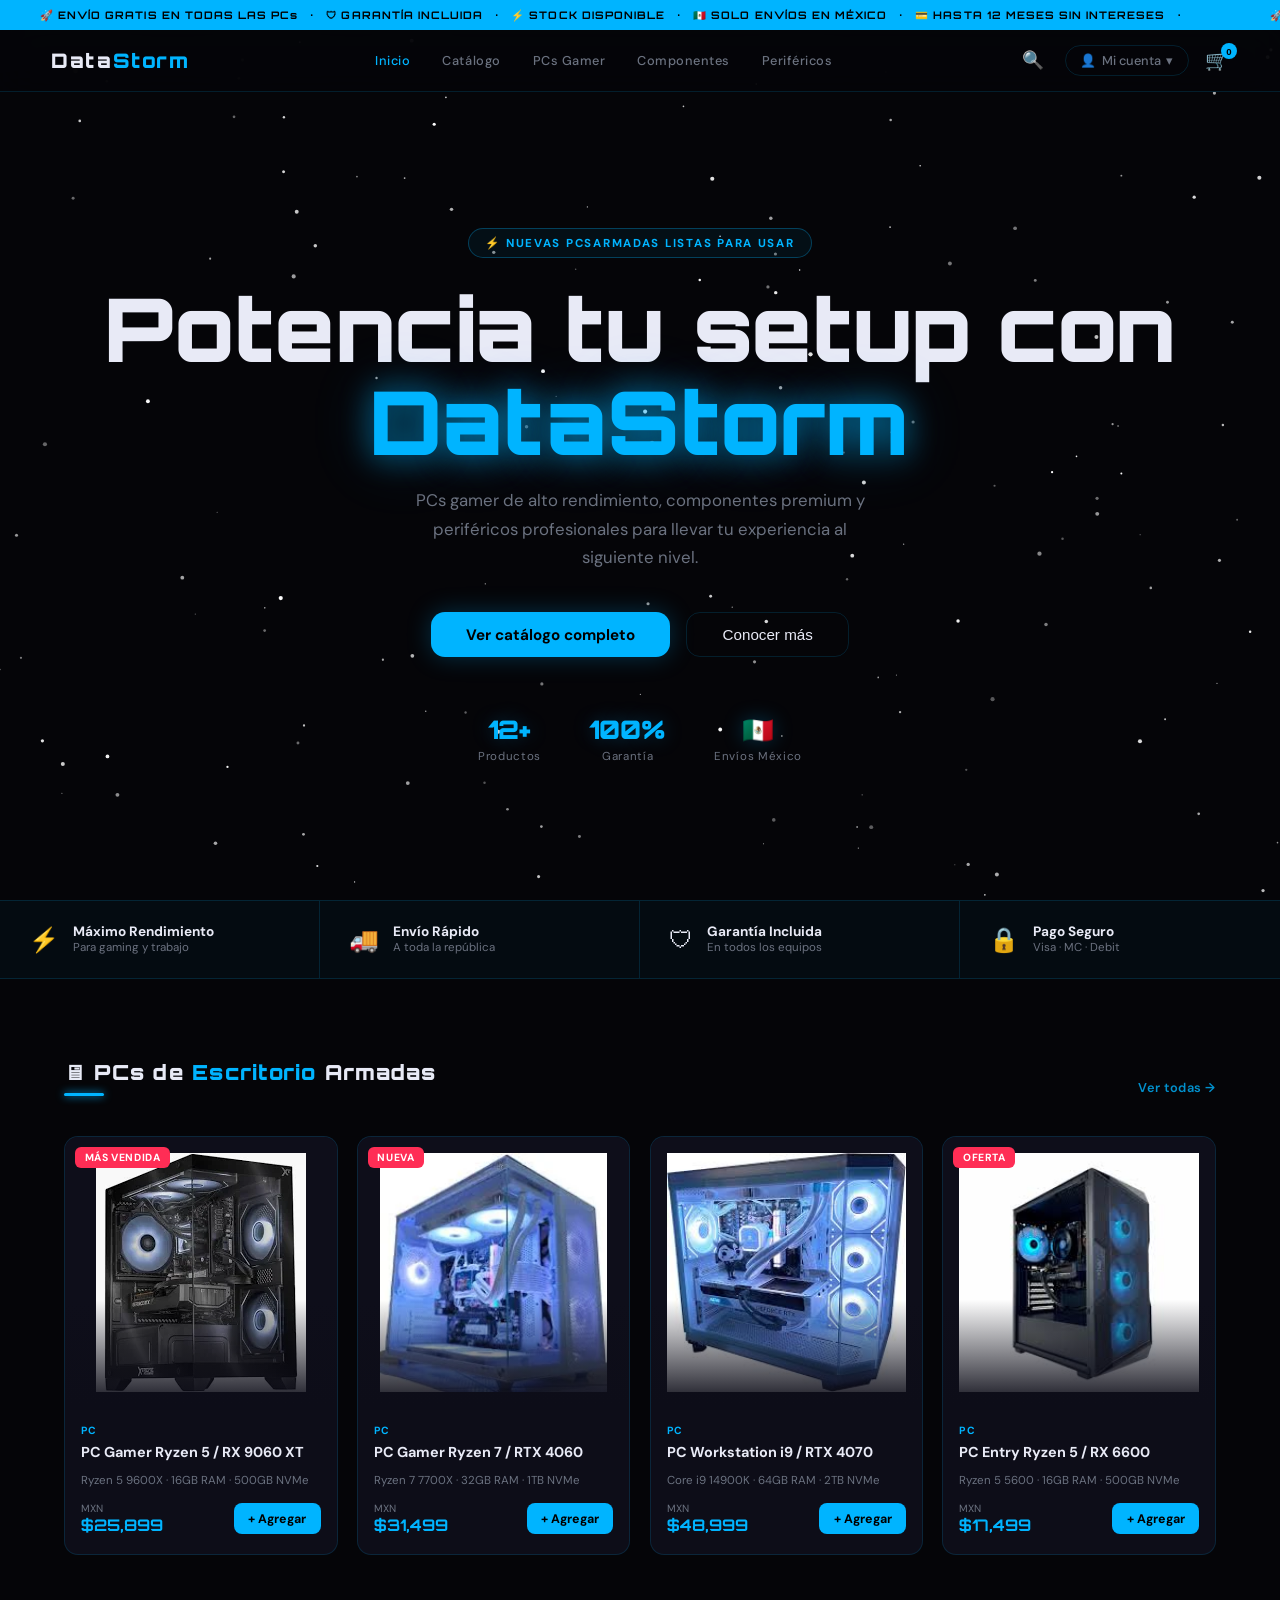
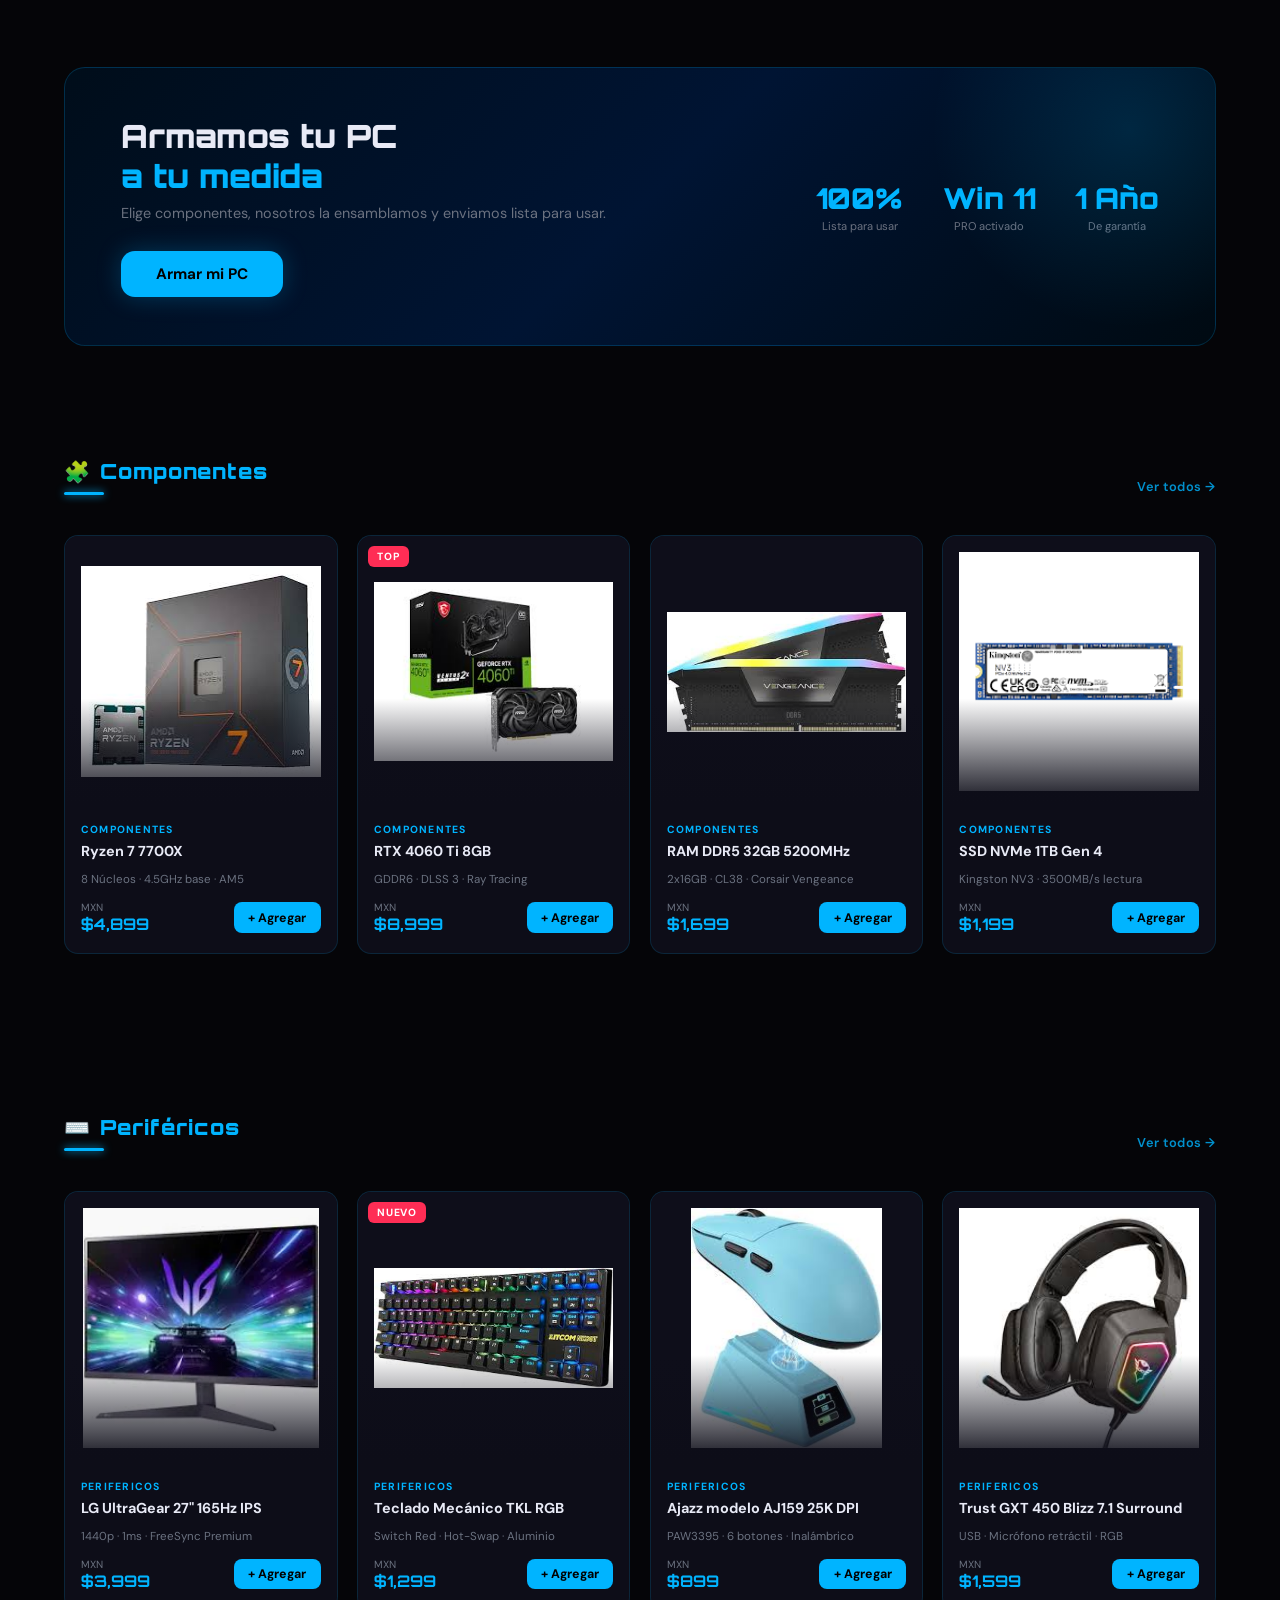
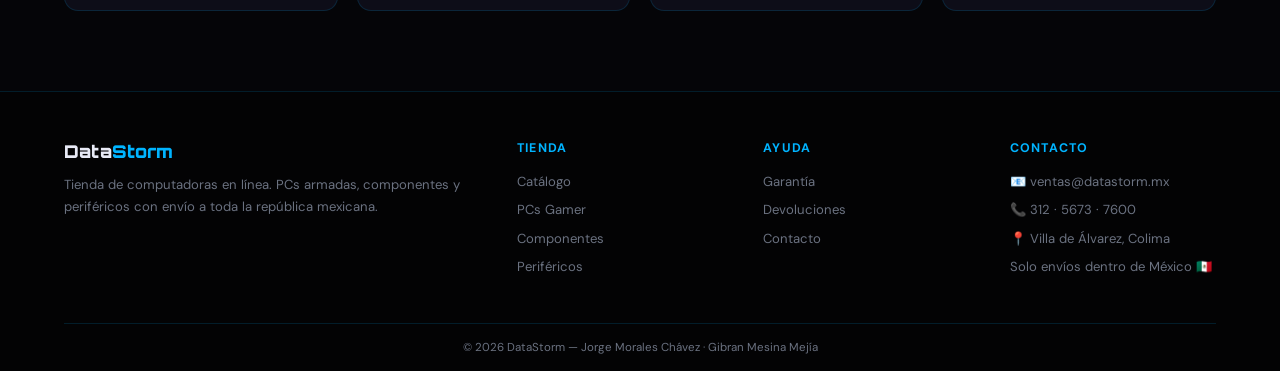
<file: index.html>
<!DOCTYPE html>
<html lang="es">
<head>
<meta charset="UTF-8">
<meta name="viewport" content="width=device-width, initial-scale=1.0">
<title>DataStorm — Tienda de Computadoras</title>
<link rel="preconnect" href="https://fonts.googleapis.com">
<link href="https://fonts.googleapis.com/css2?family=Orbitron:wght@400;700;900&family=DM+Sans:wght@300;400;500;700&display=swap" rel="stylesheet">
<link rel="stylesheet" href="assets/css/estilo.css">
<style>
.hero { position: relative; z-index: 1; min-height: calc(100vh - 92px); display: flex; flex-direction: column; align-items: center; justify-content: center; text-align: center; padding: 4rem 2rem; }
.hero-eyebrow { display: inline-flex; align-items: center; gap: .5rem; font-size: .72rem; font-weight: 700; letter-spacing: .15em; color: var(--neon); border: 1px solid rgba(0,180,255,.3); background: rgba(0,180,255,.06); padding: .4rem 1rem; border-radius: 99px; margin-bottom: 1.5rem; animation: fadeUp .6s ease both; }
.hero-title { font-family: var(--font-head); font-size: clamp(2.4rem, 7vw, 5.5rem); font-weight: 900; line-height: 1.05; margin-bottom: 1.2rem; animation: fadeUp .7s .1s ease both; }
.hero-title .glow { color: var(--neon); text-shadow: 0 0 30px rgba(0,180,255,.6), 0 0 60px rgba(0,180,255,.3); }
.hero-sub { font-size: 1.05rem; color: var(--text-dim); max-width: 480px; line-height: 1.7; margin-bottom: 2.5rem; animation: fadeUp .7s .2s ease both; }
.hero-btns { display: flex; gap: 1rem; flex-wrap: wrap; justify-content: center; animation: fadeUp .7s .3s ease both; }
.btn-primary { padding: .8rem 2.2rem; border-radius: var(--radius); background: var(--neon); color: #000; font-weight: 700; font-size: .95rem; transition: box-shadow .2s, transform .2s; box-shadow: 0 0 24px var(--neon-glow); cursor: pointer; border: none; }
.btn-primary:hover { transform: translateY(-2px); box-shadow: 0 0 40px rgba(0,180,255,.5); }
.btn-ghost { padding: .8rem 2.2rem; border-radius: var(--radius); border: 1.5px solid var(--border); color: var(--text); font-weight: 500; font-size: .95rem; transition: border-color .2s, color .2s; background: none; cursor: pointer; }
.btn-ghost:hover { border-color: var(--neon); color: var(--neon); }
.hero-stats { display: flex; gap: 3rem; margin-top: 3.5rem; animation: fadeUp .7s .45s ease both; }
.stat-item { text-align: center; }
.stat-num { font-family: var(--font-head); font-size: 1.6rem; font-weight: 900; color: var(--neon); text-shadow: 0 0 20px var(--neon-glow); }
.stat-label { font-size: .72rem; color: var(--text-dim); margin-top: .2rem; letter-spacing: .06em; }
.benefits { position: relative; z-index: 1; display: grid; grid-template-columns: repeat(4, 1fr); gap: 0; border-top: 1px solid var(--border); border-bottom: 1px solid var(--border); background: rgba(0,180,255,.04); }
.benefit-item { display: flex; align-items: center; gap: .9rem; padding: 1.4rem 1.8rem; border-right: 1px solid var(--border); }
.benefit-item:last-child { border-right: none; }
.benefit-icon { font-size: 1.5rem; }
.benefit-title { font-size: .85rem; font-weight: 700; }
.benefit-sub { font-size: .72rem; color: var(--text-dim); }
.section { position: relative; z-index: 1; padding: 5rem clamp(1.2rem,5vw,4rem); }
.section-header { display: flex; align-items: flex-end; justify-content: space-between; margin-bottom: 2.5rem; }
.section-title { font-family: var(--font-head); font-size: 1.3rem; font-weight: 900; letter-spacing: .06em; }
.section-title span { color: var(--neon); }
.section-line { display: block; width: 40px; height: 3px; background: var(--neon); border-radius: 2px; margin-top: .5rem; box-shadow: 0 0 8px var(--neon); }
.section-link { font-size: .8rem; color: var(--neon); font-weight: 600; letter-spacing: .04em; opacity: .8; transition: opacity .2s; cursor: pointer; }
.section-link:hover { opacity: 1; }
.products-grid { display: grid; grid-template-columns: repeat(auto-fill, minmax(230px, 1fr)); gap: 1.2rem; }
.product-card { background: var(--card); border: 1px solid var(--border); border-radius: var(--radius); overflow: hidden; cursor: pointer; transition: transform .3s, box-shadow .3s, border-color .3s; opacity: 0; transform: translateY(30px); }
.product-card.visible { opacity: 1; transform: translateY(0); transition: opacity .5s ease, transform .5s ease, box-shadow .3s, border-color .3s; }
.product-card:hover { transform: translateY(-6px); box-shadow: 0 12px 40px rgba(0,180,255,.15), 0 0 0 1px rgba(0,180,255,.3); border-color: rgba(0,180,255,.35); }
.product-img { aspect-ratio: 1; background: var(--bg3); display: flex; align-items: center; justify-content: center; font-size: 4rem; position: relative; overflow: hidden; }
.product-img::after { content: ''; position: absolute; inset: 0; background: linear-gradient(to bottom, transparent 60%, var(--card)); }
.product-badge { position: absolute; top: 10px; left: 10px; background: var(--red); color: #fff; font-size: .65rem; font-weight: 700; letter-spacing: .06em; padding: .25rem .6rem; border-radius: 6px; z-index: 1; }
.product-body { padding: 1rem 1rem 1.2rem; }
.product-cat { font-size: .65rem; font-weight: 700; letter-spacing: .12em; color: var(--neon); text-transform: uppercase; margin-bottom: .35rem; }
.product-name { font-size: .9rem; font-weight: 700; line-height: 1.35; margin-bottom: .6rem; color: var(--text); }
.product-specs { font-size: .72rem; color: var(--text-dim); margin-bottom: .8rem; line-height: 1.5; }
.product-footer { display: flex; align-items: center; justify-content: space-between; margin-top: auto; }
.product-price { font-family: var(--font-head); font-size: 1rem; font-weight: 700; color: var(--neon); }
.product-price small { font-family: var(--font-body); font-size: .65rem; color: var(--text-dim); font-weight: 400; display: block; }
.btn-add-card { background: var(--neon); color: #000; border: none; border-radius: 8px; padding: .45rem .9rem; font-family: var(--font-body); font-size: .78rem; font-weight: 700; cursor: pointer; transition: opacity .2s, transform .1s; }
.btn-add-card:hover { opacity: .85; }
.btn-add-card:active { transform: scale(.95); }
.mid-banner { position: relative; z-index: 1; margin: 2rem clamp(1.2rem,5vw,4rem); border-radius: calc(var(--radius)*1.5); overflow: hidden; background: linear-gradient(135deg, #000d1a 0%, #001433 50%, #000a12 100%); border: 1px solid rgba(0,180,255,.2); padding: 3rem 3.5rem; display: flex; align-items: center; justify-content: space-between; gap: 2rem; }
.mid-banner::before { content: ''; position: absolute; top: -50%; right: -10%; width: 400px; height: 400px; background: radial-gradient(circle, rgba(0,180,255,.15) 0%, transparent 70%); pointer-events: none; }
.banner-text h2 { font-family: var(--font-head); font-size: clamp(1.2rem,3vw,2rem); font-weight: 900; margin-bottom: .5rem; }
.banner-text h2 span { color: var(--neon); }
.banner-text p { color: var(--text-dim); font-size: .9rem; }
.banner-stats { display: flex; gap: 2.5rem; flex-shrink: 0; }
.bstat { text-align: center; }
.bstat-num { font-family: var(--font-head); font-size: 1.8rem; font-weight: 900; color: var(--neon); }
.bstat-label { font-size: .7rem; color: var(--text-dim); margin-top: .2rem; }
.footer { position: relative; z-index: 1; border-top: 1px solid var(--border); padding: 3rem clamp(1.2rem,5vw,4rem) 0; background: rgba(0,0,0,.4); }
.footer-grid { display: grid; grid-template-columns: 2fr repeat(3,1fr); gap: 2.5rem; padding-bottom: 2.5rem; }
.footer-brand .logo { font-family: var(--font-head); font-size: 1.1rem; font-weight: 900; margin-bottom: .75rem; color: var(--text); }
.footer-brand .logo span { color: var(--neon); }
.footer-brand p { font-size: .82rem; color: var(--text-dim); line-height: 1.7; }
.footer-col h4 { font-size: .78rem; font-weight: 700; letter-spacing: .1em; color: var(--neon); margin-bottom: .9rem; }
.footer-col li { margin-bottom: .45rem; }
.footer-col a { font-size: .82rem; color: var(--text-dim); transition: color .2s; cursor: pointer; }
.footer-col a:hover { color: var(--text); }
.footer-bar { border-top: 1px solid var(--border); text-align: center; padding: 1rem; font-size: .72rem; color: var(--text-dim); }
.reveal { opacity: 0; transform: translateY(28px); transition: opacity .6s ease, transform .6s ease; }
.reveal.visible { opacity: 1; transform: translateY(0); }
@keyframes fadeUp { from { opacity:0; transform:translateY(12px); } to { opacity:1; transform:translateY(0); } }
@media (max-width: 900px) { .benefits { grid-template-columns: 1fr 1fr; } .benefit-item:nth-child(2) { border-right: none; } .footer-grid { grid-template-columns: 1fr 1fr; } .mid-banner { flex-direction: column; text-align: center; } .banner-stats { justify-content: center; } }
@media (max-width: 600px) { .nav-center { display: none; } .benefits { grid-template-columns: 1fr; } .benefit-item { border-right: none; border-bottom: 1px solid var(--border); } .hero-stats { gap: 1.5rem; } .footer-grid { grid-template-columns: 1fr; } }
</style>
</head>
<body>
<canvas id="particles-canvas"></canvas>
<div class="top-bar"><div class="marquee-track" id="marquee-track"></div></div>
<nav class="navbar">
  <a class="nav-logo" href="index.html">Data<span>Storm</span></a>
  <div class="nav-center">
    <a href="index.html" class="active">Inicio</a>
    <a href="pages/catalogo.html">Catálogo</a>
    <a href="pages/catalogo.html?cat=pc">PCs Gamer</a>
    <a href="pages/catalogo.html?cat=componentes">Componentes</a>
    <a href="pages/catalogo.html?cat=perifericos">Periféricos</a>
  </div>
  <div class="nav-right">
    <div class="search-wrap">
      <button class="search-btn" id="search-btn" onclick="toggleSearch()" title="Buscar">🔍</button>
      <div class="search-box" id="search-box">
        <div class="search-input-wrap"><span>🔍</span><input type="text" id="search-input" placeholder="Buscar productos…" oninput="buscar(this.value)" autocomplete="off"></div>
        <div class="search-results" id="search-results"><div class="search-empty">Escribe para buscar…</div></div>
      </div>
    </div>
    <div class="auth-nav-item">
      <button class="auth-trigger" id="auth-trigger" onclick="toggleAuthMenu(event)">👤 <span id="auth-label">Mi cuenta</span> ▾</button>
      <div class="auth-dropdown" id="auth-dropdown"></div>
    </div>
    <button class="cart-btn" onclick="location.href='pages/carrito.html'" title="Carrito">🛒<span class="cart-badge" id="cart-count">0</span></button>
  </div>
</nav>
<section class="hero">
  <div class="hero-eyebrow">⚡ NUEVAS PCSARMADAS LISTAS PARA USAR</div>
  <h1 class="hero-title">Potencia tu setup con <span class="glow">DataStorm</span></h1>
  <p class="hero-sub">PCs gamer de alto rendimiento, componentes premium y periféricos profesionales para llevar tu experiencia al siguiente nivel.</p>
  <div class="hero-btns">
    <a href="pages/catalogo.html" class="btn-primary">Ver catálogo completo</a>
    <button class="btn-ghost" onclick="document.querySelector('.benefits').scrollIntoView({behavior:'smooth'})">Conocer más</button>
  </div>
  <div class="hero-stats">
    <div class="stat-item"><div class="stat-num">12+</div><div class="stat-label">Productos</div></div>
    <div class="stat-item"><div class="stat-num">100%</div><div class="stat-label">Garantía</div></div>
    <div class="stat-item"><div class="stat-num">🇲🇽</div><div class="stat-label">Envíos México</div></div>
  </div>
</section>
<div class="benefits">
  <div class="benefit-item"><span class="benefit-icon">⚡</span><div><div class="benefit-title">Máximo Rendimiento</div><div class="benefit-sub">Para gaming y trabajo</div></div></div>
  <div class="benefit-item"><span class="benefit-icon">🚚</span><div><div class="benefit-title">Envío Rápido</div><div class="benefit-sub">A toda la república</div></div></div>
  <div class="benefit-item"><span class="benefit-icon">🛡</span><div><div class="benefit-title">Garantía Incluida</div><div class="benefit-sub">En todos los equipos</div></div></div>
  <div class="benefit-item"><span class="benefit-icon">🔒</span><div><div class="benefit-title">Pago Seguro</div><div class="benefit-sub">Visa · MC · Debit</div></div></div>
</div>
<section class="section">
  <div class="section-header reveal">
    <div><div class="section-title">🖥 PCs de <span>Escritorio</span> Armadas</div><span class="section-line"></span></div>
    <a href="pages/catalogo.html?cat=pc" class="section-link">Ver todas →</a>
  </div>
  <div class="products-grid" id="grid-pcs"></div>
</section>
<div class="mid-banner reveal">
  <div class="banner-text">
    <h2>Armamos tu PC<br><span>a tu medida</span></h2>
    <p>Elige componentes, nosotros la ensamblamos y enviamos lista para usar.</p>
    <br>
    <a href="pages/armar-pc.html" class="btn-primary" style="display:inline-block;margin-top:.5rem">Armar mi PC</a>
  </div>
  <div class="banner-stats">
    <div class="bstat"><div class="bstat-num">100%</div><div class="bstat-label">Lista para usar</div></div>
    <div class="bstat"><div class="bstat-num">Win 11</div><div class="bstat-label">PRO activado</div></div>
    <div class="bstat"><div class="bstat-num">1 Año</div><div class="bstat-label">De garantía</div></div>
  </div>
</div>
<section class="section">
  <div class="section-header reveal">
    <div><div class="section-title">🧩 <span>Componentes</span></div><span class="section-line"></span></div>
    <a href="pages/catalogo.html?cat=componentes" class="section-link">Ver todos →</a>
  </div>
  <div class="products-grid" id="grid-componentes"></div>
</section>
<section class="section">
  <div class="section-header reveal">
    <div><div class="section-title">⌨️ <span>Periféricos</span></div><span class="section-line"></span></div>
    <a href="pages/catalogo.html?cat=perifericos" class="section-link">Ver todos →</a>
  </div>
  <div class="products-grid" id="grid-perifericos"></div>
</section>
<footer class="footer">
  <div class="footer-grid">
    <div class="footer-brand"><div class="logo">Data<span>Storm</span></div><p>Tienda de computadoras en línea. PCs armadas, componentes y periféricos con envío a toda la república mexicana.</p></div>
    <div class="footer-col"><h4>TIENDA</h4><ul><li><a href="pages/catalogo.html">Catálogo</a></li><li><a href="pages/catalogo.html?cat=pc">PCs Gamer</a></li><li><a href="pages/catalogo.html?cat=componentes">Componentes</a></li><li><a href="pages/catalogo.html?cat=perifericos">Periféricos</a></li></ul></div>
    <div class="footer-col"><h4>AYUDA</h4><ul><li><a href="#">Garantía</a></li><li><a href="#">Devoluciones</a></li><li><a href="#">Contacto</a></li></ul></div>
    <div class="footer-col"><h4>CONTACTO</h4><ul><li><a href="mailto:ventas@datastorm.mx">📧 ventas@datastorm.mx</a></li><li><a href="tel:+523301234">📞 312 · 5673 · 7600</a></li><li><a href="#">📍 Villa de Álvarez, Colima</a></li><li><a href="#">Solo envíos dentro de México 🇲🇽</a></li></ul></div>
  </div>
  <div class="footer-bar">© 2026 DataStorm — Jorge Morales Chávez · Gibran Mesina Mejía</div>
</footer>
<div id="toast"></div>
<div class="auth-modal-overlay" id="auth-modal">
  <div class="auth-modal-box">
    <button class="auth-modal-close" onclick="cerrarModal()">✕</button>
    <div class="auth-tabs">
      <button class="auth-tab active" id="tab-login" onclick="switchTab('login')">Iniciar sesión</button>
      <button class="auth-tab" id="tab-registro" onclick="switchTab('registro')">Crear cuenta</button>
      <div class="auth-tab-bar" id="tab-bar"></div>
    </div>
    <div id="panel-login">
      <div class="form-group"><label>CORREO ELECTRÓNICO</label><input type="email" id="l-correo" placeholder="tu@correo.com" onkeypress="if(event.key==='Enter')loginSubmit()"></div>
      <div class="form-group"><label>CONTRASEÑA</label><input type="password" id="l-pass" placeholder="••••••••" onkeypress="if(event.key==='Enter')loginSubmit()"></div>
      <button class="btn-submit" onclick="loginSubmit()">Iniciar sesión</button>
      <p class="auth-switch">¿No tienes cuenta? <a onclick="switchTab('registro')">Regístrate</a></p>
    </div>
    <div id="panel-registro" style="display:none">
      <div class="form-group"><label>NOMBRE COMPLETO</label><input type="text" id="r-nombre" placeholder="Jorge Morales Chávez"></div>
      <div style="display:grid;grid-template-columns:1fr 1fr;gap:.8rem">
        <div class="form-group"><label>TELÉFONO</label><input type="tel" id="r-tel" placeholder="33-1234-5678"></div>
        <div class="form-group"><label>CORREO</label><input type="email" id="r-correo" placeholder="tu@correo.com"></div>
      </div>
      <div class="form-group"><label>DOMICILIO</label><input type="text" id="r-dom" placeholder="Calle, número, ciudad"></div>
      <div class="form-group"><label>CONTRASEÑA</label><input type="password" id="r-pass" placeholder="Mínimo 6 caracteres"></div>
      <button class="btn-submit" onclick="registroSubmit()">Crear mi cuenta</button>
      <p class="auth-switch">¿Ya tienes cuenta? <a onclick="switchTab('login')">Inicia sesión</a></p>
    </div>
  </div>
</div>
<script src="assets/js/productos.js"></script>
<script src="assets/js/carrito.js"></script>
<script src="assets/js/funciones.js"></script>
<script src="assets/js/busqueda.js"></script>
<script src="assets/js/auth.js"></script>
<script>
const grid_pcs = document.getElementById('grid-pcs');
const grid_comp = document.getElementById('grid-componentes');
const grid_perf = document.getElementById('grid-perifericos');
 
if(grid_pcs) grid_pcs.innerHTML = PRODUCTOS.filter(p => p.cat === 'pc').map(p => `
  <div class="product-card" onclick="location.href='pages/producto.html?id=${p.id}'">
    <div class="product-img"><img src="${getImagePath(p.image)}" alt="${p.nombre}" style="width:100%; height:100%; object-fit:contain; padding:1rem;" onerror="this.style.display='none'">${p.badge ? `<span class="product-badge">${p.badge}</span>` : ''}</div>
    <div class="product-body"><div class="product-cat">${p.cat.toUpperCase()}</div><div class="product-name">${p.nombre}</div><div class="product-specs">${p.specs}</div>
    <div class="product-footer"><div class="product-price"><small>MXN</small>$${p.precio.toLocaleString('es-MX')}</div><button class="btn-add-card" onclick="event.stopPropagation(); agregarCarrito(${p.id})">+ Agregar</button></div></div>
  </div>
`).join('');
 
if(grid_comp) grid_comp.innerHTML = PRODUCTOS.filter(p => p.cat === 'componentes').map(p => `
  <div class="product-card" onclick="location.href='pages/producto.html?id=${p.id}'">
    <div class="product-img"><img src="${getImagePath(p.image)}" alt="${p.nombre}" style="width:100%; height:100%; object-fit:contain; padding:1rem;" onerror="this.style.display='none'">${p.badge ? `<span class="product-badge">${p.badge}</span>` : ''}</div>
    <div class="product-body"><div class="product-cat">${p.cat.toUpperCase()}</div><div class="product-name">${p.nombre}</div><div class="product-specs">${p.specs}</div>
    <div class="product-footer"><div class="product-price"><small>MXN</small>$${p.precio.toLocaleString('es-MX')}</div><button class="btn-add-card" onclick="event.stopPropagation(); agregarCarrito(${p.id})">+ Agregar</button></div></div>
  </div>
`).join('');
 
if(grid_perf) grid_perf.innerHTML = PRODUCTOS.filter(p => p.cat === 'perifericos').map(p => `
  <div class="product-card" onclick="location.href='pages/producto.html?id=${p.id}'">
    <div class="product-img"><img src="${getImagePath(p.image)}" alt="${p.nombre}" style="width:100%; height:100%; object-fit:contain; padding:1rem;" onerror="this.style.display='none'">${p.badge ? `<span class="product-badge">${p.badge}</span>` : ''}</div>
    <div class="product-body"><div class="product-cat">${p.cat.toUpperCase()}</div><div class="product-name">${p.nombre}</div><div class="product-specs">${p.specs}</div>
    <div class="product-footer"><div class="product-price"><small>MXN</small>$${p.precio.toLocaleString('es-MX')}</div><button class="btn-add-card" onclick="event.stopPropagation(); agregarCarrito(${p.id})">+ Agregar</button></div></div>
  </div>
`).join('');
 
setupScrollReveal();
</script>
</body>
</html>
</file>
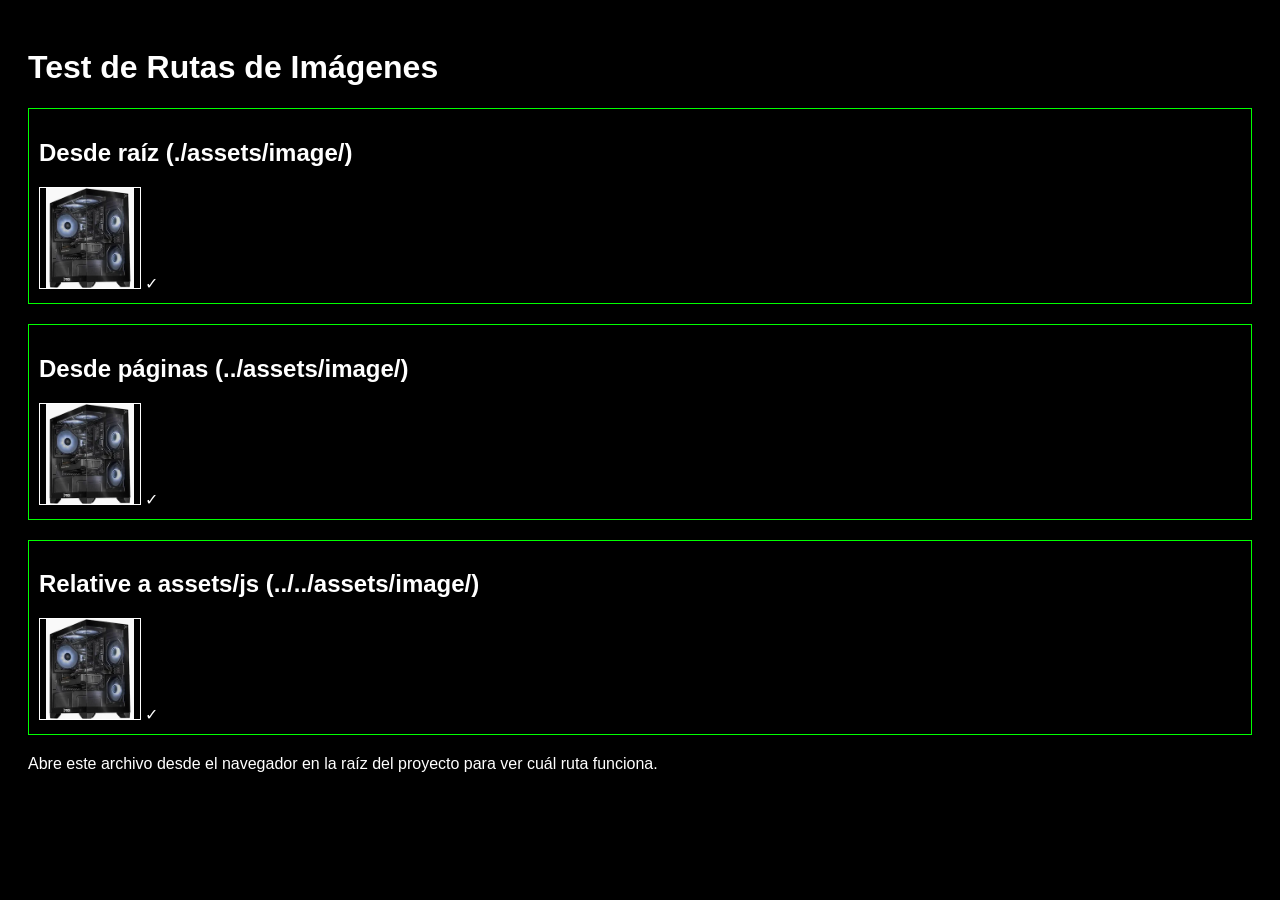
<file: test-rutas.html>
<!DOCTYPE html>
<html lang="es">
<head>
<meta charset="UTF-8">
<title>Test de Rutas</title>
<style>
  body { background: #000; color: #fff; font-family: Arial; padding: 20px; }
  .test { margin: 20px 0; padding: 10px; border: 1px solid #0f0; }
  img { width: 100px; height: 100px; object-fit: contain; border: 1px solid #fff; }
  .error { color: red; }
</style>
</head>
<body>

<h1>Test de Rutas de Imágenes</h1>

<div class="test">
  <h2>Desde raíz (./assets/image/)</h2>
  <img src="./assets/image/id1.png" alt="id1" onerror="this.nextElementSibling.innerHTML='❌ FALLA'">
  <span>✓</span>
</div>

<div class="test">
  <h2>Desde páginas (../assets/image/)</h2>
  <img src="../assets/image/id1.png" alt="id1" onerror="this.nextElementSibling.innerHTML='❌ FALLA'">
  <span>✓</span>
</div>

<div class="test">
  <h2>Relative a assets/js (../../assets/image/)</h2>
  <img src="../../assets/image/id1.png" alt="id1" onerror="this.nextElementSibling.innerHTML='❌ FALLA'">
  <span>✓</span>
</div>

<p>Abre este archivo desde el navegador en la raíz del proyecto para ver cuál ruta funciona.</p>

</body>
</html>
</file>
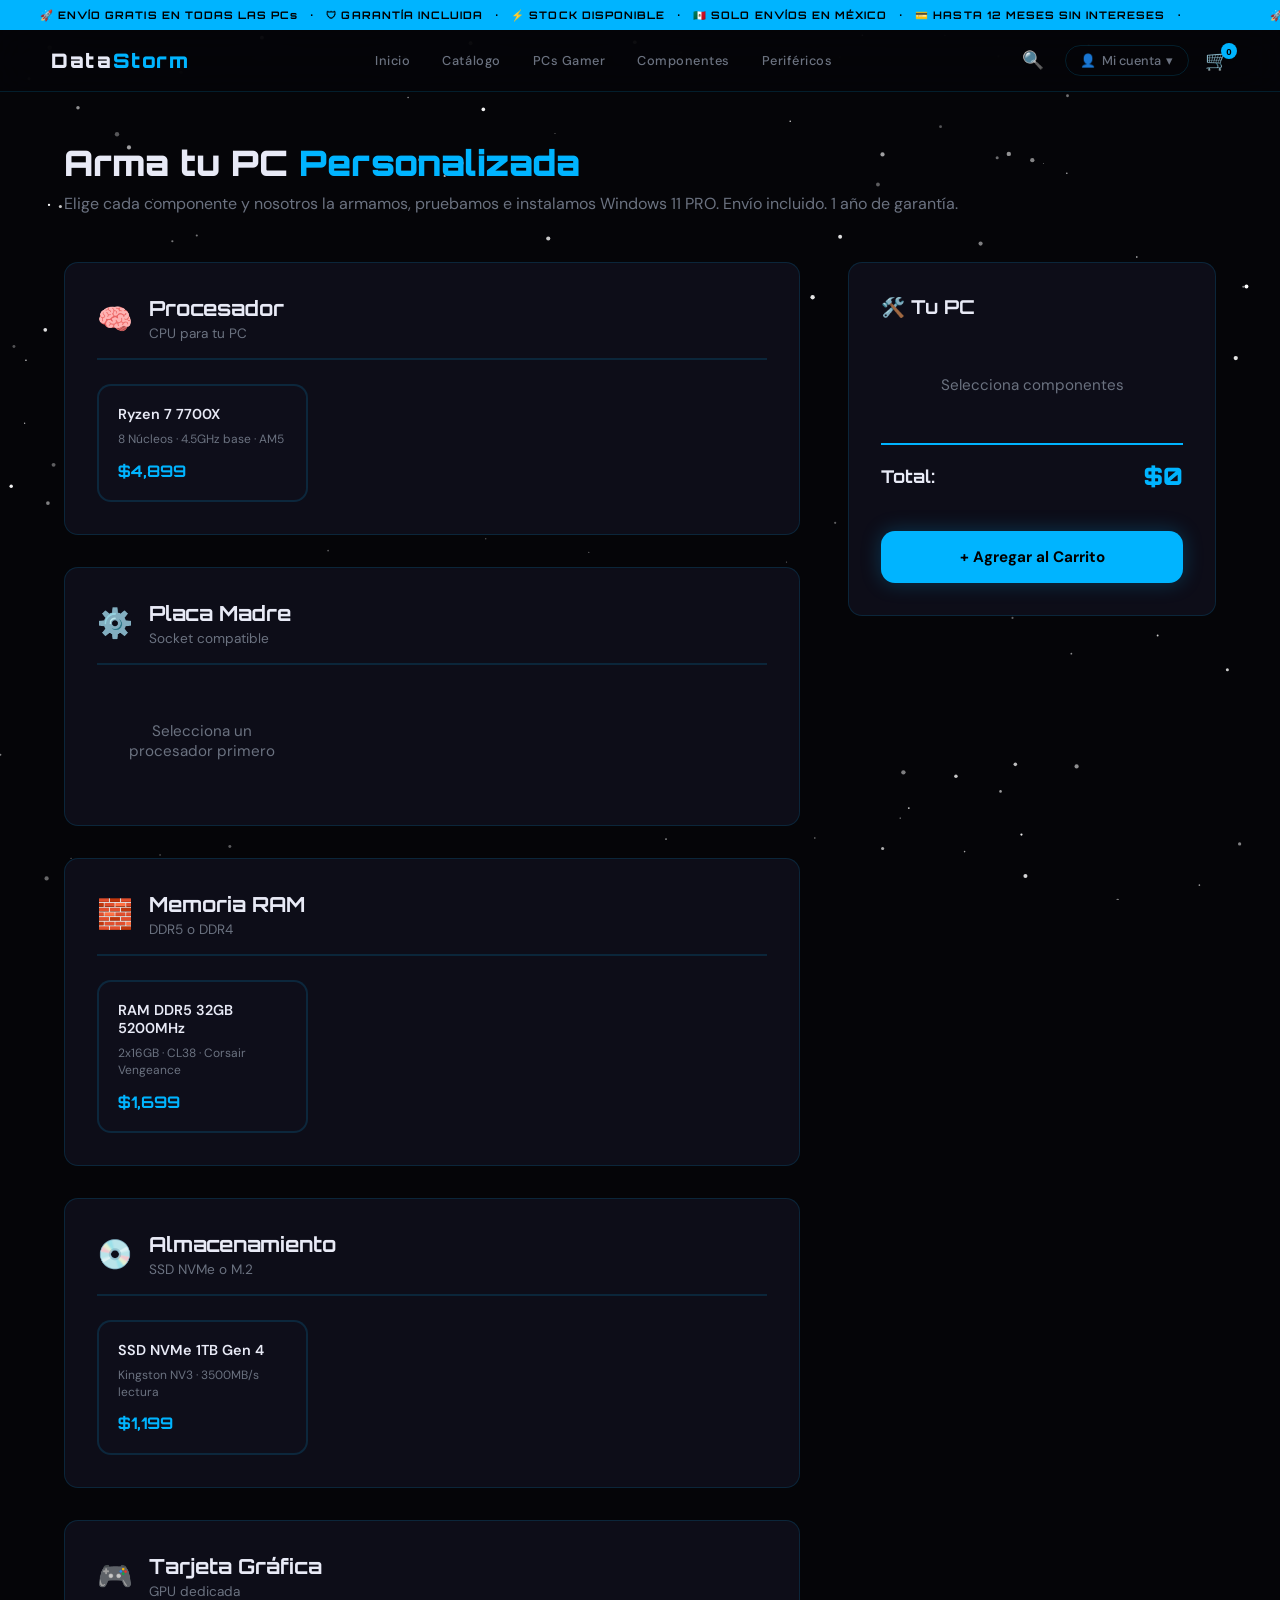
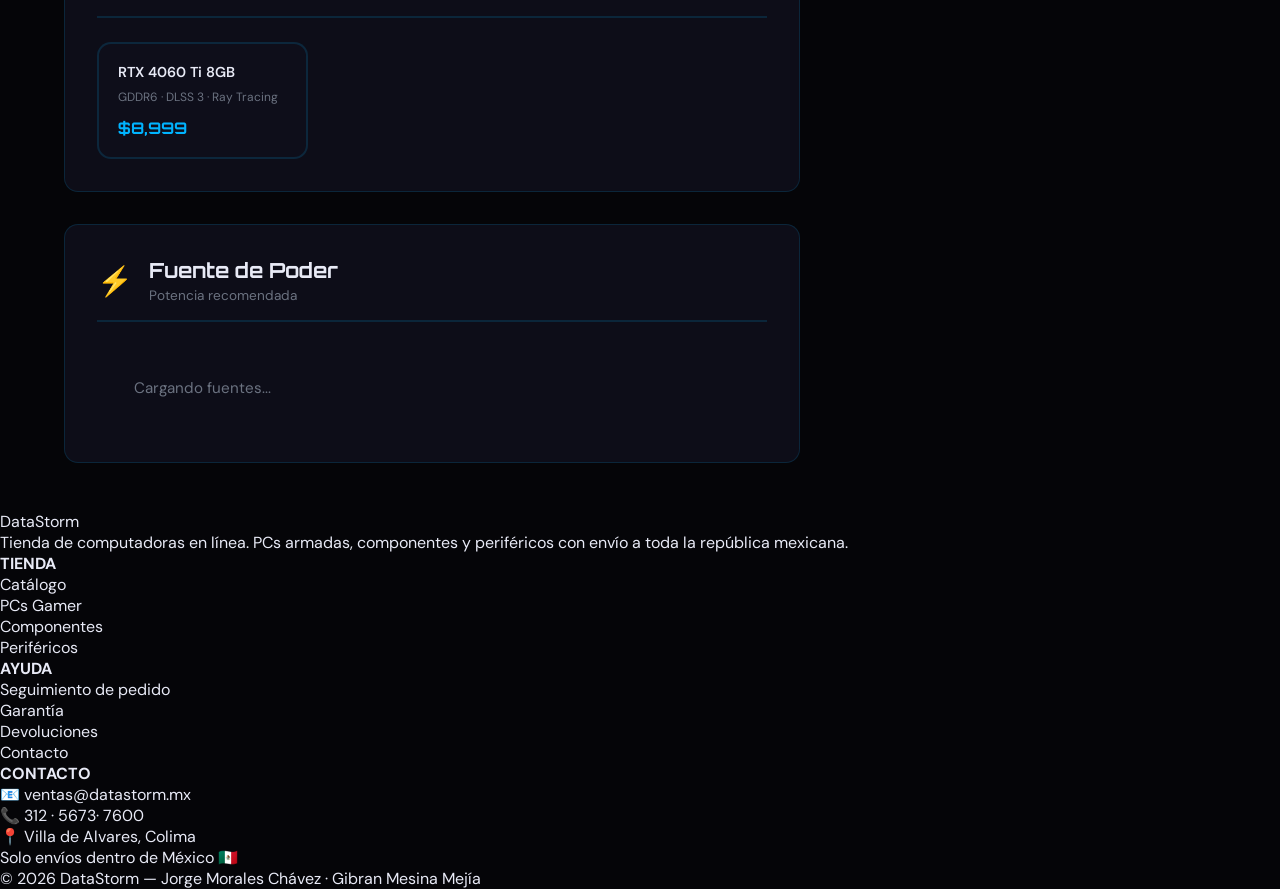
<file: pages/armar-pc.html>
<!DOCTYPE html>
<html lang="es">
<head>
<meta charset="UTF-8">
<meta name="viewport" content="width=device-width, initial-scale=1.0">
<title>Armar PC — DataStorm</title>
<link rel="preconnect" href="https://fonts.googleapis.com">
<link href="https://fonts.googleapis.com/css2?family=Orbitron:wght@400;700;900&family=DM+Sans:wght@300;400;500;700&display=swap" rel="stylesheet">
<link rel="stylesheet" href="../assets/css/estilo.css">
<style>
.builder-page {
  position: relative; z-index: 1;
  padding: 3rem clamp(1.2rem,5vw,4rem);
  min-height: calc(100vh - 92px);
}

.builder-title {
  font-family: var(--font-head);
  font-size: 2.2rem;
  font-weight: 900;
  margin-bottom: 0.5rem;
  color: var(--text);
}

.builder-title span { color: var(--neon); }

.builder-subtitle {
  color: var(--text-dim);
  margin-bottom: 3rem;
  font-size: 1rem;
}

.builder-container {
  display: grid;
  grid-template-columns: 2fr 1fr;
  gap: 3rem;
}

.builder-sections {
  display: flex;
  flex-direction: column;
  gap: 2rem;
}

.builder-section {
  background: var(--card);
  border: 1px solid var(--border);
  border-radius: var(--radius);
  padding: 2rem;
}

.section-header {
  display: flex;
  align-items: center;
  gap: 1rem;
  margin-bottom: 1.5rem;
  padding-bottom: 1rem;
  border-bottom: 2px solid var(--border);
}

.section-icon {
  font-size: 1.8rem;
}

.section-title {
  font-family: var(--font-head);
  font-size: 1.3rem;
  font-weight: 700;
  color: var(--text);
}

.section-subtitle {
  color: var(--text-dim);
  font-size: 0.85rem;
  margin-top: 0.25rem;
}

.component-grid {
  display: grid;
  grid-template-columns: repeat(auto-fill, minmax(200px, 1fr));
  gap: 1.2rem;
}

.component-card {
  background: var(--bg3);
  border: 2px solid var(--border);
  border-radius: var(--radius);
  padding: 1.2rem;
  cursor: pointer;
  transition: all .2s;
  position: relative;
}

.component-card:hover {
  border-color: var(--neon);
  box-shadow: 0 0 16px var(--neon-glow);
}

.component-card.selected {
  border-color: var(--neon);
  background: rgba(0,180,255,.08);
}

.component-name {
  font-size: 0.9rem;
  font-weight: 600;
  color: var(--text);
  margin-bottom: 0.5rem;
}

.component-specs {
  font-size: 0.75rem;
  color: var(--text-dim);
  margin-bottom: 0.8rem;
  line-height: 1.4;
}

.component-price {
  font-family: var(--font-head);
  font-size: 1rem;
  font-weight: 700;
  color: var(--neon);
}

.builder-summary {
  background: var(--card);
  border: 1px solid var(--border);
  border-radius: var(--radius);
  padding: 2rem;
  height: fit-content;
  position: sticky;
  top: 100px;
}

.summary-title {
  font-family: var(--font-head);
  font-size: 1.2rem;
  font-weight: 700;
  margin-bottom: 1.5rem;
  color: var(--text);
}

.summary-item {
  display: flex;
  justify-content: space-between;
  align-items: center;
  padding: 0.8rem 0;
  border-bottom: 1px solid var(--border);
  font-size: 0.9rem;
}

.summary-item-name {
  color: var(--text-dim);
}

.summary-item-value {
  color: var(--neon);
  font-weight: 700;
}

.summary-total {
  display: flex;
  justify-content: space-between;
  align-items: center;
  padding: 1rem 0;
  margin-top: 1rem;
  padding-top: 1rem;
  border-top: 2px solid var(--neon);
}

.summary-total-label {
  font-family: var(--font-head);
  font-size: 1.1rem;
  font-weight: 700;
  color: var(--text);
}

.summary-total-value {
  font-family: var(--font-head);
  font-size: 1.5rem;
  font-weight: 900;
  color: var(--neon);
}

.summary-btn {
  width: 100%;
  padding: 1rem;
  background: var(--neon);
  color: #000;
  border: none;
  border-radius: var(--radius);
  font-family: var(--font-body);
  font-weight: 700;
  font-size: 0.95rem;
  cursor: pointer;
  margin-top: 1.5rem;
  transition: opacity .2s;
  box-shadow: 0 0 20px var(--neon-glow);
}

.summary-btn:hover {
  opacity: 0.85;
}

.empty-message {
  text-align: center;
  padding: 2rem;
  color: var(--text-dim);
  font-size: 0.95rem;
}

@media (max-width: 1024px) {
  .builder-container {
    grid-template-columns: 1fr;
  }

  .summary {
    position: static;
  }
}

@media (max-width: 600px) {
  .component-grid {
    grid-template-columns: 1fr;
  }

  .builder-subtitle {
    margin-bottom: 2rem;
  }
}
</style>
</head>
<body>
<canvas id="particles-canvas"></canvas>
<div class="top-bar"><div class="marquee-track" id="marquee-track"></div></div>
<nav class="navbar">
  <a class="nav-logo" href="../index.html">Data<span>Storm</span></a>
  <div class="nav-center">
    <a href="../index.html">Inicio</a>
    <a href="catalogo.html">Catálogo</a>
    <a href="catalogo.html?cat=pc">PCs Gamer</a>
    <a href="catalogo.html?cat=componentes">Componentes</a>
    <a href="catalogo.html?cat=perifericos">Periféricos</a>
  </div>
  <div class="nav-right">
    <div class="search-wrap">
      <button class="search-btn" id="search-btn" onclick="toggleSearch()" title="Buscar">🔍</button>
      <div class="search-box" id="search-box">
        <div class="search-input-wrap"><span>🔍</span><input type="text" id="search-input" placeholder="Buscar productos…" oninput="buscar(this.value)" autocomplete="off"></div>
        <div class="search-results" id="search-results"><div class="search-empty">Escribe para buscar…</div></div>
      </div>
    </div>
    <div class="auth-nav-item">
      <button class="auth-trigger" id="auth-trigger" onclick="toggleAuthMenu(event)">👤 <span id="auth-label">Mi cuenta</span> ▾</button>
      <div class="auth-dropdown" id="auth-dropdown"></div>
    </div>
    <button class="cart-btn" onclick="location.href='carrito.html'" title="Carrito">🛒<span class="cart-badge" id="cart-count">0</span></button>
  </div>
</nav>
<div class="auth-modal-overlay" id="auth-modal">
  <div class="auth-modal-box">
    <button class="auth-modal-close" onclick="cerrarModal()">✕</button>
    <div class="auth-tabs">
      <button class="auth-tab active" id="tab-login" onclick="switchTab('login')">Iniciar sesión</button>
      <button class="auth-tab" id="tab-registro" onclick="switchTab('registro')">Crear cuenta</button>
      <div class="auth-tab-bar" id="tab-bar"></div>
    </div>
    <div id="panel-login">
      <div class="form-group"><label>CORREO ELECTRÓNICO</label><input type="email" id="l-correo" placeholder="tu@correo.com" onkeypress="if(event.key==='Enter')loginSubmit()"></div>
      <div class="form-group"><label>CONTRASEÑA</label><input type="password" id="l-pass" placeholder="••••••••" onkeypress="if(event.key==='Enter')loginSubmit()"></div>
      <button class="btn-submit" onclick="loginSubmit()">Iniciar sesión</button>
      <p class="auth-switch">¿No tienes cuenta? <a onclick="switchTab('registro')">Regístrate</a></p>
    </div>
    <div id="panel-registro" style="display:none">
      <div class="form-group"><label>NOMBRE COMPLETO</label><input type="text" id="r-nombre" placeholder="Jorge Morales Chávez"></div>
      <div style="display:grid;grid-template-columns:1fr 1fr;gap:.8rem">
        <div class="form-group"><label>TELÉFONO</label><input type="tel" id="r-tel" placeholder="33-1234-5678"></div>
        <div class="form-group"><label>CORREO</label><input type="email" id="r-correo" placeholder="tu@correo.com"></div>
      </div>
      <div class="form-group"><label>DOMICILIO</label><input type="text" id="r-dom" placeholder="Calle, número, ciudad"></div>
      <div class="form-group"><label>CONTRASEÑA</label><input type="password" id="r-pass" placeholder="Mínimo 6 caracteres"></div>
      <button class="btn-submit" onclick="registroSubmit()">Crear mi cuenta</button>
      <p class="auth-switch">¿Ya tienes cuenta? <a onclick="switchTab('login')">Inicia sesión</a></p>
    </div>
  </div>
</div>

<section class="builder-page">
  <h1 class="builder-title">Arma tu PC <span>Personalizada</span></h1>
  <p class="builder-subtitle">Elige cada componente y nosotros la armamos, pruebamos e instalamos Windows 11 PRO. Envío incluido. 1 año de garantía.</p>
  
  <div class="builder-container">
    <div class="builder-sections">
      <!-- Procesador -->
      <div class="builder-section">
        <div class="section-header">
          <div class="section-icon">🧠</div>
          <div>
            <div class="section-title">Procesador</div>
            <div class="section-subtitle">CPU para tu PC</div>
          </div>
        </div>
        <div class="component-grid" id="grid-cpu">
          <div class="empty-message">Cargando procesadores...</div>
        </div>
      </div>

      <!-- Placa Madre -->
      <div class="builder-section">
        <div class="section-header">
          <div class="section-icon">⚙️</div>
          <div>
            <div class="section-title">Placa Madre</div>
            <div class="section-subtitle">Socket compatible</div>
          </div>
        </div>
        <div class="component-grid" id="grid-motherboard">
          <div class="empty-message">Selecciona un procesador primero</div>
        </div>
      </div>

      <!-- RAM -->
      <div class="builder-section">
        <div class="section-header">
          <div class="section-icon">🧱</div>
          <div>
            <div class="section-title">Memoria RAM</div>
            <div class="section-subtitle">DDR5 o DDR4</div>
          </div>
        </div>
        <div class="component-grid" id="grid-ram">
          <div class="empty-message">Cargando memoria...</div>
        </div>
      </div>

      <!-- Almacenamiento -->
      <div class="builder-section">
        <div class="section-header">
          <div class="section-icon">💿</div>
          <div>
            <div class="section-title">Almacenamiento</div>
            <div class="section-subtitle">SSD NVMe o M.2</div>
          </div>
        </div>
        <div class="component-grid" id="grid-storage">
          <div class="empty-message">Cargando almacenamiento...</div>
        </div>
      </div>

      <!-- GPU -->
      <div class="builder-section">
        <div class="section-header">
          <div class="section-icon">🎮</div>
          <div>
            <div class="section-title">Tarjeta Gráfica</div>
            <div class="section-subtitle">GPU dedicada</div>
          </div>
        </div>
        <div class="component-grid" id="grid-gpu">
          <div class="empty-message">Cargando tarjetas gráficas...</div>
        </div>
      </div>

      <!-- Fuente -->
      <div class="builder-section">
        <div class="section-header">
          <div class="section-icon">⚡</div>
          <div>
            <div class="section-title">Fuente de Poder</div>
            <div class="section-subtitle">Potencia recomendada</div>
          </div>
        </div>
        <div class="component-grid" id="grid-psu">
          <div class="empty-message">Cargando fuentes...</div>
        </div>
      </div>
    </div>

    <div class="builder-summary" id="summary">
      <div class="summary-title">🛠️ Tu PC</div>
      <div id="summary-items">
        <div class="empty-message">Selecciona componentes para armar tu PC</div>
      </div>
      <div class="summary-total">
        <span class="summary-total-label">Total:</span>
        <span class="summary-total-value" id="total-price">$0</span>
      </div>
      <button class="summary-btn" onclick="agregarPCArmaAlCarrito()">+ Agregar al Carrito</button>
    </div>
  </div>
</section>

<footer class="footer">
  <div class="footer-grid">
    <div class="footer-brand"><div class="logo">Data<span>Storm</span></div><p>Tienda de computadoras en línea. PCs armadas, componentes y periféricos con envío a toda la república mexicana.</p></div>
    <div class="footer-col"><h4>TIENDA</h4><ul><li><a href="catalogo.html">Catálogo</a></li><li><a href="catalogo.html?cat=pc">PCs Gamer</a></li><li><a href="catalogo.html?cat=componentes">Componentes</a></li><li><a href="catalogo.html?cat=perifericos">Periféricos</a></li></ul></div>
    <div class="footer-col"><h4>AYUDA</h4><ul><li><a href="#">Seguimiento de pedido</a></li><li><a href="#">Garantía</a></li><li><a href="#">Devoluciones</a></li><li><a href="#">Contacto</a></li></ul></div>
    <div class="footer-col"><h4>CONTACTO</h4><ul><li><a href="mailto:ventas@datastorm.mx">📧 ventas@datastorm.mx</a></li><li><a href="tel:+523301234">📞 312 · 5673· 7600</a></li><li><a href="#">📍 Villa de Alvares, Colima</a></li><li><a href="#">Solo envíos dentro de México 🇲🇽</a></li></ul></div>
  </div>
  <div class="footer-bar">© 2026 DataStorm — Jorge Morales Chávez · Gibran Mesina Mejía</div>
</footer>

<div id="toast"></div>

<script src="../assets/js/particulas.js"></script>
<script src="../assets/js/productos.js"></script>
<script src="../assets/js/carrito.js"></script>
<script src="../assets/js/auth.js"></script>
<script src="../assets/js/funciones.js"></script>
<script src="../assets/js/busqueda.js"></script>

<script>
let pcPersonalizada = {
  nombre: 'PC Personalizada',
  precio: 0,
  componentes: {
    cpu: null,
    motherboard: null,
    ram: null,
    storage: null,
    gpu: null,
    psu: null
  }
};

function renderComponentes() {
  // CPU
  const cpuProducts = PRODUCTOS.filter(p => p.id === 5);
  document.getElementById('grid-cpu').innerHTML = cpuProducts.length ? 
    cpuProducts.map(p => `
      <div class="component-card" onclick="seleccionarComponente('cpu', ${p.id})">
        <div class="component-name">${p.nombre}</div>
        <div class="component-specs">${p.specs}</div>
        <div class="component-price">$${p.precio.toLocaleString('es-MX')}</div>
      </div>
    `).join('') : '<div class="empty-message">No disponible</div>';

  // RAM
  const ramProducts = PRODUCTOS.filter(p => p.id === 7);
  document.getElementById('grid-ram').innerHTML = ramProducts.length ?
    ramProducts.map(p => `
      <div class="component-card" onclick="seleccionarComponente('ram', ${p.id})">
        <div class="component-name">${p.nombre}</div>
        <div class="component-specs">${p.specs}</div>
        <div class="component-price">$${p.precio.toLocaleString('es-MX')}</div>
      </div>
    `).join('') : '<div class="empty-message">No disponible</div>';

  // Storage
  const storageProducts = PRODUCTOS.filter(p => p.id === 8);
  document.getElementById('grid-storage').innerHTML = storageProducts.length ?
    storageProducts.map(p => `
      <div class="component-card" onclick="seleccionarComponente('storage', ${p.id})">
        <div class="component-name">${p.nombre}</div>
        <div class="component-specs">${p.specs}</div>
        <div class="component-price">$${p.precio.toLocaleString('es-MX')}</div>
      </div>
    `).join('') : '<div class="empty-message">No disponible</div>';

  // GPU
  const gpuProducts = PRODUCTOS.filter(p => p.id === 6);
  document.getElementById('grid-gpu').innerHTML = gpuProducts.length ?
    gpuProducts.map(p => `
      <div class="component-card" onclick="seleccionarComponente('gpu', ${p.id})">
        <div class="component-name">${p.nombre}</div>
        <div class="component-specs">${p.specs}</div>
        <div class="component-price">$${p.precio.toLocaleString('es-MX')}</div>
      </div>
    `).join('') : '<div class="empty-message">No disponible</div>';

  updateBadge();
  actualizarResumen();
}

function seleccionarComponente(tipo, id) {
  const producto = PRODUCTOS.find(p => p.id === id);
  if (producto) {
    pcPersonalizada.componentes[tipo] = producto;
    document.querySelectorAll(`#grid-${tipo === 'cpu' ? 'cpu' : tipo === 'ram' ? 'ram' : tipo === 'storage' ? 'storage' : tipo === 'gpu' ? 'gpu' : 'psu'} .component-card`).forEach(card => {
      card.classList.toggle('selected', card.querySelector('.component-price').textContent.includes(producto.precio.toLocaleString('es-MX')));
    });
    actualizarResumen();
  }
}

function actualizarResumen() {
  let total = 0;
  let items = [];

  Object.keys(pcPersonalizada.componentes).forEach(tipo => {
    if (pcPersonalizada.componentes[tipo]) {
      const comp = pcPersonalizada.componentes[tipo];
      total += comp.precio;
      items.push(`
        <div class="summary-item">
          <span class="summary-item-name">${comp.nombre.substring(0, 20)}</span>
          <span class="summary-item-value">$${comp.precio.toLocaleString('es-MX')}</span>
        </div>
      `);
    }
  });

  document.getElementById('summary-items').innerHTML = items.length ? items.join('') : '<div class="empty-message">Selecciona componentes</div>';
  document.getElementById('total-price').textContent = `$${total.toLocaleString('es-MX')}`;
  pcPersonalizada.precio = total;
}

function agregarPCArmaAlCarrito() {
  if (Object.values(pcPersonalizada.componentes).some(c => !c)) {
    toast('⚠️ Completa todos los componentes');
    return;
  }
  
  agregarCarrito(999);
  toast('✅ PC personalizada agregada al carrito');
}

renderComponentes();
</script>
</body>
</html>
</file>
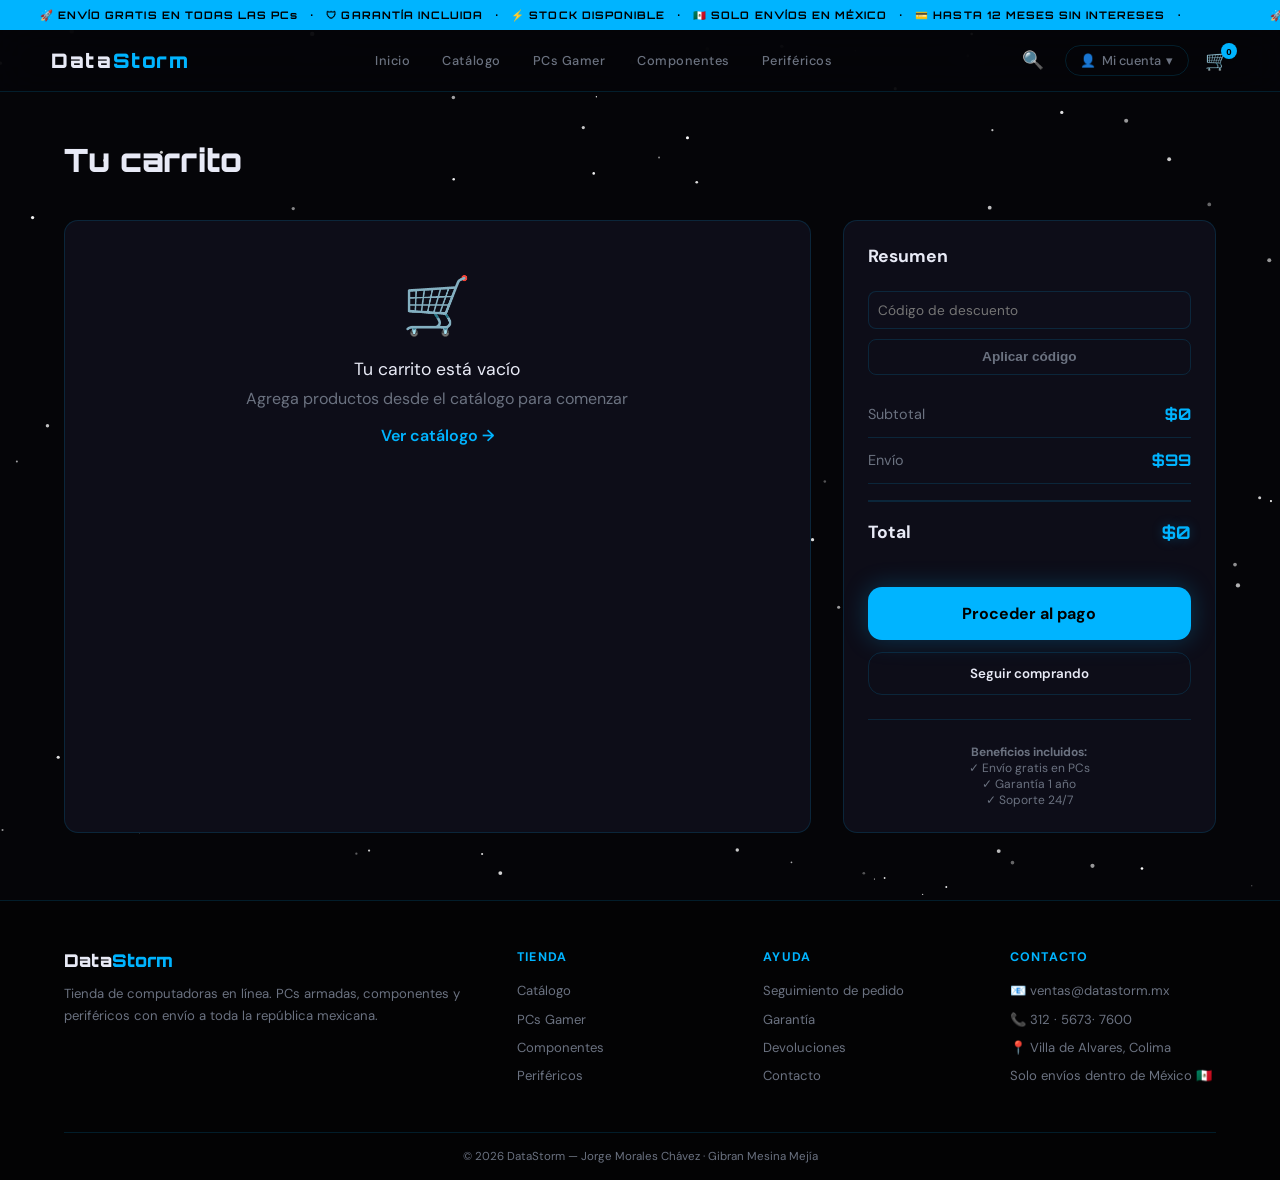
<file: pages/carrito.html>
<!DOCTYPE html>
<html lang="es">
<head>
<meta charset="UTF-8">
<meta name="viewport" content="width=device-width, initial-scale=1.0">
<title>Carrito — DataStorm</title>
<link rel="preconnect" href="https://fonts.googleapis.com">
<link href="https://fonts.googleapis.com/css2?family=Orbitron:wght@400;700;900&family=DM+Sans:wght@300;400;500;700&display=swap" rel="stylesheet">
<link rel="stylesheet" href="../assets/css/estilo.css">
<style>
.cart-page {
  position: relative; z-index: 1;
  padding: 3rem clamp(1.2rem,5vw,4rem);
  min-height: calc(100vh - 92px);
}

.cart-title {
  font-family: var(--font-head);
  font-size: 2rem;
  font-weight: 900;
  margin-bottom: 2.5rem;
}

.cart-container {
  display: grid;
  grid-template-columns: 2fr 1fr;
  gap: 2rem;
}

.cart-items {
  background: var(--card);
  border: 1px solid var(--border);
  border-radius: var(--radius);
  overflow: hidden;
}

.cart-table {
  width: 100%;
  border-collapse: collapse;
}

.cart-table thead {
  background: var(--bg3);
  border-bottom: 1px solid var(--border);
}

.cart-table th {
  padding: 1rem;
  text-align: left;
  font-size: .82rem;
  font-weight: 700;
  color: var(--text-dim);
  letter-spacing: .08em;
  text-transform: uppercase;
}

.cart-table td {
  padding: 1.2rem 1rem;
  border-bottom: 1px solid var(--border);
}

.cart-table tr:hover td {
  background: rgba(0,180,255,.03);
}

.cart-item-info {
  display: flex;
  gap: .8rem;
  align-items: center;
}

.cart-item-icon {
  font-size: 2rem;
}

.cart-item-details {
  flex: 1;
}

.item-name {
  font-size: .95rem;
  font-weight: 600;
  color: var(--text);
  margin-bottom: .2rem;
}

.item-cat {
  font-size: .72rem;
  color: var(--text-dim);
}

.qty-control {
  display: flex;
  align-items: center;
  border: 1px solid var(--border);
  border-radius: 6px;
  width: fit-content;
}

.qty-control button {
  width: 28px; height: 28px;
  border: none; background: none;
  cursor: pointer; color: var(--text-dim);
  font-size: .9rem;
}

.qty-control button:hover {
  color: var(--neon);
}

.qty-value {
  width: 40px;
  text-align: center;
  border-left: 1px solid var(--border);
  border-right: 1px solid var(--border);
  font-weight: 700;
  font-size: .85rem;
}

.item-price {
  font-family: var(--font-head);
  font-size: .95rem;
  font-weight: 700;
  color: var(--neon);
  text-align: right;
}

.item-remove {
  font-size: 1.1rem;
  cursor: pointer;
  color: var(--red);
  transition: opacity .2s;
}

.item-remove:hover {
  opacity: .7;
}

.empty-cart {
  text-align: center;
  padding: 3rem 2rem;
  color: var(--text-dim);
}

.empty-cart-icon {
  font-size: 3.5rem;
  margin-bottom: 1rem;
}

.empty-cart-text {
  font-size: 1.1rem;
  margin-bottom: .5rem;
  color: var(--text);
}

/* Resumen */
.cart-summary {
  background: var(--card);
  border: 1px solid var(--border);
  border-radius: var(--radius);
  padding: 1.5rem;
  height: fit-content;
  position: sticky;
  top: 100px;
}

.summary-title {
  font-size: 1.1rem;
  font-weight: 700;
  margin-bottom: 1.5rem;
  color: var(--text);
}

.summary-row {
  display: flex;
  justify-content: space-between;
  align-items: center;
  padding: .8rem 0;
  border-bottom: 1px solid var(--border);
  font-size: .9rem;
}

.summary-row:last-of-type {
  border-bottom: none;
}

.summary-label {
  color: var(--text-dim);
}

.summary-value {
  font-weight: 700;
  color: var(--text);
}

.summary-value.price {
  font-family: var(--font-head);
  color: var(--neon);
  font-size: 1rem;
}

.summary-total {
  display: flex;
  justify-content: space-between;
  padding: 1.2rem 0;
  margin-top: 1rem;
  border-top: 2px solid var(--border);
  font-size: 1.1rem;
  font-weight: 700;
}

.summary-total .total-label {
  color: var(--text);
}

.summary-total .total-value {
  font-family: var(--font-head);
  color: var(--neon);
  text-shadow: 0 0 12px var(--neon-glow);
}

.checkout-btn {
  width: 100%;
  padding: 1rem;
  background: var(--neon);
  color: #000;
  border: none;
  border-radius: var(--radius);
  font-family: var(--font-body);
  font-size: 1rem;
  font-weight: 700;
  cursor: pointer;
  margin-top: 1.5rem;
  transition: all .2s;
  box-shadow: 0 0 24px var(--neon-glow);
}

.checkout-btn:hover {
  opacity: .88;
  box-shadow: 0 0 40px var(--neon-glow);
}

.continue-shopping {
  width: 100%;
  padding: .75rem;
  background: none;
  border: 1.5px solid var(--border);
  color: var(--text);
  border-radius: var(--radius);
  font-family: var(--font-body);
  font-weight: 600;
  cursor: pointer;
  margin-top: .8rem;
  transition: all .2s;
}

.continue-shopping:hover {
  border-color: var(--neon);
  color: var(--neon);
}

.promo-input {
  width: 100%;
  padding: .6rem;
  background: var(--bg3);
  border: 1px solid var(--border);
  border-radius: 8px;
  color: var(--text);
  font-family: var(--font-body);
  font-size: .85rem;
  margin-bottom: .6rem;
}

.apply-promo {
  width: 100%;
  padding: .6rem;
  background: transparent;
  border: 1.5px solid var(--border);
  color: var(--text-dim);
  border-radius: 8px;
  cursor: pointer;
  font-weight: 600;
  font-size: .85rem;
  transition: all .2s;
  margin-bottom: 1rem;
}

.apply-promo:hover {
  border-color: var(--neon);
  color: var(--neon);
}

.footer { position: relative; z-index: 1; border-top: 1px solid var(--border); padding: 3rem clamp(1.2rem,5vw,4rem) 0; background: rgba(0,0,0,.4); }
.footer-grid { display: grid; grid-template-columns: 2fr repeat(3,1fr); gap: 2.5rem; padding-bottom: 2.5rem; }
.footer-brand .logo { font-family: var(--font-head); font-size: 1.1rem; font-weight: 900; margin-bottom: .75rem; color: var(--text); }
.footer-brand .logo span { color: var(--neon); }
.footer-brand p { font-size: .82rem; color: var(--text-dim); line-height: 1.7; }
.footer-col h4 { font-size: .78rem; font-weight: 700; letter-spacing: .1em; color: var(--neon); margin-bottom: .9rem; }
.footer-col li { margin-bottom: .45rem; }
.footer-col a { font-size: .82rem; color: var(--text-dim); transition: color .2s; cursor: pointer; }
.footer-col a:hover { color: var(--text); }
.footer-bar { border-top: 1px solid var(--border); text-align: center; padding: 1rem; font-size: .72rem; color: var(--text-dim); }


@media (max-width: 900px) {
  .cart-container {
    grid-template-columns: 1fr;
  }

  .cart-summary {
    position: static;
  }
}
</style>
</head>
<body>

<canvas id="particles-canvas"></canvas>

<div class="top-bar">
  <div class="marquee-track" id="marquee-track"></div>
</div>

<nav class="navbar">
  <a class="nav-logo" href="../index.html">Data<span>Storm</span></a>

  <div class="nav-center">
    <a href="../index.html">Inicio</a>
    <a href="catalogo.html">Catálogo</a>
    <a href="catalogo.html?cat=pc">PCs Gamer</a>
    <a href="catalogo.html?cat=componentes">Componentes</a>
    <a href="catalogo.html?cat=perifericos">Periféricos</a>
  </div>

  <div class="nav-right">
    <div class="search-wrap">
      <button class="search-btn" id="search-btn" onclick="toggleSearch()" title="Buscar">🔍</button>
      <div class="search-box" id="search-box">
        <div class="search-input-wrap">
          <span>🔍</span>
          <input type="text" id="search-input" placeholder="Buscar productos…" oninput="buscar(this.value)" autocomplete="off">
        </div>
        <div class="search-results" id="search-results">
          <div class="search-empty">Escribe para buscar…</div>
        </div>
      </div>
    </div>

    <div class="auth-nav-item">
      <button class="auth-trigger" id="auth-trigger" onclick="toggleAuthMenu(event)">
        👤 <span id="auth-label">Mi cuenta</span> ▾
      </button>
      <div class="auth-dropdown" id="auth-dropdown"></div>
    </div>

    <button class="cart-btn" onclick="location.href='carrito.html'" title="Carrito">
      🛒<span class="cart-badge" id="cart-count">0</span>
    </button>
  </div>
</nav>

<div class="auth-modal-overlay" id="auth-modal">
  <div class="auth-modal-box">
    <button class="auth-modal-close" onclick="cerrarModal()">✕</button>
    <div class="auth-tabs">
      <button class="auth-tab active" id="tab-login" onclick="switchTab('login')">Iniciar sesión</button>
      <button class="auth-tab" id="tab-registro" onclick="switchTab('registro')">Crear cuenta</button>
      <div class="auth-tab-bar" id="tab-bar"></div>
    </div>
    <div id="panel-login">
      <div class="form-group">
        <label>CORREO ELECTRÓNICO</label>
        <input type="email" id="l-correo" placeholder="tu@correo.com" onkeypress="if(event.key==='Enter')loginSubmit()">
      </div>
      <div class="form-group">
        <label>CONTRASEÑA</label>
        <input type="password" id="l-pass" placeholder="••••••••" onkeypress="if(event.key==='Enter')loginSubmit()">
      </div>
      <button class="btn-submit" onclick="loginSubmit()">Iniciar sesión</button>
      <p class="auth-switch">¿No tienes cuenta? <a onclick="switchTab('registro')">Regístrate</a></p>
    </div>
    <div id="panel-registro" style="display:none">
      <div class="form-group">
        <label>NOMBRE COMPLETO</label>
        <input type="text" id="r-nombre" placeholder="Jorge Morales Chávez">
      </div>
      <div style="display:grid;grid-template-columns:1fr 1fr;gap:.8rem">
        <div class="form-group">
          <label>TELÉFONO</label>
          <input type="tel" id="r-tel" placeholder="33-1234-5678">
        </div>
        <div class="form-group">
          <label>CORREO</label>
          <input type="email" id="r-correo" placeholder="tu@correo.com">
        </div>
      </div>
      <div class="form-group">
        <label>DOMICILIO</label>
        <input type="text" id="r-dom" placeholder="Calle, número, ciudad">
      </div>
      <div class="form-group">
        <label>CONTRASEÑA</label>
        <input type="password" id="r-pass" placeholder="Mínimo 6 caracteres">
      </div>
      <button class="btn-submit" onclick="registroSubmit()">Crear mi cuenta</button>
      <p class="auth-switch">¿Ya tienes cuenta? <a onclick="switchTab('login')">Inicia sesión</a></p>
    </div>
  </div>
</div>

<main class="cart-page">
  <h1 class="cart-title">Tu carrito</h1>

  <div class="cart-container">
    <div class="cart-items" id="cart-items"></div>
    <div class="cart-summary">
      <div class="summary-title">Resumen</div>
      
      <input type="text" class="promo-input" id="promo-code" placeholder="Código de descuento">
      <button class="apply-promo" onclick="aplicarCodigo()">Aplicar código</button>

      <div class="summary-row">
        <span class="summary-label">Subtotal</span>
        <span class="summary-value price" id="subtotal">$0</span>
      </div>

      <div class="summary-row">
        <span class="summary-label">Envío</span>
        <span class="summary-value price" id="shipping">$99</span>
      </div>

      <div class="summary-row" id="discount-row" style="display:none">
        <span class="summary-label">Descuento</span>
        <span class="summary-value price" id="discount">-$0</span>
      </div>

      <div class="summary-total">
        <span class="total-label">Total</span>
        <span class="total-value" id="total">$0</span>
      </div>

      <button class="checkout-btn" onclick="irAPago()">Proceder al pago</button>
      <button class="continue-shopping" onclick="location.href='catalogo.html'">Seguir comprando</button>

      <div style="font-size:.75rem; color:var(--text-dim); margin-top:1.5rem; text-align:center; padding-top:1.5rem; border-top: 1px solid var(--border)">
        <strong>Beneficios incluidos:</strong><br>
        ✓ Envío gratis en PCs<br>
        ✓ Garantía 1 año<br>
        ✓ Soporte 24/7
      </div>
    </div>
  </div>
</main>

<footer class="footer">
  <div class="footer-grid">
    <div class="footer-brand">
      <div class="logo">Data<span>Storm</span></div>
      <p>Tienda de computadoras en línea. PCs armadas, componentes y periféricos con envío a toda la república mexicana.</p>
    </div>
    <div class="footer-col">
      <h4>TIENDA</h4>
      <ul>
        <li><a href="catalogo.html">Catálogo</a></li>
        <li><a href="catalogo.html?cat=pc">PCs Gamer</a></li>
        <li><a href="catalogo.html?cat=componentes">Componentes</a></li>
        <li><a href="catalogo.html?cat=perifericos">Periféricos</a></li>
      </ul>
    </div>
    <div class="footer-col">
      <h4>AYUDA</h4>
      <ul>
        <li><a href="#">Seguimiento de pedido</a></li>
        <li><a href="#">Garantía</a></li>
        <li><a href="#">Devoluciones</a></li>
        <li><a href="#">Contacto</a></li>
      </ul>
    </div>
    <div class="footer-col">
      <h4>CONTACTO</h4>
      <ul>
        <li><a href="mailto:ventas@datastorm.mx">📧 ventas@datastorm.mx</a></li>
        <li><a href="tel:+523301234">📞 312 · 5673· 7600</a></li>
        <li><a href="#">📍 Villa de Alvares, Colima</a></li>
        <li><a href="#">Solo envíos dentro de México 🇲🇽</a></li>
      </ul>
    </div>
  </div>
  <div class="footer-bar">
    © 2026 DataStorm — Jorge Morales Chávez · Gibran Mesina Mejía
  </div>
</footer>

<div id="toast"></div>

<script src="../assets/js/particulas.js"></script>
<script src="../assets/js/productos.js"></script>
<script src="../assets/js/carrito.js"></script>
<script src="../assets/js/busqueda.js"></script>
<script src="../assets/js/auth.js"></script>
<script src="../assets/js/funciones.js"></script>

<script>
let descuentoAplicado = 0;
const ENVIO = 99;

function renderCarrito(){
  const container = document.getElementById('cart-items');
  
  if(!carrito.length){
    container.innerHTML = `
      <div class="empty-cart">
        <div class="empty-cart-icon">🛒</div>
        <div class="empty-cart-text">Tu carrito está vacío</div>
        <p>Agrega productos desde el catálogo para comenzar</p>
        <a href="catalogo.html" style="color:var(--neon);font-weight:600;margin-top:1rem;display:block">Ver catálogo →</a>
      </div>
    `;
    return;
  }

  let html = `<table class="cart-table"><thead><tr>
    <th>PRODUCTO</th><th>PRECIO</th><th>CANTIDAD</th><th>SUBTOTAL</th><th></th>
  </tr></thead><tbody>`;

  carrito.forEach(item => {
    const subtotal = item.precio * item.qty;
    html += `
      <tr>
        <td>
          <div class="cart-item-info">
            <img src="${getImagePath(item.image)}" alt="${item.nombre}" style="width:120px; height:120px; object-fit:contain; background:var(--bg3); border-radius:4px; padding:4px;" onerror="this.style.display='none';" class="cart-item-icon">
            <div class="cart-item-details">
              <div class="item-name">${item.nombre}</div>
              <div class="item-cat">${item.cat}</div>
            </div>
          </div>
        </td>
        <td>$${item.precio.toLocaleString('es-MX')}</td>
        <td>
          <div class="qty-control">
            <button onclick="cambiarCantidad(${item.id}, ${item.qty - 1})">−</button>
            <span class="qty-value">${item.qty}</span>
            <button onclick="cambiarCantidad(${item.id}, ${item.qty + 1})">+</button>
          </div>
        </td>
        <td class="item-price">$${subtotal.toLocaleString('es-MX')}</td>
        <td><span class="item-remove" onclick="quitarDelCarrito(${item.id})">✕</span></td>
      </tr>
    `;
  });

  html += `</tbody></table>`;
  container.innerHTML = html;
  actualizarResumen();
}

function actualizarResumen(){
  const subtotal = carrito.reduce((s, i) => s + i.precio * i.qty, 0);
  const descuento = descuentoAplicado;
  const total = subtotal + ENVIO - descuento;

  document.getElementById('subtotal').textContent = `$${subtotal.toLocaleString('es-MX')}`;
  document.getElementById('total').textContent = `$${total.toLocaleString('es-MX')}`;

  if(descuento > 0){
    document.getElementById('discount-row').style.display = 'flex';
    document.getElementById('discount').textContent = `-$${descuento.toLocaleString('es-MX')}`;
  } else {
    document.getElementById('discount-row').style.display = 'none';
  }
}

function aplicarCodigo(){
  const codigo = document.getElementById('promo-code').value.trim().toUpperCase();
  if(!codigo){
    toast('⚠️ Ingresa un código de descuento');
    return;
  }
  if(codigo === 'DATASTORM10'){
    descuentoAplicado = 500;
    toast('✅ Código aplicado: descuento de $500');
    sessionStorage.setItem('ds_descuento', descuentoAplicado);
    actualizarResumen();
  } else if(codigo === 'WELCOME20'){
    descuentoAplicado = 1000;
    toast('✅ Código aplicado: descuento de $1,000');
    sessionStorage.setItem('ds_descuento', descuentoAplicado);
    actualizarResumen();
  } else {
    toast('❌ Código no válido');
  }
}

function irAPago(){
  if(!carrito.length){
    toast('⚠️ Tu carrito está vacío');
    return;
  }
  location.href = 'checkout.html';
}

renderCarrito();
</script>
</body>
</html>
</file>
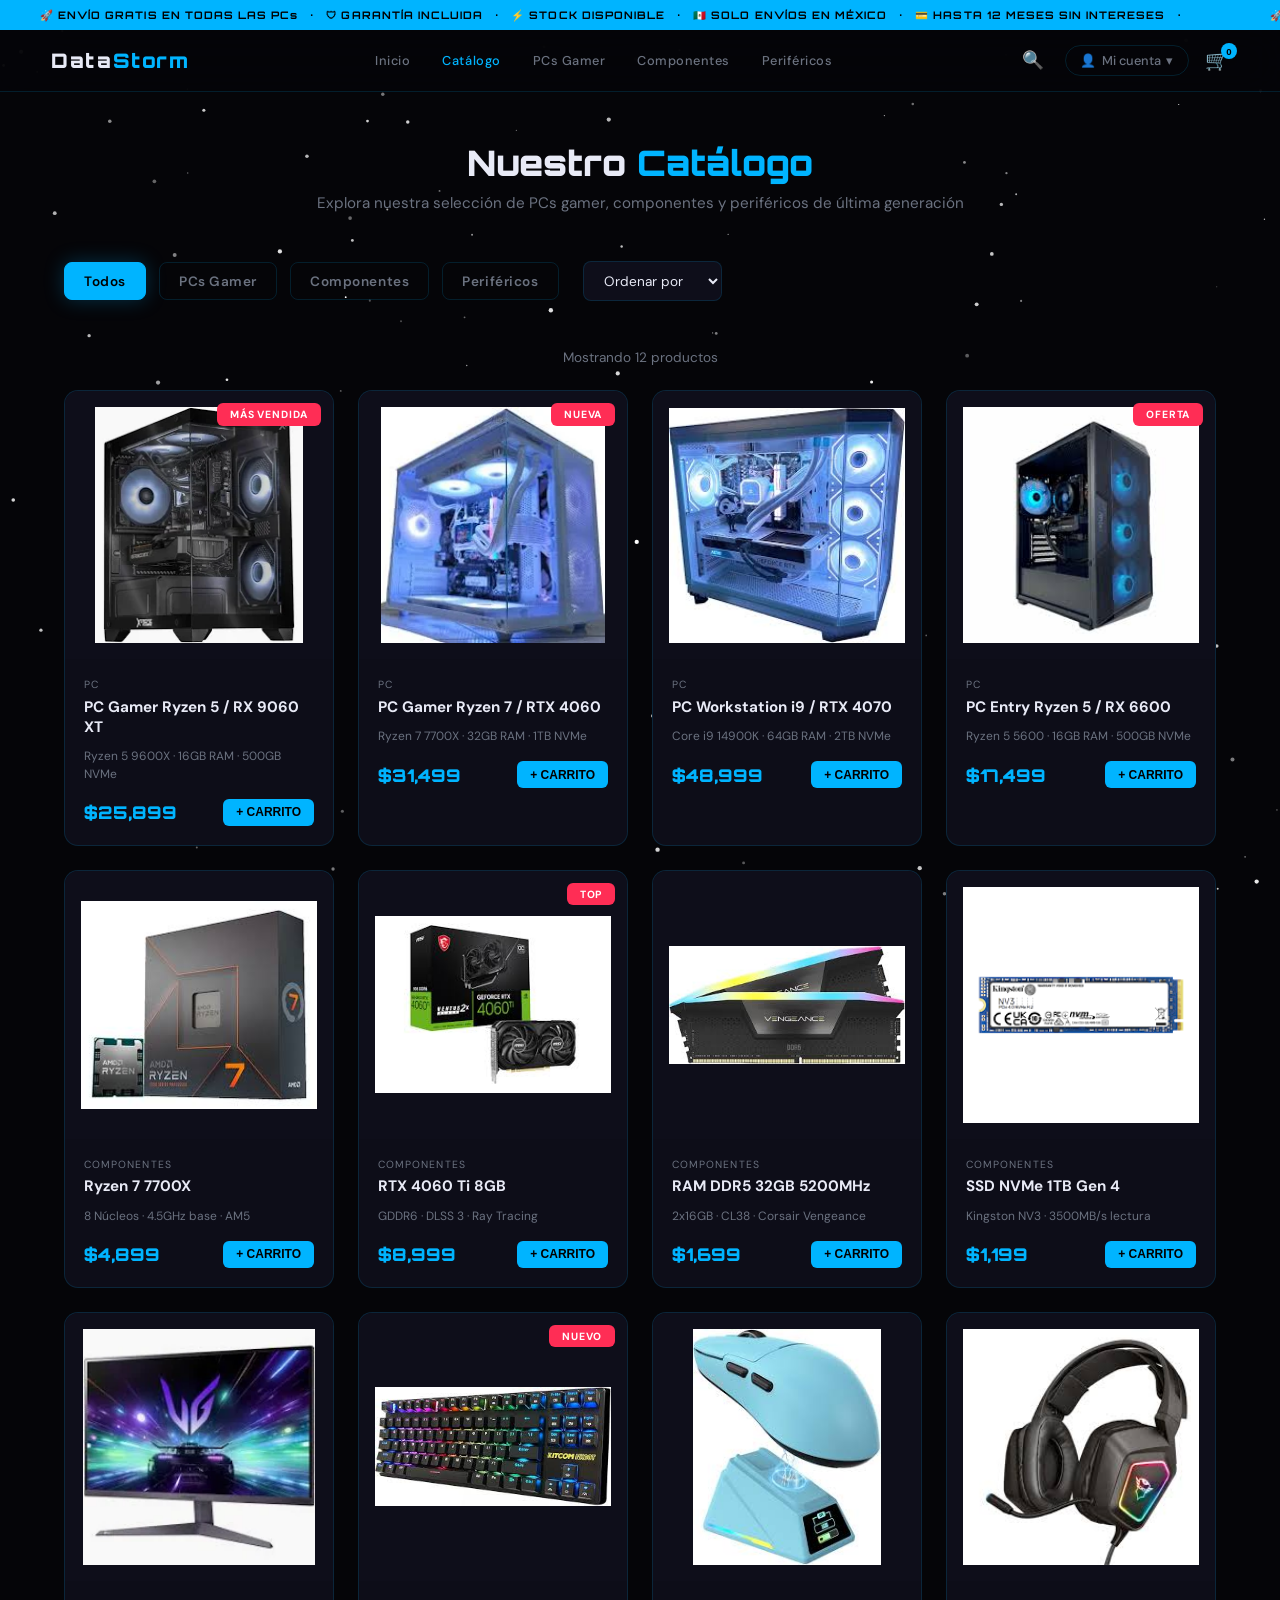
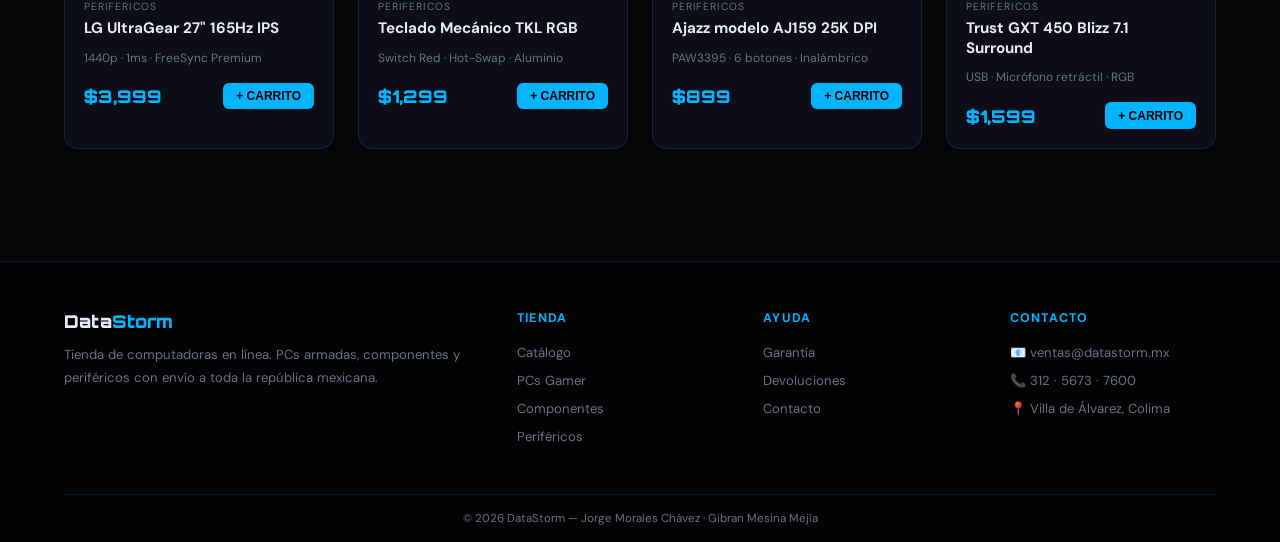
<file: pages/catalogo.html>
<!DOCTYPE html>
<html lang="es">
<head>
<meta charset="UTF-8">
<meta name="viewport" content="width=device-width, initial-scale=1.0">
<title>Catálogo — DataStorm</title>
<link rel="preconnect" href="https://fonts.googleapis.com">
<link href="https://fonts.googleapis.com/css2?family=Orbitron:wght@400;700;900&family=DM+Sans:wght@300;400;500;700&display=swap" rel="stylesheet">
<link rel="stylesheet" href="../assets/css/estilo.css">
<style>
.catalog-page { position: relative; z-index: 1; padding: 3rem clamp(1.2rem,5vw,4rem); min-height: calc(100vh - 92px); }
.catalog-header { margin-bottom: 3rem; text-align: center; }
.catalog-header h1 { font-family: var(--font-head); font-size: 2.2rem; font-weight: 900; margin-bottom: 0.5rem; }
.catalog-header h1 span { color: var(--neon); }
.catalog-header p { color: var(--text-dim); font-size: 0.95rem; }
.filters-section { display: flex; gap: 1.5rem; margin-bottom: 3rem; flex-wrap: wrap; align-items: center; }
.filter-group { display: flex; gap: 0.8rem; flex-wrap: wrap; }
.filter-btn { padding: 0.6rem 1.2rem; border-radius: 8px; border: 1.5px solid var(--border); background: none; color: var(--text-dim); font-family: var(--font-body); font-weight: 600; font-size: 0.85rem; cursor: pointer; transition: all 0.2s; text-transform: capitalize; letter-spacing: 0.04em; }
.filter-btn:hover { border-color: var(--neon); color: var(--neon); }
.filter-btn.active { background: var(--neon); color: #000; border-color: var(--neon); box-shadow: 0 0 20px var(--neon-glow); }
.sort-select { padding: 0.6rem 1rem; border-radius: 8px; border: 1.5px solid var(--border); background: var(--bg3); color: var(--text); font-family: var(--font-body); font-size: 0.85rem; cursor: pointer; transition: border-color 0.2s; }
.sort-select:hover, .sort-select:focus { border-color: var(--neon); outline: none; }
.results-info { color: var(--text-dim); font-size: 0.85rem; margin-bottom: 1.5rem; text-align: center; }
.products-grid { display: grid; grid-template-columns: repeat(auto-fill, minmax(240px, 1fr)); gap: 1.5rem; margin-bottom: 4rem; }
.product-card { position: relative; background: var(--card); border: 1px solid var(--border); border-radius: var(--radius); overflow: hidden; transition: all 0.3s; cursor: pointer; }
.product-card:hover { border-color: var(--neon); box-shadow: 0 0 24px var(--neon-glow); transform: translateY(-4px); }
.product-img { width: 100%; aspect-ratio: 1; background: var(--bg3); display: flex; align-items: center; justify-content: center; overflow: hidden; }
.product-img img { width: 100%; height: 100%; object-fit: contain; padding: 1rem; transition: transform 0.3s; }
.product-card:hover .product-img img { transform: scale(1.05); }
.product-badge { position: absolute; top: 12px; right: 12px; background: var(--red); color: #fff; padding: 0.3rem 0.8rem; border-radius: 6px; font-size: 0.65rem; font-weight: 700; letter-spacing: 0.08em; z-index: 5; }
.product-body { padding: 1.2rem; }
.product-cat { font-size: 0.65rem; color: var(--text-dim); letter-spacing: 0.1em; text-transform: uppercase; margin-bottom: 0.4rem; }
.product-name { font-size: 0.95rem; font-weight: 700; margin-bottom: 0.6rem; line-height: 1.3; color: var(--text); display: -webkit-box; -webkit-line-clamp: 2; -webkit-box-orient: vertical; overflow: hidden; }
.product-specs { font-size: 0.75rem; color: var(--text-dim); margin-bottom: 1rem; line-height: 1.5; display: -webkit-box; -webkit-line-clamp: 2; -webkit-box-orient: vertical; overflow: hidden; }
.product-footer { display: flex; justify-content: space-between; align-items: center; }
.product-price { font-family: var(--font-head); font-size: 1.1rem; font-weight: 900; color: var(--neon); }
.product-add-btn { background: var(--neon); color: #000; border: none; padding: 0.4rem 0.8rem; border-radius: 6px; font-size: 0.75rem; font-weight: 700; cursor: pointer; transition: opacity 0.2s; }
.product-add-btn:hover { opacity: 0.85; }
.empty-state { text-align: center; padding: 4rem 2rem; color: var(--text-dim); }
.empty-state-icon { font-size: 4rem; margin-bottom: 1rem; }
.footer { position: relative; z-index: 1; border-top: 1px solid var(--border); padding: 3rem clamp(1.2rem,5vw,4rem) 0; background: rgba(0,0,0,.4); }
.footer-grid { display: grid; grid-template-columns: 2fr repeat(3,1fr); gap: 2.5rem; padding-bottom: 2.5rem; }
.footer-brand .logo { font-family: var(--font-head); font-size: 1.1rem; font-weight: 900; margin-bottom: 0.75rem; color: var(--text); }
.footer-brand .logo span { color: var(--neon); }
.footer-brand p { font-size: 0.82rem; color: var(--text-dim); line-height: 1.7; }
.footer-col h4 { font-size: 0.78rem; font-weight: 700; letter-spacing: 0.1em; color: var(--neon); margin-bottom: 0.9rem; }
.footer-col li { margin-bottom: 0.45rem; }
.footer-col a { font-size: 0.82rem; color: var(--text-dim); transition: color 0.2s; cursor: pointer; }
.footer-col a:hover { color: var(--text); }
.footer-bar { border-top: 1px solid var(--border); text-align: center; padding: 1rem; font-size: 0.72rem; color: var(--text-dim); }
@media (max-width: 900px) { .products-grid { grid-template-columns: repeat(auto-fill, minmax(200px, 1fr)); } }
@media (max-width: 600px) { .nav-center { display: none; } .filters-section { flex-direction: column; align-items: stretch; } .filter-btn { flex: 1; } .products-grid { grid-template-columns: repeat(auto-fill, minmax(160px, 1fr)); gap: 1rem; } .footer-grid { grid-template-columns: 1fr; gap: 2rem; } }
</style>
</head>
<body>
<canvas id="particles-canvas"></canvas>
<div class="top-bar"><div class="marquee-track" id="marquee-track"></div></div>
<nav class="navbar">
  <a class="nav-logo" href="../index.html">Data<span>Storm</span></a>
  <div class="nav-center">
    <a href="../index.html">Inicio</a>
    <a href="catalogo.html" class="active">Catálogo</a>
    <a href="catalogo.html?cat=pc">PCs Gamer</a>
    <a href="catalogo.html?cat=componentes">Componentes</a>
    <a href="catalogo.html?cat=perifericos">Periféricos</a>
  </div>
  <div class="nav-right">
    <div class="search-wrap">
      <button class="search-btn" id="search-btn" onclick="toggleSearch()">🔍</button>
      <div class="search-box" id="search-box">
        <div class="search-input-wrap"><span>🔍</span><input type="text" id="search-input" placeholder="Buscar productos…" oninput="buscar(this.value)" autocomplete="off"></div>
        <div class="search-results" id="search-results"><div class="search-empty">Escribe para buscar…</div></div>
      </div>
    </div>
    <div class="auth-nav-item">
      <button class="auth-trigger" id="auth-trigger" onclick="toggleAuthMenu(event)">👤 <span id="auth-label">Mi cuenta</span> ▾</button>
      <div class="auth-dropdown" id="auth-dropdown"></div>
    </div>
    <button class="cart-btn" onclick="location.href='carrito.html'">🛒<span class="cart-badge" id="cart-count">0</span></button>
  </div>
</nav>
<main class="catalog-page">
  <div class="catalog-header">
    <h1>Nuestro <span>Catálogo</span></h1>
    <p>Explora nuestra selección de PCs gamer, componentes y periféricos de última generación</p>
  </div>
  <div class="filters-section">
    <div class="filter-group">
      <button class="filter-btn active" onclick="filtrarCategoria(this, 'todos')">Todos</button>
      <button class="filter-btn" onclick="filtrarCategoria(this, 'pc')">PCs Gamer</button>
      <button class="filter-btn" onclick="filtrarCategoria(this, 'componentes')">Componentes</button>
      <button class="filter-btn" onclick="filtrarCategoria(this, 'perifericos')">Periféricos</button>
    </div>
    <select class="sort-select" onchange="cambiarOrden(this.value)">
      <option value="default">Ordenar por</option>
      <option value="precio-asc">Menor precio</option>
      <option value="precio-desc">Mayor precio</option>
      <option value="nombre">Nombre A-Z</option>
    </select>
  </div>
  <div class="results-info" id="results-info"></div>
  <div class="products-grid" id="products-grid"></div>
  <div id="empty-state" style="display:none;">
    <div class="empty-state">
      <div class="empty-state-icon">📭</div>
      <h3>No hay productos</h3>
      <p>No encontramos productos que coincidan con tu búsqueda</p>
    </div>
  </div>
</main>
<footer class="footer">
  <div class="footer-grid">
    <div class="footer-brand"><div class="logo">Data<span>Storm</span></div><p>Tienda de computadoras en línea. PCs armadas, componentes y periféricos con envío a toda la república mexicana.</p></div>
    <div class="footer-col"><h4>TIENDA</h4><ul><li><a href="catalogo.html">Catálogo</a></li><li><a href="catalogo.html?cat=pc">PCs Gamer</a></li><li><a href="catalogo.html?cat=componentes">Componentes</a></li><li><a href="catalogo.html?cat=perifericos">Periféricos</a></li></ul></div>
    <div class="footer-col"><h4>AYUDA</h4><ul><li><a href="#">Garantía</a></li><li><a href="#">Devoluciones</a></li><li><a href="#">Contacto</a></li></ul></div>
    <div class="footer-col"><h4>CONTACTO</h4><ul><li><a href="mailto:ventas@datastorm.mx">📧 ventas@datastorm.mx</a></li><li><a href="tel:+523301234">📞 312 · 5673 · 7600</a></li><li><a href="#">📍 Villa de Álvarez, Colima</a></li></ul></div>
  </div>
  <div class="footer-bar">© 2026 DataStorm — Jorge Morales Chávez · Gibran Mesina Mejía</div>
</footer>
<div id="toast"></div>
<div class="auth-modal-overlay" id="auth-modal">
  <div class="auth-modal-box">
    <button class="auth-modal-close" onclick="cerrarModal()">✕</button>
    <div class="auth-tabs">
      <button class="auth-tab active" id="tab-login" onclick="switchTab('login')">Iniciar sesión</button>
      <button class="auth-tab" id="tab-registro" onclick="switchTab('registro')">Crear cuenta</button>
      <div class="auth-tab-bar" id="tab-bar"></div>
    </div>
    <div id="panel-login">
      <div class="form-group"><label>CORREO ELECTRÓNICO</label><input type="email" id="l-correo" placeholder="tu@correo.com" onkeypress="if(event.key==='Enter')loginSubmit()"></div>
      <div class="form-group"><label>CONTRASEÑA</label><input type="password" id="l-pass" placeholder="••••••••" onkeypress="if(event.key==='Enter')loginSubmit()"></div>
      <button class="btn-submit" onclick="loginSubmit()">Iniciar sesión</button>
      <p class="auth-switch">¿No tienes cuenta? <a onclick="switchTab('registro')">Regístrate</a></p>
    </div>
    <div id="panel-registro" style="display:none">
      <div class="form-group"><label>NOMBRE COMPLETO</label><input type="text" id="r-nombre" placeholder="Jorge Morales Chávez"></div>
      <div style="display:grid;grid-template-columns:1fr 1fr;gap:.8rem">
        <div class="form-group"><label>TELÉFONO</label><input type="tel" id="r-tel" placeholder="33-1234-5678"></div>
        <div class="form-group"><label>CORREO</label><input type="email" id="r-correo" placeholder="tu@correo.com"></div>
      </div>
      <div class="form-group"><label>DOMICILIO</label><input type="text" id="r-dom" placeholder="Calle, número, ciudad"></div>
      <div class="form-group"><label>CONTRASEÑA</label><input type="password" id="r-pass" placeholder="Mínimo 6 caracteres"></div>
      <button class="btn-submit" onclick="registroSubmit()">Crear mi cuenta</button>
      <p class="auth-switch">¿Ya tienes cuenta? <a onclick="switchTab('login')">Inicia sesión</a></p>
    </div>
  </div>
</div>
<script src="../assets/js/productos.js"></script>
<script src="../assets/js/carrito.js"></script>
<script src="../assets/js/funciones.js"></script>
<script src="../assets/js/busqueda.js"></script>
<script src="../assets/js/auth.js"></script>
<script>
let categoriaActual = 'todos';
let ordenActual = 'default';
 
function filtrarCategoria(btn, cat){
  categoriaActual = cat;
  document.querySelectorAll('.filter-btn').forEach(b => b.classList.remove('active'));
  btn.classList.add('active');
  renderProductos();
}
 
function cambiarOrden(orden){
  ordenActual = orden;
  renderProductos();
}
 
function renderProductos(){
  let productos = PRODUCTOS;
  if(categoriaActual !== 'todos'){
    productos = productos.filter(p => p.cat === categoriaActual);
  }
  if(ordenActual === 'precio-asc'){
    productos = [...productos].sort((a, b) => a.precio - b.precio);
  } else if(ordenActual === 'precio-desc'){
    productos = [...productos].sort((a, b) => b.precio - a.precio);
  } else if(ordenActual === 'nombre'){
    productos = [...productos].sort((a, b) => a.nombre.localeCompare(b.nombre));
  }
  const grid = document.getElementById('products-grid');
  const empty = document.getElementById('empty-state');
  const info = document.getElementById('results-info');
  if(!productos.length){
    grid.innerHTML = '';
    empty.style.display = 'block';
    info.textContent = '';
    return;
  }
  empty.style.display = 'none';
  info.textContent = `Mostrando ${productos.length} producto${productos.length !== 1 ? 's' : ''}`;
  grid.innerHTML = productos.map(p => `
    <div class="product-card" onclick="location.href='producto.html?id=${p.id}'">
      ${p.badge ? `<div class="product-badge">${p.badge}</div>` : ''}
      <div class="product-img">
        <img src="${getImagePath(p.image)}" alt="${p.nombre}" onerror="this.style.display='none'; this.parentElement.innerHTML += '<div style=\\'font-size:2rem;\\'>📦</div>'">
      </div>
      <div class="product-body">
        <div class="product-cat">${p.cat}</div>
        <div class="product-name">${p.nombre}</div>
        <div class="product-specs">${p.specs}</div>
        <div class="product-footer">
          <div class="product-price">$${p.precio.toLocaleString('es-MX')}</div>
          <button class="product-add-btn" onclick="event.stopPropagation(); agregarCarrito(${p.id})">+ CARRITO</button>
        </div>
      </div>
    </div>
  `).join('');
}
 
const params = new URLSearchParams(location.search);
const catParam = params.get('cat');
if(catParam){
  categoriaActual = catParam;
  document.querySelectorAll('.filter-btn').forEach(btn => {
    btn.classList.toggle('active', btn.textContent.toLowerCase().includes(catParam) || (catParam === 'todos' && btn.textContent === 'Todos'));
  });
}
renderProductos();
</script>
</body>
</html>
</file>
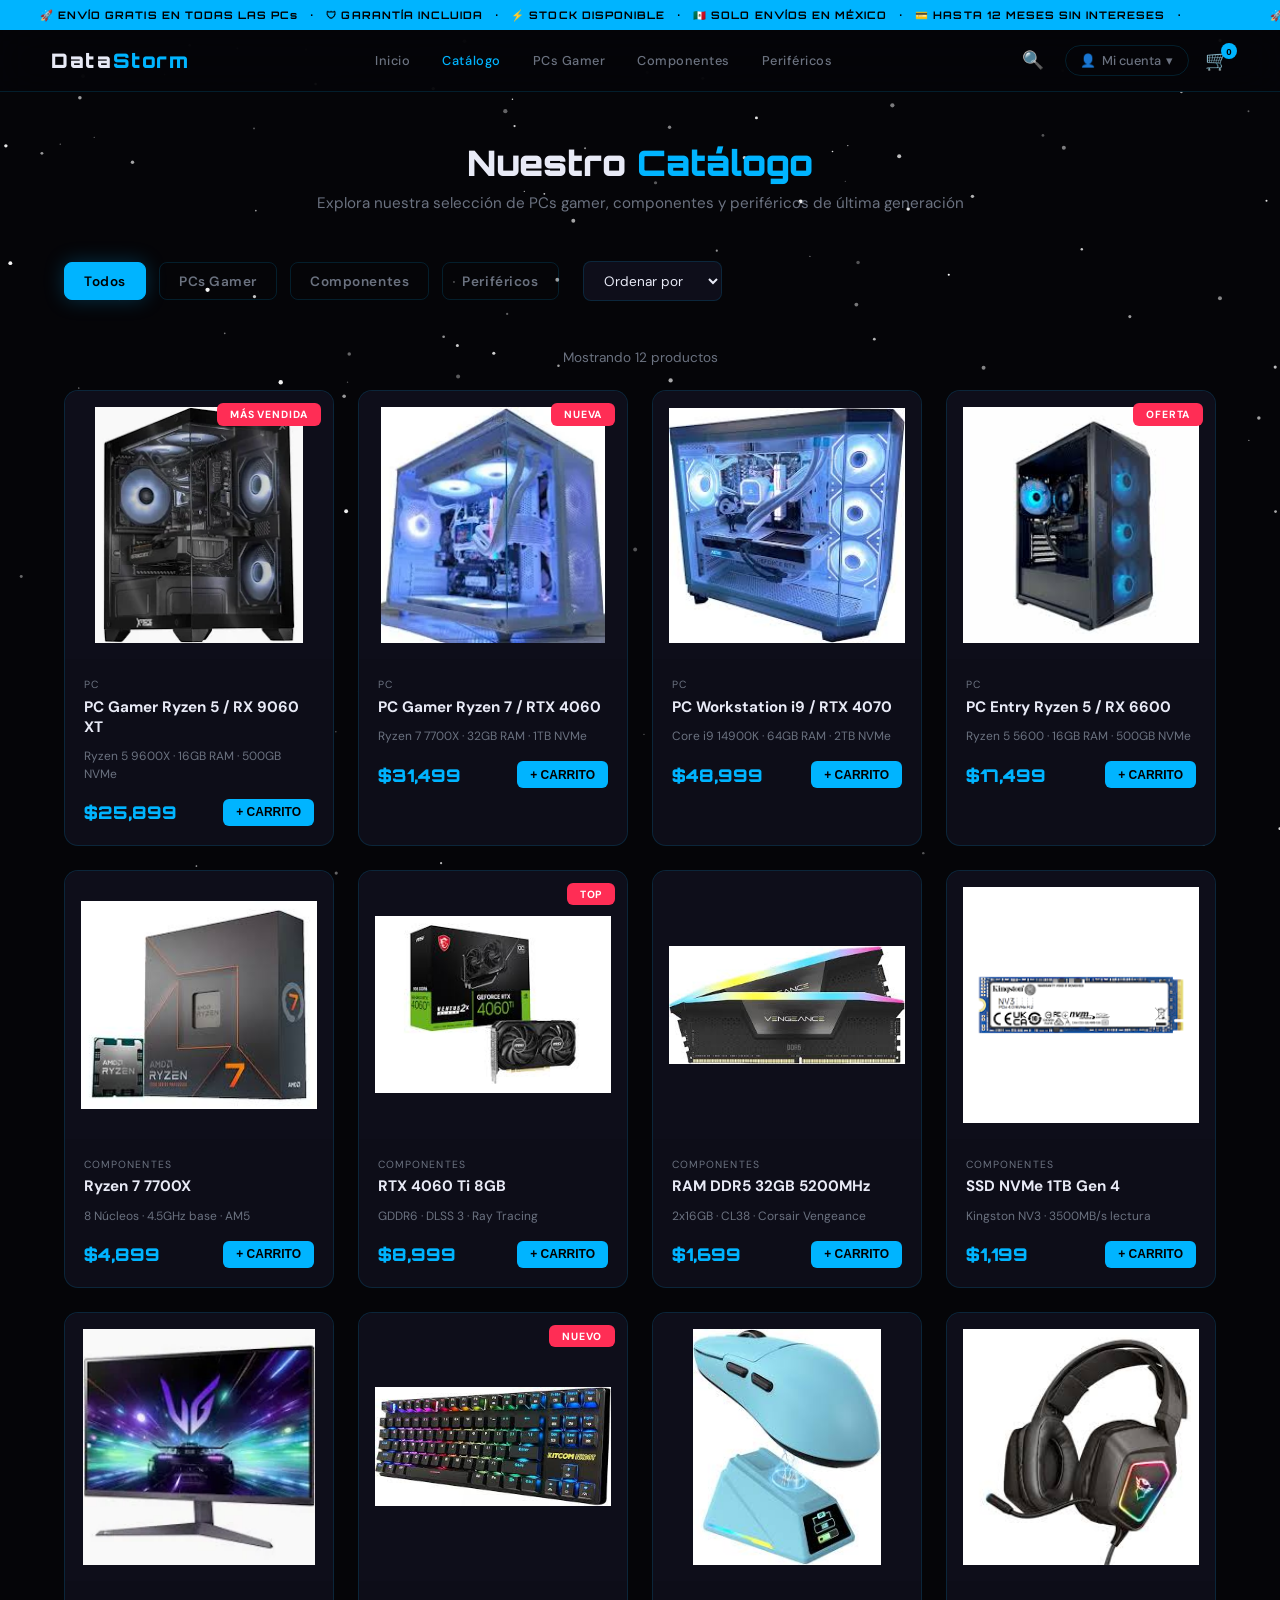
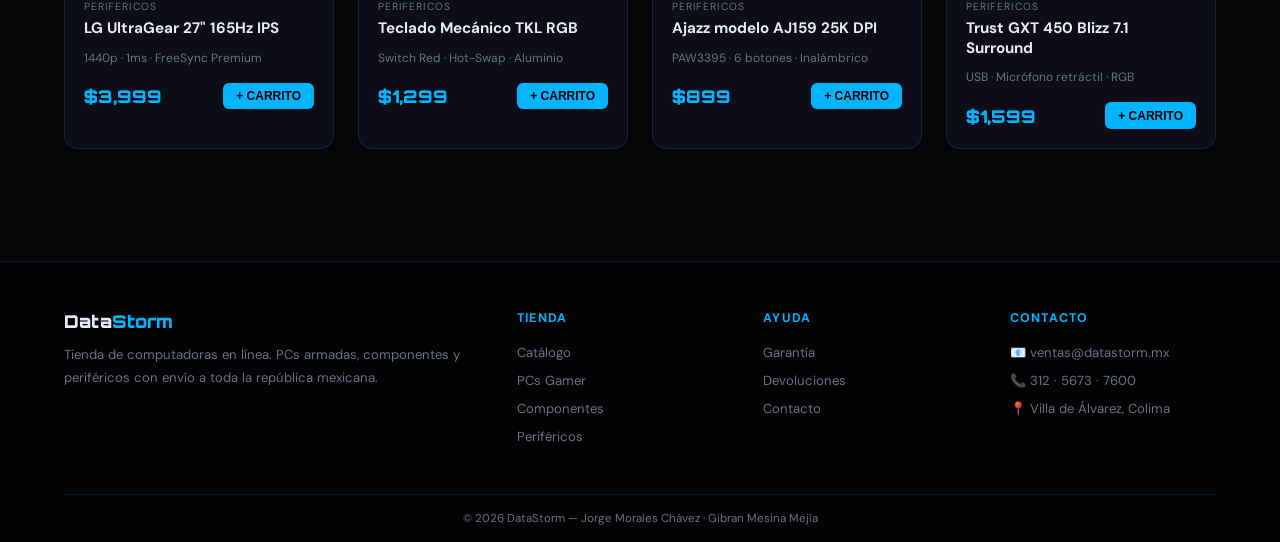
<file: pages/checkout.html>
<!DOCTYPE html>
<html lang="es">
<head>
<meta charset="UTF-8">
<meta name="viewport" content="width=device-width, initial-scale=1.0">
<title>Checkout — DataStorm</title>
<link rel="preconnect" href="https://fonts.googleapis.com">
<link href="https://fonts.googleapis.com/css2?family=Orbitron:wght@400;700;900&family=DM+Sans:wght@300;400;500;700&display=swap" rel="stylesheet">
<link rel="stylesheet" href="../assets/css/estilo.css">
<style>
.checkout-page {
  position: relative; z-index: 1;
  padding: 3rem clamp(1.2rem,5vw,4rem);
  min-height: calc(100vh - 92px);
}

.checkout-title {
  font-family: var(--font-head);
  font-size: 2rem;
  font-weight: 900;
  margin-bottom: 3rem;
}

.checkout-container {
  display: grid;
  grid-template-columns: 2fr 1fr;
  gap: 2rem;
  max-width: 1200px;
}

.checkout-form {
  background: var(--card);
  border: 1px solid var(--border);
  border-radius: var(--radius);
  padding: 2rem;
}

.form-section {
  margin-bottom: 2.5rem;
}

.form-section:last-child {
  margin-bottom: 0;
}

.form-section-title {
  font-family: var(--font-head);
  font-size: 1.1rem;
  font-weight: 700;
  margin-bottom: 1.5rem;
  color: var(--neon);
}

.form-row {
  display: grid;
  grid-template-columns: 1fr 1fr;
  gap: 1rem;
  margin-bottom: 1rem;
}

.form-row.full {
  grid-template-columns: 1fr;
}

.form-group {
  display: flex;
  flex-direction: column;
}

.form-group label {
  font-size: .85rem;
  font-weight: 600;
  color: var(--text-dim);
  margin-bottom: .5rem;
  letter-spacing: .05em;
}

.form-group input,
.form-group select {
  padding: .8rem;
  background: var(--bg3);
  border: 1.5px solid var(--border);
  border-radius: 8px;
  color: var(--text);
  font-family: var(--font-body);
  font-size: .9rem;
  transition: border-color .2s, box-shadow .2s;
}

.form-group input:focus,
.form-group select:focus {
  outline: none;
  border-color: var(--neon);
  box-shadow: 0 0 12px rgba(0,180,255,.2);
}

.payment-methods {
  display: grid;
  grid-template-columns: repeat(2, 1fr);
  gap: 1rem;
  margin-bottom: 1.5rem;
}

.payment-method {
  position: relative;
}

.payment-method input[type="radio"] {
  display: none;
}

.payment-method label {
  display: flex;
  align-items: center;
  justify-content: center;
  gap: .8rem;
  padding: 1rem;
  background: var(--bg3);
  border: 1.5px solid var(--border);
  border-radius: 8px;
  cursor: pointer;
  transition: all .2s;
  font-size: .85rem;
  font-weight: 600;
  margin: 0;
}

.payment-method input[type="radio"]:checked + label {
  background: rgba(0,180,255,.15);
  border-color: var(--neon);
  color: var(--neon);
}

.checkout-summary {
  background: var(--card);
  border: 1px solid var(--border);
  border-radius: var(--radius);
  padding: 2rem;
  position: sticky;
  top: 120px;
  height: fit-content;
}

.summary-title {
  font-family: var(--font-head);
  font-size: 1.1rem;
  font-weight: 700;
  margin-bottom: 1.5rem;
  color: var(--neon);
}

.summary-item {
  display: flex;
  align-items: center;
  gap: 1rem;
  padding-bottom: 1rem;
  margin-bottom: 1rem;
  border-bottom: 1px solid var(--border);
}

.summary-item-img {
  width: 60px;
  height: 60px;
  background: var(--bg3);
  border-radius: 6px;
  display: flex;
  align-items: center;
  justify-content: center;
  flex-shrink: 0;
}

.summary-item-img img {
  width: 100%;
  height: 100%;
  object-fit: contain;
  padding: 4px;
}

.summary-item-info {
  flex: 1;
}

.summary-item-name {
  font-size: .85rem;
  font-weight: 600;
  margin-bottom: .3rem;
}

.summary-item-qty {
  font-size: .75rem;
  color: var(--text-dim);
}

.summary-item-price {
  font-family: var(--font-head);
  font-size: .95rem;
  font-weight: 700;
  color: var(--neon);
  text-align: right;
  min-width: 80px;
}

.summary-line {
  display: flex;
  justify-content: space-between;
  align-items: center;
  padding: .8rem 0;
  font-size: .9rem;
}

.summary-line.total {
  border-top: 2px solid var(--neon);
  font-family: var(--font-head);
  font-size: 1.1rem;
  font-weight: 700;
  color: var(--neon);
  padding-top: 1rem;
  margin-top: 1rem;
}

.btn-checkout {
  width: 100%;
  padding: 1rem;
  background: var(--neon);
  color: #000;
  border: none;
  border-radius: 8px;
  font-family: var(--font-body);
  font-size: .95rem;
  font-weight: 700;
  cursor: pointer;
  transition: all .2s;
  margin-top: 1.5rem;
}

.btn-checkout:hover {
  transform: translateY(-2px);
  box-shadow: 0 8px 24px rgba(0,180,255,.3);
}

.btn-checkout:active {
  transform: translateY(0);
}

.error-message {
  background: rgba(255,0,0,.1);
  border-left: 3px solid #ff4444;
  color: #ff8888;
  padding: 1rem;
  border-radius: 6px;
  margin-bottom: 1rem;
  font-size: .9rem;
}

.success-message {
  background: rgba(0,255,0,.1);
  border-left: 3px solid #00aa00;
  color: #88ff88;
  padding: 1rem;
  border-radius: 6px;
  margin-bottom: 1rem;
  font-size: .9rem;
}

.bank-indicator {
  display: flex;
  align-items: center;
  gap: .8rem;
  margin-top: .8rem;
  padding: .8rem;
  background: rgba(0,180,255,.08);
  border: 1px solid rgba(0,180,255,.2);
  border-radius: 6px;
  font-size: .85rem;
  min-height: 40px;
  color: var(--text-dim);
}

.bank-indicator.detected {
  background: rgba(0,180,255,.15);
  border-color: var(--neon);
  color: var(--neon);
}

.bank-logo {
  font-size: 1.5rem;
  min-width: 24px;
  text-align: center;
}

.bank-name {
  font-weight: 600;
}

@media (max-width: 1024px) {
  .checkout-container {
    grid-template-columns: 1fr;
  }
  
  .checkout-summary {
    position: static;
  }

  .payment-methods {
    grid-template-columns: 1fr;
  }
}

@media (max-width: 768px) {
  .form-row {
    grid-template-columns: 1fr;
  }
  
  .checkout-title {
    font-size: 1.5rem;
  }
}

.footer { position: relative; z-index: 1; border-top: 1px solid var(--border); padding: 3rem clamp(1.2rem,5vw,4rem) 0; background: rgba(0,0,0,.4); }
.footer-grid { display: grid; grid-template-columns: 2fr repeat(3,1fr); gap: 2.5rem; padding-bottom: 2.5rem; }
.footer-brand .logo { font-family: var(--font-head); font-size: 1.1rem; font-weight: 900; margin-bottom: .75rem; color: var(--text); }
.footer-brand .logo span { color: var(--neon); }
.footer-brand p { font-size: .82rem; color: var(--text-dim); line-height: 1.7; }
.footer-col h4 { font-size: .78rem; font-weight: 700; letter-spacing: .1em; color: var(--neon); margin-bottom: .9rem; }
.footer-col li { margin-bottom: .45rem; }
.footer-col a { font-size: .82rem; color: var(--text-dim); transition: color .2s; cursor: pointer; }
.footer-col a:hover { color: var(--text); }
.footer-bar { border-top: 1px solid var(--border); text-align: center; padding: 1rem; font-size: .72rem; color: var(--text-dim); }
</style>
</head>
<body>

<canvas id="particles-canvas"></canvas>

<div class="top-bar">
  <div class="marquee-track" id="marquee-track"></div>
</div>

<nav class="navbar">
  <a class="nav-logo" href="../index.html">Data<span>Storm</span></a>

  <div class="nav-center">
    <a href="../index.html">Inicio</a>
    <a href="catalogo.html">Catálogo</a>
    <a href="catalogo.html?cat=pc">PCs Gamer</a>
    <a href="catalogo.html?cat=componentes">Componentes</a>
    <a href="catalogo.html?cat=perifericos">Periféricos</a>
  </div>

  <div class="nav-right">
    <div class="search-wrap">
      <button class="search-btn" id="search-btn" onclick="toggleSearch()" title="Buscar">🔍</button>
      <div class="search-box" id="search-box">
        <div class="search-input-wrap">
          <span>🔍</span>
          <input type="text" id="search-input" placeholder="Buscar productos…" oninput="buscar(this.value)" autocomplete="off">
        </div>
        <div class="search-results" id="search-results">
          <div class="search-empty">Escribe para buscar…</div>
        </div>
      </div>
    </div>

    <div class="auth-nav-item">
      <button class="auth-trigger" id="auth-trigger" onclick="toggleAuthMenu(event)">
        👤 <span id="auth-label">Mi cuenta</span> ▾
      </button>
      <div class="auth-dropdown" id="auth-dropdown"></div>
    </div>

    <button class="cart-btn" onclick="location.href='carrito.html'" title="Carrito">
      🛒<span class="cart-badge" id="cart-count">0</span>
    </button>
  </div>
</nav>

<div class="auth-modal-overlay" id="auth-modal">
  <div class="auth-modal-box">
    <button class="auth-modal-close" onclick="cerrarModal()">✕</button>
    <div class="auth-tabs">
      <button class="auth-tab active" id="tab-login" onclick="switchTab('login')">Iniciar sesión</button>
      <button class="auth-tab" id="tab-registro" onclick="switchTab('registro')">Crear cuenta</button>
      <div class="auth-tab-bar" id="tab-bar"></div>
    </div>
    <div id="panel-login">
      <div class="form-group">
        <label>CORREO ELECTRÓNICO</label>
        <input type="email" id="l-correo" placeholder="tu@correo.com" onkeypress="if(event.key==='Enter')loginSubmit()">
      </div>
      <div class="form-group">
        <label>CONTRASEÑA</label>
        <input type="password" id="l-pass" placeholder="••••••••" onkeypress="if(event.key==='Enter')loginSubmit()">
      </div>
      <button class="btn-submit" onclick="loginSubmit()">Iniciar sesión</button>
      <p class="auth-switch">¿No tienes cuenta? <a onclick="switchTab('registro')">Regístrate</a></p>
    </div>
    <div id="panel-registro" style="display:none">
      <div class="form-group">
        <label>NOMBRE COMPLETO</label>
        <input type="text" id="r-nombre" placeholder="Jorge Morales Chávez">
      </div>
      <div style="display:grid;grid-template-columns:1fr 1fr;gap:.8rem">
        <div class="form-group">
          <label>TELÉFONO</label>
          <input type="tel" id="r-tel" placeholder="33-1234-5678">
        </div>
        <div class="form-group">
          <label>CORREO</label>
          <input type="email" id="r-correo" placeholder="tu@correo.com">
        </div>
      </div>
      <div class="form-group">
        <label>DOMICILIO</label>
        <input type="text" id="r-dom" placeholder="Calle, número, ciudad">
      </div>
      <div class="form-group">
        <label>CONTRASEÑA</label>
        <input type="password" id="r-pass" placeholder="Mínimo 6 caracteres">
      </div>
      <button class="btn-submit" onclick="registroSubmit()">Crear mi cuenta</button>
      <p class="auth-switch">¿Ya tienes cuenta? <a onclick="switchTab('login')">Inicia sesión</a></p>
    </div>
  </div>
</div>

<main class="checkout-page">
  <h1 class="checkout-title">Finalizar Compra</h1>

  <div class="checkout-container">
    <div class="checkout-form">
      <div id="mensajes"></div>

      <!-- DATOS PERSONALES -->
      <div class="form-section">
        <div class="form-section-title">📋 Información Personal</div>
        
        <div class="form-row full">
          <div class="form-group">
            <label>NOMBRE COMPLETO</label>
            <input type="text" id="nombre" placeholder="Tu nombre completo" required>
          </div>
        </div>

        <div class="form-row">
          <div class="form-group">
            <label>CORREO ELECTRÓNICO</label>
            <input type="email" id="correo" placeholder="tu@correo.com" required>
          </div>
          <div class="form-group">
            <label>TELÉFONO</label>
            <input type="tel" id="telefono" placeholder="+52 123 456 7890" required>
          </div>
        </div>

        <div class="form-row full">
          <div class="form-group">
            <label>DOMICILIO DE ENTREGA</label>
            <input type="text" id="domicilio" placeholder="Calle, número, ciudad, estado, código postal" required>
          </div>
        </div>
      </div>

      <!-- MÉTODO DE PAGO -->
      <div class="form-section">
        <div class="form-section-title">💳 Método de Pago</div>

        <div class="payment-methods">
          <div class="payment-method">
            <input type="radio" id="pago-tarjeta" name="metodo-pago" value="tarjeta" checked onchange="cambiarMetodoPago('tarjeta')">
            <label for="pago-tarjeta">💳 Tarjeta de Crédito</label>
          </div>
          <div class="payment-method">
            <input type="radio" id="pago-paypal" name="metodo-pago" value="paypal" onchange="cambiarMetodoPago('paypal')">
            <label for="pago-paypal">🅿️ PayPal</label>
          </div>
          <div class="payment-method">
            <input type="radio" id="pago-transferencia" name="metodo-pago" value="transferencia" onchange="cambiarMetodoPago('transferencia')">
            <label for="pago-transferencia">🏦 Transferencia</label>
          </div>
          <div class="payment-method">
            <input type="radio" id="pago-oxxo" name="metodo-pago" value="oxxo" onchange="cambiarMetodoPago('oxxo')">
            <label for="pago-oxxo">🏪 OXXO Pay</label>
          </div>
        </div>

        <!-- Tarjeta de Crédito -->
        <div id="metodo-tarjeta" class="metodo-pago-info" style="display:block;">
          <div class="form-row full">
            <div class="form-group">
              <label>NÚMERO DE TARJETA</label>
              <input type="text" id="num-tarjeta" placeholder="0000 0000 0000 0000" maxlength="19" oninput="formatearTarjeta(this); detectarBanco()" required>
              <div id="bank-detector" class="bank-indicator" style="display:none;">
                <div class="bank-logo">💳</div>
                <div class="bank-name" id="bank-name">Detectando banco...</div>
              </div>
            </div>
          </div>

          <div class="form-row">
            <div class="form-group">
              <label>FECHA DE VENCIMIENTO</label>
              <input type="text" id="fecha-vencimiento" placeholder="MM/YY" maxlength="5" oninput="formatearFecha(this)" required>
            </div>
            <div class="form-group">
              <label>CVV</label>
              <input type="text" id="cvv" placeholder="123" maxlength="4" required>
            </div>
          </div>

          <div class="form-row full">
            <div class="form-group">
              <label>NOMBRE EN LA TARJETA</label>
              <input type="text" id="nombre-tarjeta" placeholder="Como aparece en la tarjeta" required>
            </div>
          </div>
        </div>

        <!-- PayPal -->
        <div id="metodo-paypal" class="metodo-pago-info" style="display:none;">
          <div class="form-row full">
            <div class="form-group">
              <label>CORREO PAYPAL</label>
              <input type="email" id="correo-paypal" placeholder="tu@correo.com" required>
            </div>
          </div>
          <div class="form-row full">
            <div class="form-group">
              <label>CONTRASEÑA PAYPAL</label>
              <input type="password" id="password-paypal" placeholder="Tu contraseña" required>
            </div>
          </div>
          <p style="font-size:.85rem; color:var(--text-dim); margin-top:1rem;">
            🔒 Serás redirigido a PayPal para completar el pago de forma segura.
          </p>
        </div>

        <!-- Transferencia Bancaria -->
        <div id="metodo-transferencia" class="metodo-pago-info" style="display:none;">
          <div style="background:rgba(0,180,255,.1); border:1px solid var(--border); border-radius:8px; padding:1.5rem; margin-bottom:1.5rem;">
            <p style="color:var(--text-dim); font-size:.9rem; margin-bottom:1rem;">
              <strong style="color:var(--text);">Datos para transferencia bancaria:</strong>
            </p>
            <div style="display:grid; gap:.8rem; font-size:.9rem;">
              <div>
                <span style="color:var(--text-dim);">Banco:</span>
                <span style="color:var(--text); font-weight:600;">BBVA México</span>
              </div>
              <div>
                <span style="color:var(--text-dim);">Titular:</span>
                <span style="color:var(--text); font-weight:600;">DataStorm S.A. de C.V.</span>
              </div>
              <div>
                <span style="color:var(--text-dim);">Cuenta:</span>
                <span style="color:var(--neon); font-weight:700; font-family:monospace;">0121584923476</span>
              </div>
              <div>
                <span style="color:var(--text-dim);">RFC:</span>
                <span style="color:var(--text); font-weight:600;">DST210101ABC</span>
              </div>
            </div>
          </div>
          <div class="form-row full">
            <div class="form-group">
              <label>REFERENCIA DE PAGO</label>
              <input type="text" id="ref-transferencia" placeholder="Referencia (orden o número de cliente)" required>
            </div>
          </div>
        </div>

        <!-- OXXO Pay -->
        <div id="metodo-oxxo" class="metodo-pago-info" style="display:none;">
          <div style="background:rgba(0,180,255,.1); border:1px solid var(--border); border-radius:8px; padding:1.5rem; margin-bottom:1.5rem; text-align:center;">
            <p style="color:var(--text-dim); font-size:.9rem; margin-bottom:1rem;">
              Código de barras para pagar en OXXO:
            </p>
            <div style="background:#fff; padding:1rem; border-radius:6px; margin-bottom:1rem;">
              <svg id="barcode-oxxo" width="200" height="60" style="display:block; margin:0 auto;"></svg>
            </div>
            <p style="color:var(--text); font-weight:700; font-family:monospace; font-size:1rem;" id="codigo-oxxo">
              Código: PENDIENTE
            </p>
            <p style="color:var(--text-dim); font-size:.8rem; margin-top:1rem;">
              💡 El código se generará al confirmar tu compra.<br>
              Lleva este código a cualquier OXXO para realizar el pago.
            </p>
          </div>
        </div>
      </div>

      <!-- TÉRMINOS -->
      <div class="form-section">
        <div style="display:flex; align-items:center; gap:.8rem; font-size:.9rem;">
          <input type="checkbox" id="terminos" required>
          <label for="terminos" style="margin:0;">
            Acepto los <a href="#" style="color:var(--neon);">términos y condiciones</a> y la <a href="#" style="color:var(--neon);">política de privacidad</a>
          </label>
        </div>
      </div>

      <button class="btn-checkout" onclick="procesarCompra()">Confirmar Compra</button>
    </div>

    <!-- RESUMEN -->
    <div class="checkout-summary">
      <div class="summary-title">📦 Resumen de Compra</div>
      
      <div id="resumen-items"></div>

      <div class="summary-line">
        <span>Subtotal:</span>
        <span>$<span id="subtotal">0</span></span>
      </div>

      <div class="summary-line">
        <span>Envío:</span>
        <span>$<span id="envio">100</span></span>
      </div>

      <div class="summary-line" id="discount-row" style="display:none">
        <span>Descuento:</span>
        <span style="color:var(--neon);">-$<span id="discount">0</span></span>
      </div>

      <div class="summary-line total">
        <span>Total:</span>
        <span>$<span id="total">0</span></span>
      </div>

      <p style="font-size:.75rem; color:var(--text-dim); margin-top:1rem; text-align:center;">
        ✅ Compra 100% segura<br>
        🔒 Datos encriptados
      </p>
    </div>
  </div>
</main>

<footer class="footer">
  <div class="footer-grid">
    <div class="footer-brand">
      <div class="logo">Data<span>Storm</span></div>
      <p>Tienda de computadoras en línea. PCs armadas, componentes y periféricos con envío a toda la república mexicana.</p>
    </div>
    <div class="footer-col">
      <h4>TIENDA</h4>
      <ul>
        <li><a href="catalogo.html">Catálogo</a></li>
        <li><a href="catalogo.html?cat=pc">PCs Gamer</a></li>
        <li><a href="catalogo.html?cat=componentes">Componentes</a></li>
        <li><a href="catalogo.html?cat=perifericos">Periféricos</a></li>
      </ul>
    </div>
    <div class="footer-col">
      <h4>AYUDA</h4>
      <ul>
        <li><a href="#">Seguimiento de pedido</a></li>
        <li><a href="#">Garantía</a></li>
        <li><a href="#">Devoluciones</a></li>
        <li><a href="#">Contacto</a></li>
      </ul>
    </div>
    <div class="footer-col">
      <h4>CONTACTO</h4>
      <ul>
        <li><a href="mailto:ventas@datastorm.mx">📧 ventas@datastorm.mx</a></li>
        <li><a href="tel:+523301234">📞 312 · 5673· 7600</a></li>
        <li><a href="#">📍 Villa de Alvares, Colima</a></li>
        <li><a href="#">Solo envíos dentro de México 🇲🇽</a></li>
      </ul>
    </div>
  </div>
  <div class="footer-bar">
    © 2026 DataStorm — Jorge Morales Chávez · Gibran Mesina Mejía
  </div>
</footer>

<div id="toast"></div>

<script src="../assets/js/particulas.js"></script>
<script src="../assets/js/productos.js"></script>
<script src="../assets/js/carrito.js"></script>
<script src="../assets/js/busqueda.js"></script>
<script src="../assets/js/auth.js"></script>
<script src="../assets/js/funciones.js"></script>
<script src="../assets/js/pedidos.js"></script>

<script>
// Detectar banco por BIN (primeros dígitos de la tarjeta)
function detectarBanco() {
  const input = document.getElementById('num-tarjeta');
  const detector = document.getElementById('bank-detector');
  const bankName = document.getElementById('bank-name');
  
  let numTarjeta = input.value.replace(/\s/g, '').slice(0, 6);
  
  if(numTarjeta.length < 4) {
    detector.style.display = 'none';
    return;
  }

  const bancos = {
    // VISA (comienza con 4)
    '4': { nombre: 'Visa', logo: '💳', color: '#1435CB' },
    
    // MASTERCARD (comienza con 5)
    '5': { nombre: 'Mastercard', logo: '💳', color: '#FF5F00' },
    
    // AMERICAN EXPRESS (comienza con 3)
    '3': { nombre: 'American Express', logo: '💳', color: '#006FCF' },
    
    // BANCOS MEXICANOS (BIN)
    '402237': { nombre: 'BBVA México', logo: '🏦', color: '#0052CC' },
    '529220': { nombre: 'BBVA México', logo: '🏦', color: '#0052CC' },
    '006003': { nombre: 'Banamex', logo: '🏦', color: '#EC1C24' },
    '006004': { nombre: 'Banamex', logo: '🏦', color: '#EC1C24' },
    '044784': { nombre: 'Scotiabank', logo: '🏦', color: '#00205B' },
    '044856': { nombre: 'Scotiabank', logo: '🏦', color: '#00205B' },
    '021827': { nombre: 'HSBC', logo: '🏦', color: '#EB001B' },
    '021828': { nombre: 'HSBC', logo: '🏦', color: '#EB001B' },
    '021851': { nombre: 'HSBC', logo: '🏦', color: '#EB001B' },
    '009207': { nombre: 'Santander', logo: '🏦', color: '#E60000' },
    '009208': { nombre: 'Santander', logo: '🏦', color: '#E60000' },
    '036010': { nombre: 'Inbursa', logo: '🏦', color: '#003B6F' },
    '036014': { nombre: 'Inbursa', logo: '🏦', color: '#003B6F' },
    '012623': { nombre: 'Bajío', logo: '🏦', color: '#DA1C5C' },
    '012624': { nombre: 'Bajío', logo: '🏦', color: '#DA1C5C' },
    '050760': { nombre: 'IXE', logo: '🏦', color: '#003B87' },
    '050761': { nombre: 'IXE', logo: '🏦', color: '#003B87' },
    '127575': { nombre: 'Banco Azteca', logo: '🏦', color: '#E73E1D' },
    '127666': { nombre: 'Autofin México', logo: '🏦', color: '#0066CC' },
    '127001': { nombre: 'Interbank', logo: '🏦', color: '#002E6D' }
  };

  let banco = null;
  
  // Primero busca coincidencia de 6 dígitos (BIN exacto)
  if(bancos[numTarjeta.slice(0, 6)]) {
    banco = bancos[numTarjeta.slice(0, 6)];
  }
  // Luego busca coincidencia por primer dígito (red de tarjeta)
  else if(bancos[numTarjeta.slice(0, 1)]) {
    banco = bancos[numTarjeta.slice(0, 1)];
  }

  if(banco) {
    detector.style.display = 'flex';
    detector.classList.add('detected');
    document.querySelector('.bank-logo').textContent = banco.logo;
    bankName.textContent = banco.nombre;
  } else {
    detector.classList.remove('detected');
    bankName.textContent = '❓ Banco no identificado';
  }
}

// Inicializar resumen
function inicializarResumen() {
  const carrito = JSON.parse(sessionStorage.getItem('ds_cart')) || [];
  const descuento = parseInt(sessionStorage.getItem('ds_descuento')) || 0;
  const resumenDiv = document.getElementById('resumen-items');

  let subtotal = 0;
  resumenDiv.innerHTML = carrito.map(item => {
    const producto = getProducto(item.id);
    const total = producto.precio * item.qty;
    subtotal += total;

    const imageSrc = getImagePath(producto.image);
    return `
      <div class="summary-item">
        <div class="summary-item-img">
          <img src="${imageSrc}" alt="${producto.nombre}" onerror="this.style.display='none'">
        </div>
        <div class="summary-item-info">
          <div class="summary-item-name">${producto.nombre}</div>
          <div class="summary-item-qty">x${item.qty}</div>
        </div>
        <div class="summary-item-price">$${total.toLocaleString('es-MX')}</div>
      </div>
    `;
  }).join('');

  const envio = 150;
  const total = subtotal + envio - descuento;

  document.getElementById('subtotal').textContent = subtotal.toLocaleString('es-MX');
  document.getElementById('envio').textContent = envio.toLocaleString('es-MX');
  document.getElementById('total').textContent = total.toLocaleString('es-MX');

  if(descuento > 0) {
    document.getElementById('discount-row').style.display = 'flex';
    document.getElementById('discount').textContent = descuento.toLocaleString('es-MX');
  }

  if(carrito.length === 0) {
    resumenDiv.innerHTML = '<p style="text-align:center; color:var(--text-dim);">Tu carrito está vacío</p>';
  }
}

// Formatear tarjeta
function formatearTarjeta(input) {
  let valor = input.value.replace(/\s/g, '');
  valor = valor.match(/.{1,4}/g)?.join(' ') || valor;
  input.value = valor;
}

// Formatear fecha
function formatearFecha(input) {
  let valor = input.value.replace(/\D/g, '');
  if(valor.length >= 2) {
    valor = valor.slice(0, 2) + '/' + valor.slice(2, 4);
  }
  input.value = valor;
}

// Cambiar método de pago
function cambiarMetodoPago(metodo) {
  document.querySelectorAll('.metodo-pago-info').forEach(el => el.style.display = 'none');
  document.getElementById('metodo-' + metodo).style.display = 'block';
}

// Validar campos
function validarFormulario() {
  const nombre = document.getElementById('nombre').value.trim();
  const correo = document.getElementById('correo').value.trim();
  const telefono = document.getElementById('telefono').value.trim();
  const domicilio = document.getElementById('domicilio').value.trim();
  const terminos = document.getElementById('terminos').checked;

  if(!nombre || nombre.length < 3) {
    mostrarMensaje('❌ Ingresa tu nombre completo', 'error');
    return false;
  }

  if(!correo || !correo.includes('@')) {
    mostrarMensaje('❌ Ingresa un correo válido', 'error');
    return false;
  }

  if(!telefono || telefono.length < 7) {
    mostrarMensaje('❌ Ingresa un teléfono válido', 'error');
    return false;
  }

  if(!domicilio || domicilio.length < 10) {
    mostrarMensaje('❌ Ingresa un domicilio válido', 'error');
    return false;
  }

  if(!terminos) {
    mostrarMensaje('❌ Debes aceptar los términos y condiciones', 'error');
    return false;
  }

  const metodoPago = document.querySelector('input[name="metodo-pago"]:checked').value;

  if(metodoPago === 'tarjeta') {
    const numTarjeta = document.getElementById('num-tarjeta').value.replace(/\s/g, '');
    const fecha = document.getElementById('fecha-vencimiento').value;
    const cvv = document.getElementById('cvv').value;
    const nombreTarjeta = document.getElementById('nombre-tarjeta').value.trim();

    if(!numTarjeta || numTarjeta.length !== 16) {
      mostrarMensaje('❌ Número de tarjeta inválido (16 dígitos)', 'error');
      return false;
    }

    if(!fecha || !fecha.match(/^\d{2}\/\d{2}$/)) {
      mostrarMensaje('❌ Fecha de vencimiento inválida (MM/YY)', 'error');
      return false;
    }

    if(!cvv || cvv.length < 3) {
      mostrarMensaje('❌ CVV inválido (3-4 dígitos)', 'error');
      return false;
    }

    if(!nombreTarjeta || nombreTarjeta.length < 3) {
      mostrarMensaje('❌ Nombre en la tarjeta inválido', 'error');
      return false;
    }
  } else if(metodoPago === 'paypal') {
    const correoPP = document.getElementById('correo-paypal').value.trim();
    const passPP = document.getElementById('password-paypal').value;

    if(!correoPP || !correoPP.includes('@')) {
      mostrarMensaje('❌ Correo PayPal inválido', 'error');
      return false;
    }

    if(!passPP || passPP.length < 1) {
      mostrarMensaje('❌ Ingresa tu contraseña de PayPal', 'error');
      return false;
    }
  } else if(metodoPago === 'transferencia') {
    const refTransf = document.getElementById('ref-transferencia').value.trim();

    if(!refTransf || refTransf.length < 3) {
      mostrarMensaje('❌ Ingresa una referencia de pago', 'error');
      return false;
    }
  }

  return true;
}

// Mostrar mensaje
function mostrarMensaje(msg, tipo) {
  const div = document.getElementById('mensajes');
  const clase = tipo === 'error' ? 'error-message' : 'success-message';
  div.innerHTML = `<div class="${clase}">${msg}</div>`;
  window.scrollTo(0, 0);
}

// Procesar compra
function procesarCompra() {
  // 1. VALIDAR AUTENTICACIÓN
  const usuario = getUser();
  if(!usuario) {
    mostrarMensaje('🔐 Debes iniciar sesión o crear cuenta para continuar', 'error');
    setTimeout(() => abrirModal('login'), 500);
    return;
  }

  if(!validarFormulario()) return;

  const carrito = JSON.parse(sessionStorage.getItem('ds_cart')) || [];
  if(carrito.length === 0) {
    mostrarMensaje('❌ Tu carrito está vacío', 'error');
    return;
  }

  // Simular procesamiento
  const btn = document.querySelector('.btn-checkout');
  btn.disabled = true;
  btn.textContent = 'Procesando...';

  setTimeout(() => {
    const nombre = document.getElementById('nombre').value;
    const correo = document.getElementById('correo').value;
    const telefono = document.getElementById('telefono').value;
    const domicilio = document.getElementById('domicilio').value;
    const pedidoId = 'DS-' + Date.now();
    const metodoPago = document.querySelector('input[name="metodo-pago"]:checked').value;
    const total = parseFloat(document.getElementById('total-final').textContent.replace('$', '').replace(',', ''));

    // 2. GUARDAR EN SQL
    guardarPedidoSQL({
      id_pedido: pedidoId,
      usuario: usuario.nombre,
      correo: correo,
      telefono: telefono,
      domicilio: domicilio,
      total: total,
      metodo_pago: metodoPago,
      carrito: carrito
    });

    let mensaje = `✅ ¡Compra realizada! Número de pedido: ${pedidoId}. Se enviará confirmación a ${correo}`;

    if(metodoPago === 'oxxo') {
      const codigoOXXO = generarCodigoOXXO(pedidoId);
      document.getElementById('codigo-oxxo').textContent = `Código: ${codigoOXXO}`;
      mensaje = `✅ ¡Compra realizada! Código OXXO: ${codigoOXXO}. Lleva este código a cualquier OXXO.`;
    }

    mostrarMensaje(mensaje, 'success');

    // Limpiar carrito
    sessionStorage.removeItem('ds_cart');
    sessionStorage.removeItem('ds_descuento');
    document.getElementById('cart-count').textContent = '0';

    btn.disabled = false;
    btn.textContent = 'Confirmar Compra';

    setTimeout(() => {
      location.href = 'catalogo.html';
    }, 3000);
  }, 2000);
}

function generarCodigoOXXO(pedidoId) {
  const numPedido = pedidoId.replace('DS-', '');
  const prefijo = '5' + Math.random().toString().slice(2, 5);
  const codigo = prefijo + numPedido.slice(-8);
  return codigo.slice(0, 13);
}

// Validar carrito no vacío
const carritoValida = JSON.parse(sessionStorage.getItem('ds_cart')) || [];
if(carritoValida.length === 0) {
  alert('⚠️ Tu carrito está vacío');
  location.href = 'catalogo.html';
}

// Inicializar
inicializarResumen();
</script>
</body>
</html>
</file>
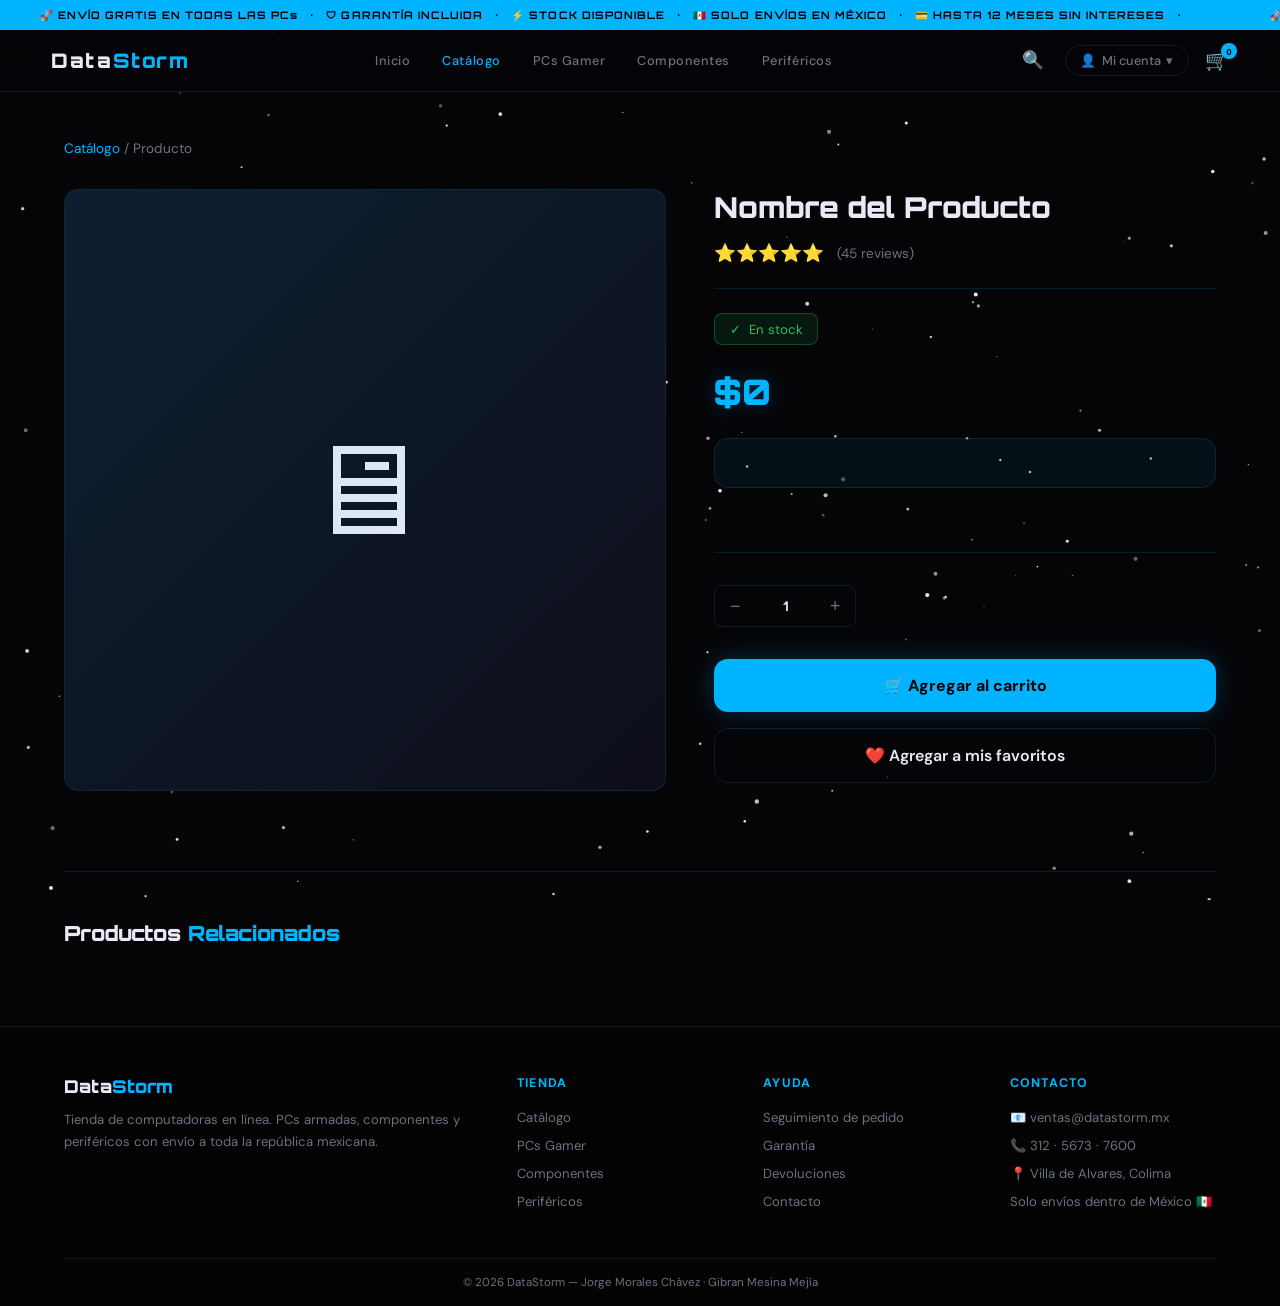
<file: pages/producto.html>
<!DOCTYPE html>
<html lang="es">
<head>
<meta charset="UTF-8">
<meta name="viewport" content="width=device-width, initial-scale=1.0">
<title>Producto — DataStorm</title>
<link rel="preconnect" href="https://fonts.googleapis.com">
<link href="https://fonts.googleapis.com/css2?family=Orbitron:wght@400;700;900&family=DM+Sans:wght@300;400;500;700&display=swap" rel="stylesheet">
<style>
:root {
  --bg:        #050508;
  --bg2:       #090912;
  --bg3:       #0e0e1a;
  --neon:      #00b4ff;
  --neon2:     #0066ff;
  --neon-glow: rgba(0,180,255,.25);
  --red:       #ff2d55;
  --text:      #e8eaf6;
  --text-dim:  #6b7280;
  --card:      #0d0d18;
  --border:    rgba(0,180,255,.15);
  --font-head: 'Orbitron', sans-serif;
  --font-body: 'DM Sans', sans-serif;
  --radius:    14px;
}
 
*, *::before, *::after { box-sizing: border-box; margin: 0; padding: 0; }
html { scroll-behavior: smooth; }
body { background: var(--bg); color: var(--text); font-family: var(--font-body); overflow-x: hidden; }
a { text-decoration: none; color: inherit; cursor: pointer; }
ul { list-style: none; }
 
#particles-canvas { position: fixed; inset: 0; z-index: 0; pointer-events: none; }
 
.top-bar { position: relative; z-index: 10; background: var(--neon); color: #000; font-family: var(--font-head); font-size: .65rem; font-weight: 700; letter-spacing: .1em; overflow: hidden; height: 30px; display: flex; align-items: center; }
.marquee-track { display: flex; white-space: nowrap; animation: marquee 22s linear infinite; }
.marquee-track span { padding: 0 2.5rem; }
@keyframes marquee { from { transform: translateX(0); } to { transform: translateX(-50%); } }
 
.navbar { position: sticky; top: 0; z-index: 100; display: flex; align-items: center; justify-content: space-between; padding: 0 clamp(1.2rem,4vw,3.5rem); height: 62px; background: rgba(5,5,8,.88); backdrop-filter: blur(20px); border-bottom: 1px solid var(--border); }
.nav-logo { font-family: var(--font-head); font-size: 1.25rem; font-weight: 900; letter-spacing: .08em; color: var(--text); cursor: pointer; }
.nav-logo span { color: var(--neon); }
.nav-center { display: flex; align-items: center; gap: 2rem; }
.nav-center a { font-size: .8rem; font-weight: 500; color: var(--text-dim); letter-spacing: .04em; transition: color .2s; cursor: pointer; }
.nav-center a:hover, .nav-center a.active { color: var(--neon); }
.search-wrap { position: relative; }
.search-btn { background: none; border: none; color: var(--text-dim); cursor: pointer; font-size: 1.1rem; padding: .3rem; transition: color .2s; }
.search-btn:hover { color: var(--neon); }
.search-box { position: absolute; top: calc(100% + 10px); right: 0; width: 320px; background: var(--bg3); border: 1px solid var(--border); border-radius: var(--radius); box-shadow: 0 16px 48px rgba(0,0,0,.6), 0 0 32px var(--neon-glow); overflow: hidden; opacity: 0; visibility: hidden; transform: translateY(-8px); transition: .2s; z-index: 300; }
.search-box.open { opacity: 1; visibility: visible; transform: translateY(0); }
.search-input-wrap { display: flex; align-items: center; padding: .75rem 1rem; border-bottom: 1px solid var(--border); gap: .5rem; }
.search-input-wrap span { color: var(--text-dim); }
.search-input-wrap input { flex: 1; background: none; border: none; color: var(--text); font-family: var(--font-body); font-size: .9rem; outline: none; }
.search-input-wrap input::placeholder { color: var(--text-dim); }
.search-results { max-height: 280px; overflow-y: auto; }
.search-item { display: flex; align-items: center; gap: .75rem; padding: .65rem 1rem; cursor: pointer; transition: background .15s; }
.search-item:hover { background: rgba(0,180,255,.07); }
.search-item-icon { font-size: 1.4rem; }
.search-item-info { flex: 1; }
.search-item-name { font-size: .83rem; font-weight: 600; }
.search-item-cat { font-size: .7rem; color: var(--text-dim); }
.search-item-price { font-size: .82rem; color: var(--neon); font-weight: 700; }
.search-empty { padding: 1rem; text-align: center; color: var(--text-dim); font-size: .83rem; }
 
.nav-right { display: flex; align-items: center; gap: 1rem; }
.auth-trigger { display: flex; align-items: center; gap: .35rem; background: none; border: 1.5px solid var(--border); color: var(--text-dim); padding: .35rem .9rem; border-radius: 99px; cursor: pointer; font-family: var(--font-body); font-size: .8rem; font-weight: 500; transition: border-color .2s, color .2s; }
.auth-trigger:hover { border-color: var(--neon); color: var(--neon); }
.cart-btn { position: relative; background: none; border: none; color: var(--text); font-size: 1.2rem; cursor: pointer; transition: color .2s; }
.cart-btn:hover { color: var(--neon); }
.cart-badge { position: absolute; top: -6px; right: -8px; min-width: 16px; height: 16px; background: var(--neon); color: #000; font-size: .6rem; font-weight: 700; border-radius: 8px; display: flex; align-items: center; justify-content: center; padding: 0 3px; }
 
.auth-nav-item { position: relative; }
.auth-dropdown { position: absolute; top: calc(100% + 10px); right: 0; width: 250px; background: var(--bg3); border: 1px solid var(--border); border-radius: var(--radius); box-shadow: 0 16px 48px rgba(0,0,0,.6); padding: 1rem; opacity: 0; visibility: hidden; transform: translateY(-8px); transition: .2s; z-index: 200; }
.auth-dropdown.open { opacity: 1; visibility: visible; transform: translateY(0); }
.dd-welcome { font-size: .8rem; color: var(--text-dim); margin-bottom: .75rem; }
.dd-btn-primary { display: block; width: 100%; padding: .6rem; background: var(--neon); color: #000; border: none; border-radius: 8px; cursor: pointer; font-family: var(--font-body); font-weight: 700; font-size: .85rem; margin-bottom: .5rem; transition: opacity .2s; }
.dd-btn-primary:hover { opacity: .85; }
.dd-btn-ghost { display: block; width: 100%; padding: .6rem; background: none; color: var(--text); border: 1.5px solid var(--border); border-radius: 8px; cursor: pointer; font-family: var(--font-body); font-weight: 500; font-size: .85rem; transition: border-color .2s, color .2s; }
.dd-btn-ghost:hover { border-color: var(--neon); color: var(--neon); }
.dd-divider { border: none; border-top: 1px solid var(--border); margin: .6rem 0; }
.dd-item { display: block; padding: .45rem .4rem; font-size: .82rem; color: var(--text-dim); border-radius: 6px; cursor: pointer; transition: background .15s, color .15s; }
.dd-item:hover { background: rgba(0,180,255,.07); color: var(--text); }
.dd-header { display: flex; align-items: center; gap: .7rem; margin-bottom: .6rem; }
.dd-avatar { width: 36px; height: 36px; border-radius: 50%; background: var(--neon2); color: #fff; display: flex; align-items: center; justify-content: center; font-weight: 900; font-size: 1rem; flex-shrink: 0; }
.dd-name { font-weight: 700; font-size: .88rem; }
.dd-email { font-size: .7rem; color: var(--text-dim); }
.dd-logout { color: var(--red) !important; }
 
.auth-modal-overlay { position: fixed; inset: 0; z-index: 1000; background: rgba(0,0,0,.8); backdrop-filter: blur(8px); display: none; align-items: center; justify-content: center; padding: 1rem; opacity: 0; transition: opacity .25s; }
.auth-modal-overlay.visible { opacity: 1; }
.auth-modal-box { width: 100%; max-width: 420px; background: var(--bg3); border: 1px solid var(--border); border-radius: calc(var(--radius)*1.5); padding: 2rem; position: relative; box-shadow: 0 0 60px var(--neon-glow); transform: translateY(20px); transition: transform .25s; }
.auth-modal-overlay.visible .auth-modal-box { transform: translateY(0); }
.auth-modal-close { position: absolute; top: 1rem; right: 1rem; background: none; border: none; color: var(--text-dim); font-size: 1rem; cursor: pointer; padding: .2rem .5rem; border-radius: 6px; transition: .15s; }
.auth-modal-close:hover { background: rgba(255,255,255,.06); color: var(--text); }
.auth-tabs { display: grid; grid-template-columns: 1fr 1fr; position: relative; margin-bottom: 1.5rem; border-bottom: 2px solid var(--border); }
.auth-tab { background: none; border: none; color: var(--text-dim); font-family: var(--font-body); font-weight: 700; font-size: .9rem; padding: .6rem; cursor: pointer; transition: color .2s; }
.auth-tab.active { color: var(--neon); }
.auth-tab-bar { position: absolute; bottom: -2px; left: 0; width: 50%; height: 2px; background: var(--neon); transition: transform .25s cubic-bezier(.4,0,.2,1); box-shadow: 0 0 8px var(--neon); }
.auth-panel { animation: fadeUp .2s ease; }
@keyframes fadeUp { from { opacity:0; transform:translateY(6px); } to { opacity:1; } }
.form-group { margin-bottom: 1rem; }
.form-group label { display: block; font-size: .72rem; font-weight: 700; letter-spacing: .08em; margin-bottom: .35rem; color: var(--text-dim); }
.form-group input { width: 100%; padding: .65rem 1rem; background: rgba(255,255,255,.04); border: 1.5px solid var(--border); border-radius: 8px; color: var(--text); font-family: var(--font-body); font-size: .88rem; transition: border-color .2s; }
.form-group input:focus { outline: none; border-color: var(--neon); box-shadow: 0 0 12px var(--neon-glow); }
.btn-submit { width: 100%; padding: .75rem; background: var(--neon); color: #000; border: none; border-radius: var(--radius); font-family: var(--font-body); font-size: .95rem; font-weight: 700; cursor: pointer; margin-top: .4rem; transition: opacity .2s, box-shadow .2s; box-shadow: 0 0 20px var(--neon-glow); }
.btn-submit:hover { opacity: .88; box-shadow: 0 0 32px var(--neon-glow); }
.auth-switch { text-align: center; margin-top: 1rem; font-size: .8rem; color: var(--text-dim); }
.auth-switch a { color: var(--neon); font-weight: 600; cursor: pointer; }
 
#toast { position: fixed; bottom: 2rem; right: 2rem; z-index: 9999; background: var(--neon); color: #000; padding: .75rem 1.5rem; border-radius: var(--radius); font-weight: 700; font-size: .88rem; box-shadow: 0 8px 32px var(--neon-glow); transition: opacity .3s; opacity: 0; pointer-events: none; }
 
/* ESTILOS DEL PRODUCTO */
.product-page { position: relative; z-index: 1; padding: 3rem clamp(1.2rem,5vw,4rem); min-height: calc(100vh - 92px); }
.breadcrumb { font-size: .85rem; color: var(--text-dim); margin-bottom: 2rem; }
.breadcrumb a { color: var(--neon); cursor: pointer; }
 
.product-hero { display: grid; grid-template-columns: 1.2fr 1fr; gap: 3rem; margin-bottom: 4rem; align-items: start; }
 
.product-image {
  position: relative;
  background: var(--bg3);
  border: 1px solid var(--border);
  border-radius: var(--radius);
  aspect-ratio: 1;
  display: flex;
  align-items: center;
  justify-content: center;
  font-size: 8rem;
  overflow: hidden;
  min-height: 400px;
  padding: 0;
}
 
.product-image::after {
  content: '';
  position: absolute;
  inset: 0;
  background: linear-gradient(135deg, rgba(0,180,255,.1) 0%, transparent 100%);
  pointer-events: none;
}
 
.product-image img { width: 100%; height: 100%; object-fit: contain; }
 
.product-badge-large {
  position: absolute;
  top: 20px; left: 20px;
  background: var(--red);
  color: #fff;
  padding: .4rem .9rem;
  border-radius: 8px;
  font-weight: 700;
  font-size: .75rem;
  letter-spacing: .08em;
  z-index: 2;
  display: none;
}
 
.product-badge-large.show { display: block; }
 
.product-info h1 {
  font-family: var(--font-head);
  font-size: 1.8rem;
  font-weight: 900;
  margin-bottom: 1rem;
  line-height: 1.3;
}
 
.product-rating {
  display: flex;
  align-items: center;
  gap: .8rem;
  margin-bottom: 1.5rem;
  padding-bottom: 1.5rem;
  border-bottom: 1px solid var(--border);
}
 
.stars { display: flex; gap: .2rem; font-size: 1.1rem; }
.rating-text { font-size: .85rem; color: var(--text-dim); }
 
.stock-badge {
  display: inline-flex;
  align-items: center;
  gap: .5rem;
  font-size: .82rem;
  padding: .4rem .9rem;
  background: rgba(34,197,94,.1);
  border: 1px solid rgba(34,197,94,.3);
  border-radius: 8px;
  color: #22c55e;
  margin-bottom: 1.5rem;
}
 
.product-price-big {
  font-family: var(--font-head);
  font-size: 2.2rem;
  font-weight: 900;
  color: var(--neon);
  margin-bottom: 1.5rem;
  text-shadow: 0 0 20px var(--neon-glow);
}
 
.benefits-list {
  display: flex;
  flex-direction: column;
  gap: .6rem;
  margin-bottom: 2rem;
  padding: 1.5rem;
  background: rgba(0,180,255,.06);
  border: 1px solid var(--border);
  border-radius: var(--radius);
}
 
.benefit-row {
  display: flex;
  align-items: center;
  gap: .6rem;
  font-size: .9rem;
}
 
.benefit-row strong { color: var(--neon); }
 
.options-section { margin-bottom: 2rem; padding-bottom: 2rem; border-bottom: 1px solid var(--border); }
.option-title { font-size: .85rem; font-weight: 700; color: var(--text-dim); margin-bottom: .8rem; letter-spacing: .06em; }
 
.option-buttons { display: flex; gap: .8rem; flex-wrap: wrap; }
 
.option-btn {
  padding: .6rem 1.2rem;
  border-radius: 8px;
  border: 1.5px solid var(--border);
  background: none;
  color: var(--text);
  font-family: var(--font-body);
  font-weight: 600;
  cursor: pointer;
  transition: all .2s;
}
 
.option-btn:hover { border-color: var(--neon); color: var(--neon); }
.option-btn.selected { background: var(--neon); border-color: var(--neon); color: #000; }
 
.quantity-selector {
  display: flex;
  align-items: center;
  border: 1px solid var(--border);
  border-radius: 8px;
  width: fit-content;
  margin-bottom: 2rem;
}
 
.qty-btn { width: 40px; height: 40px; border: none; background: none; cursor: pointer; font-size: 1.1rem; color: var(--text-dim); transition: color .2s; }
.qty-btn:hover { color: var(--neon); }
 
.qty-input { width: 60px; text-align: center; border: none; background: none; color: var(--text); font-weight: 700; outline: none; font-family: var(--font-head); }
 
.add-to-cart-btn {
  width: 100%;
  padding: 1rem;
  background: var(--neon);
  color: #000;
  border: none;
  border-radius: var(--radius);
  font-family: var(--font-body);
  font-size: 1rem;
  font-weight: 700;
  cursor: pointer;
  transition: box-shadow .2s, opacity .2s;
  box-shadow: 0 0 24px var(--neon-glow);
  margin-bottom: 1rem;
}
 
.add-to-cart-btn:hover { opacity: .88; box-shadow: 0 0 40px var(--neon-glow); }
 
.wishlist-btn {
  width: 100%;
  padding: 1rem;
  border: 1.5px solid var(--border);
  background: none;
  color: var(--text);
  border-radius: var(--radius);
  font-family: var(--font-body);
  font-size: 1rem;
  font-weight: 600;
  cursor: pointer;
  transition: all .2s;
}
 
.wishlist-btn:hover { border-color: var(--neon); color: var(--neon); }
 
/* ESPECIFICACIONES */
.specs-section { margin-top: 4rem; padding-top: 3rem; border-top: 1px solid var(--border); }
.specs-title { font-family: var(--font-head); font-size: 1.3rem; font-weight: 900; margin-bottom: 1.5rem; color: var(--text); }
.specs-title span { color: var(--neon); }
 
.accordion { border: 1px solid var(--border); border-radius: var(--radius); overflow: hidden; }
.accordion-item { border-bottom: 1px solid var(--border); }
.accordion-item:last-child { border-bottom: none; }
 
.accordion-header {
  display: flex;
  align-items: center;
  justify-content: space-between;
  padding: 1.2rem 1.5rem;
  background: rgba(255,255,255,.02);
  cursor: pointer;
  transition: background .2s;
}
 
.accordion-header:hover { background: rgba(255,255,255,.04); }
 
.accordion-title {
  font-size: .95rem;
  font-weight: 700;
  color: var(--text);
  display: flex;
  align-items: center;
  gap: .6rem;
}
 
.accordion-icon { font-size: 1.1rem; transition: transform .3s; }
.accordion-item.open .accordion-icon { transform: rotate(180deg); }
 
.accordion-content { max-height: 0; overflow: hidden; transition: max-height .3s ease; }
.accordion-item.open .accordion-content { max-height: 500px; }
 
.accordion-body { padding: 1.5rem; background: var(--bg3); color: var(--text-dim); line-height: 1.8; }
.accordion-body ul { list-style: none; padding: 0; }
.accordion-body li { padding: .4rem 0; display: flex; gap: .6rem; }
.accordion-body li::before { content: '✓'; color: var(--neon); font-weight: 700; }
 
/* PERFORMANCE */
.fps-section { display: grid; grid-template-columns: repeat(auto-fit, minmax(200px, 1fr)); gap: 1rem; margin-top: 1.5rem; }
.fps-card { background: var(--bg3); border: 1px solid var(--border); border-radius: var(--radius); padding: 1rem; text-align: center; }
.fps-game { font-size: .85rem; color: var(--text-dim); margin-bottom: .5rem; }
.fps-number { font-family: var(--font-head); font-size: 1.6rem; font-weight: 900; color: var(--neon); }
 
/* RECOMENDADOS */
.recommended-section { margin-top: 5rem; padding-top: 3rem; border-top: 1px solid var(--border); }
.recommended-title { font-family: var(--font-head); font-size: 1.3rem; font-weight: 900; margin-bottom: 2rem; color: var(--text); }
.recommended-title span { color: var(--neon); }
.recommended-grid { display: grid; grid-template-columns: repeat(auto-fill, minmax(230px, 1fr)); gap: 1.2rem; }
 
.product-card { cursor: pointer; background: var(--card); border: 1px solid var(--border); border-radius: var(--radius); overflow: hidden; transition: all .3s; }
.product-card:hover { border-color: var(--neon); box-shadow: 0 0 24px var(--neon-glow); }
.product-img { width: 100%; aspect-ratio: 1; background: var(--bg3); display: flex; align-items: center; justify-content: center; }
.product-img img { width: 100%; height: 100%; object-fit: contain; padding: 1rem; }
.product-body { padding: 1rem; }
.product-cat { font-size: .65rem; color: var(--text-dim); letter-spacing: .1em; margin-bottom: .3rem; }
.product-name { font-size: .95rem; font-weight: 700; margin-bottom: .5rem; line-height: 1.3; }
.product-price { font-size: .95rem; font-weight: 700; color: var(--neon); }
 
.footer { position: relative; z-index: 1; border-top: 1px solid var(--border); padding: 3rem clamp(1.2rem,5vw,4rem) 0; background: rgba(0,0,0,.4); }
.footer-grid { display: grid; grid-template-columns: 2fr repeat(3,1fr); gap: 2.5rem; padding-bottom: 2.5rem; }
.footer-brand .logo { font-family: var(--font-head); font-size: 1.1rem; font-weight: 900; margin-bottom: .75rem; color: var(--text); }
.footer-brand .logo span { color: var(--neon); }
.footer-brand p { font-size: .82rem; color: var(--text-dim); line-height: 1.7; }
.footer-col h4 { font-size: .78rem; font-weight: 700; letter-spacing: .1em; color: var(--neon); margin-bottom: .9rem; }
.footer-col li { margin-bottom: .45rem; }
.footer-col a { font-size: .82rem; color: var(--text-dim); transition: color .2s; cursor: pointer; }
.footer-col a:hover { color: var(--text); }
.footer-bar { border-top: 1px solid var(--border); text-align: center; padding: 1rem; font-size: .72rem; color: var(--text-dim); }
 
@media (max-width: 900px) { .product-hero { grid-template-columns: 1fr; } }
@media (max-width: 600px) { .nav-center { display: none; } }
</style>
</head>
<body>
 
<canvas id="particles-canvas"></canvas>
 
<div class="top-bar">
  <div class="marquee-track" id="marquee-track"></div>
</div>
 
<nav class="navbar">
  <a class="nav-logo" href="../index.html">Data<span>Storm</span></a>
 
  <div class="nav-center">
    <a href="../index.html">Inicio</a>
    <a href="catalogo.html" class="active">Catálogo</a>
    <a href="catalogo.html?cat=pc">PCs Gamer</a>
    <a href="catalogo.html?cat=componentes">Componentes</a>
    <a href="catalogo.html?cat=perifericos">Periféricos</a>
  </div>
 
  <div class="nav-right">
    <div class="search-wrap">
      <button class="search-btn" id="search-btn" onclick="toggleSearch()" title="Buscar">🔍</button>
      <div class="search-box" id="search-box">
        <div class="search-input-wrap">
          <span>🔍</span>
          <input type="text" id="search-input" placeholder="Buscar productos…" oninput="buscar(this.value)" autocomplete="off">
        </div>
        <div class="search-results" id="search-results">
          <div class="search-empty">Escribe para buscar…</div>
        </div>
      </div>
    </div>
 
    <div class="auth-nav-item">
      <button class="auth-trigger" id="auth-trigger" onclick="toggleAuthMenu(event)">
        👤 <span id="auth-label">Mi cuenta</span> ▾
      </button>
      <div class="auth-dropdown" id="auth-dropdown"></div>
    </div>
 
    <button class="cart-btn" onclick="location.href='carrito.html'" title="Carrito">
      🛒<span class="cart-badge" id="cart-count">0</span>
    </button>
  </div>
</nav>
 
<div class="auth-modal-overlay" id="auth-modal">
  <div class="auth-modal-box">
    <button class="auth-modal-close" onclick="cerrarModal()">✕</button>
    <div class="auth-tabs">
      <button class="auth-tab active" id="tab-login" onclick="switchTab('login')">Iniciar sesión</button>
      <button class="auth-tab" id="tab-registro" onclick="switchTab('registro')">Crear cuenta</button>
      <div class="auth-tab-bar" id="tab-bar"></div>
    </div>
    <div id="panel-login">
      <div class="form-group">
        <label>CORREO ELECTRÓNICO</label>
        <input type="email" id="l-correo" placeholder="tu@correo.com" onkeypress="if(event.key==='Enter')loginSubmit()">
      </div>
      <div class="form-group">
        <label>CONTRASEÑA</label>
        <input type="password" id="l-pass" placeholder="••••••••" onkeypress="if(event.key==='Enter')loginSubmit()">
      </div>
      <button class="btn-submit" onclick="loginSubmit()">Iniciar sesión</button>
      <p class="auth-switch">¿No tienes cuenta? <a onclick="switchTab('registro')">Regístrate</a></p>
    </div>
    <div id="panel-registro" style="display:none">
      <div class="form-group">
        <label>NOMBRE COMPLETO</label>
        <input type="text" id="r-nombre" placeholder="Jorge Morales Chávez">
      </div>
      <div style="display:grid;grid-template-columns:1fr 1fr;gap:.8rem">
        <div class="form-group">
          <label>TELÉFONO</label>
          <input type="tel" id="r-tel" placeholder="33-1234-5678">
        </div>
        <div class="form-group">
          <label>CORREO</label>
          <input type="email" id="r-correo" placeholder="tu@correo.com">
        </div>
      </div>
      <div class="form-group">
        <label>DOMICILIO</label>
        <input type="text" id="r-dom" placeholder="Calle, número, ciudad">
      </div>
      <div class="form-group">
        <label>CONTRASEÑA</label>
        <input type="password" id="r-pass" placeholder="Mínimo 6 caracteres">
      </div>
      <button class="btn-submit" onclick="registroSubmit()">Crear mi cuenta</button>
      <p class="auth-switch">¿Ya tienes cuenta? <a onclick="switchTab('login')">Inicia sesión</a></p>
    </div>
  </div>
</div>
 
<main class="product-page">
  <div class="breadcrumb">
    <a onclick="location.href='catalogo.html'">Catálogo</a> / <span id="breadcrumb-name">Producto</span>
  </div>
 
  <div class="product-hero">
    <div class="product-image" id="product-image">
      <div id="product-icon">🖥</div>
      <div class="product-badge-large" id="product-badge"></div>
    </div>
 
    <div class="product-info">
      <h1 id="product-name">Nombre del Producto</h1>
 
      <div class="product-rating">
        <div class="stars">⭐⭐⭐⭐⭐</div>
        <span class="rating-text">(45 reviews)</span>
      </div>
 
      <div class="stock-badge">
        <span>✓</span> <span id="stock-text">En stock</span>
      </div>
 
      <div class="product-price-big" id="product-price">$0</div>
 
      <div class="benefits-list" id="benefits-list"></div>
 
      <div class="options-section" id="options-section"></div>
 
      <div class="quantity-selector">
        <button class="qty-btn" onclick="cambiarQty(-1)">−</button>
        <input type="text" class="qty-input" id="qty-input" value="1" readonly>
        <button class="qty-btn" onclick="cambiarQty(1)">+</button>
      </div>
 
      <button class="add-to-cart-btn" onclick="agregarACarritoActual()">
        🛒 Agregar al carrito
      </button>
 
      <button class="wishlist-btn">
        ❤️ Agregar a mis favoritos
      </button>
    </div>
  </div>
 
  <div class="specs-section" id="specs-section" style="display:none">
    <h2 class="specs-title">Conoce esta <span>PC a detalle</span></h2>
    <div class="accordion" id="components-accordion"></div>
    <div id="fps-section" style="margin-top: 2rem;">
      <h3 class="specs-title">⚡ Rendimiento en <span>Juegos</span></h3>
      <div class="fps-section" id="fps-container"></div>
    </div>
  </div>
 
  <div class="recommended-section">
    <h2 class="recommended-title">Productos <span>Relacionados</span></h2>
    <div class="recommended-grid" id="recommended-grid"></div>
  </div>
</main>
 
<footer class="footer">
  <div class="footer-grid">
    <div class="footer-brand">
      <div class="logo">Data<span>Storm</span></div>
      <p>Tienda de computadoras en línea. PCs armadas, componentes y periféricos con envío a toda la república mexicana.</p>
    </div>
    <div class="footer-col">
      <h4>TIENDA</h4>
      <ul>
        <li><a href="catalogo.html">Catálogo</a></li>
        <li><a href="catalogo.html?cat=pc">PCs Gamer</a></li>
        <li><a href="catalogo.html?cat=componentes">Componentes</a></li>
        <li><a href="catalogo.html?cat=perifericos">Periféricos</a></li>
      </ul>
    </div>
    <div class="footer-col">
      <h4>AYUDA</h4>
      <ul>
        <li><a href="#">Seguimiento de pedido</a></li>
        <li><a href="#">Garantía</a></li>
        <li><a href="#">Devoluciones</a></li>
        <li><a href="#">Contacto</a></li>
      </ul>
    </div>
    <div class="footer-col">
      <h4>CONTACTO</h4>
      <ul>
        <li><a href="mailto:ventas@datastorm.mx">📧 ventas@datastorm.mx</a></li>
        <li><a href="tel:+523301234">📞 312 · 5673 · 7600</a></li>
        <li><a href="#">📍 Villa de Alvares, Colima</a></li>
        <li><a href="#">Solo envíos dentro de México 🇲🇽</a></li>
      </ul>
    </div>
  </div>
  <div class="footer-bar">
    © 2026 DataStorm — Jorge Morales Chávez · Gibran Mesina Mejía
  </div>
</footer>
 
<div id="toast"></div>
 
<script>
// DATOS DE PRODUCTOS
const PRODUCTOS = [
  { id:1, cat:'pc', nombre:'PC Gamer Ryzen 5 / RX 9060 XT', precio:25899, specs:'Ryzen 5 9600X · 16GB RAM · 500GB NVMe', image: "id1.png" , badge:'MÁS VENDIDA', descripcion:'PC gamer con procesador Ryzen 5 9600X de última generación, tarjeta gráfica RX 9060 XT 12GB, 16GB RAM DDR5. Lista para jugar a máxima calidad en 1440p.', componentes: ['Ryzen 5 9600X c/ Disipador Cooler Master Spectrum V3','Placa Madre B650 EAGLE ATX GIGABYTE WF-BT','RAM DDR5 16GB 5200 MHz+','M.2 NVMe Gen 4 Kingston NV3 500GB','RX 9060 XT 12GB GDDR6','Fuente 850W GOLD Corsair RMe'], fps: [{juego:'Fortnite 1440p',fps:'240+'},{juego:'Cyberpunk 2077 1440p',fps:'120+'},{juego:'Elden Ring 1440p',fps:'144+'}] },
  { id:2, cat:'pc', nombre:'PC Gamer Ryzen 7 / RTX 4060', precio:31499, specs:'Ryzen 7 7700X · 32GB RAM · 1TB NVMe', image: "id2.png" , badge:'NUEVA', descripcion:'Workstation versátil para gaming y contenido. Con Ryzen 7 7700X y RTX 4060 Ti, ideal para streaming.', componentes: ['Ryzen 7 7700X c/ Disipador Cooler Master Spectrum V3','Placa Madre X870-E ATX','RAM DDR5 32GB 5200 MHz+','M.2 NVMe Gen 4 Kingston NV3 1TB','RTX 4060 Ti 8GB GDDR6','Fuente 1000W GOLD Corsair RMe'], fps: [{juego:'Fortnite 1440p',fps:'240+'},{juego:'Cyberpunk 2077 1440p',fps:'144+'},{juego:'Star Wars Outlaws 1440p',fps:'120+'}] },
  { id:3, cat:'pc', nombre:'PC Workstation i9 / RTX 4070', precio:48999, specs:'Core i9 14900K · 64GB RAM · 2TB NVMe', image: "id3.png" , badge:null, descripcion:'Estación de trabajo profesional para renderizado, edición 4K y gaming competitivo.', componentes: ['Core i9 14900K c/ Disipador Noctua NH-D15','Placa Madre Z890 Master','RAM DDR5 64GB 6000 MHz+','M.2 NVMe Gen 4 Kingston NV3 2TB','RTX 4070 Ti 12GB GDDR6X','Fuente 1200W GOLD Corsair RMe'], fps: [{juego:'Fortnite 4K',fps:'360+'},{juego:'Cyberpunk 2077 4K',fps:'240+'},{juego:'Star Wars Outlaws 4K',fps:'144+'}] },
  { id:4, cat:'pc', nombre:'PC Entry Ryzen 5 / RX 6600', precio:17499, specs:'Ryzen 5 5600 · 16GB RAM · 500GB NVMe', image: "id4.png" , badge:'OFERTA', descripcion:'Punto de entrada perfecto. Juega a 1080p máximo sin comprometer rendimiento.', componentes: ['Ryzen 5 5600 c/ Disipador Stock','Placa Madre B550 ATX','RAM DDR4 16GB 3600 MHz','M.2 NVMe Gen 3 Kingston NV1 500GB','RX 6600 8GB GDDR6','Fuente 650W BRONZE 80+ Bronze'], fps: [{juego:'Fortnite 1080p',fps:'144+'},{juego:'Valorant 1080p',fps:'360+'},{juego:'Minecraft 1080p',fps:'200+'}] },
  { id:5, cat:'componentes', nombre:'Ryzen 7 7700X', precio:4899, specs:'8 Núcleos · 4.5GHz base · AM5', image: "id5.png" , badge:null, descripcion:'Procesador AMD de 8 núcleos con socket AM5. Excelente relación performance/precio para gaming y multitarea.' },
  { id:6, cat:'componentes', nombre:'RTX 4060 Ti 8GB', precio:8999, specs:'GDDR6 · DLSS 3 · Ray Tracing', image: "id6.png" , badge:'TOP', descripcion:'Tarjeta gráfica NVIDIA de última generación con soporte DLSS 3 y ray tracing en tiempo real.' },
  { id:7, cat:'componentes', nombre:'RAM DDR5 32GB 5200MHz', precio:1699, specs:'2x16GB · CL38 · Corsair Vengeance', image: "id7.png" , badge:null, descripcion:'Kit de memoria DDR5 dual channel para máximo rendimiento. Compatible con AM5 e Intel LGA1700.' },
  { id:8, cat:'componentes', nombre:'SSD NVMe 1TB Gen 4', precio:1199, specs:'Kingston NV3 · 3500MB/s lectura', image: "id8.png" , badge:null, descripcion:'Almacenamiento ultrarrápido con interfaz NVMe Gen 4. Ideal para gaming y aplicaciones profesionales.' },
  { id:9, cat:'perifericos', nombre:'LG UltraGear 27" 165Hz IPS', precio:3999, specs:'1440p · 1ms · FreeSync Premium', image: "id9.png" , badge:null, descripcion:'Monitor gaming de 27 pulgadas con panel IPS, 1440p nativo, 165Hz y tiempo de respuesta 1ms.' },
  { id:10, cat:'perifericos', nombre:'Teclado Mecánico TKL RGB', precio:1299, specs:'Switch Red · Hot-Swap · Aluminio', image: "id10.png" , badge:'NUEVO', descripcion:'Teclado mecánico compacto 80% con switches red intercambiables, iluminación RGB y carcasa aluminio.' },
  { id:11, cat:'perifericos', nombre:' Ajazz modelo AJ159 25K DPI', precio:899, specs:'PAW3395 · 6 botones · Inalámbrico', image: "id11.png" , badge:null, descripcion:'Mouse gaming inalámbrico con sensor óptico PAW3395 de 25K DPI, 6 botones programables, batería 70h.' },
  { id:12, cat:'perifericos', nombre:'Trust GXT 450 Blizz 7.1 Surround', precio:1599, specs:'USB · Micrófono retráctil · RGB', image: "id12.png" , badge:null, descripcion:'Audífonos gaming con sonido 7.1 virtual surround, micrófono retráctil con cancelación de ruido.' }
];
 
function getProducto(id){ return PRODUCTOS.find(p => p.id == id); }

function toast(msg){ const t = document.getElementById('toast'); if(t){ t.textContent = msg; t.style.opacity = '1'; setTimeout(() => t.style.opacity = '0', 3000); } }
 
// CARRITO
let carrito = JSON.parse(sessionStorage.getItem('ds_cart') || '[]');
function agregarCarrito(id){ const p = getProducto(id); if(!p) return; const item = carrito.find(x => x.id === id); if(item) item.qty++; else carrito.push({...p, qty: 1}); sessionStorage.setItem('ds_cart', JSON.stringify(carrito)); updateBadge(); }
function updateBadge(){ const n = carrito.reduce((s, i) => s + i.qty, 0); document.getElementById('cart-count').textContent = n; }
 
// PARTICULAS
(function(){
  const canvas = document.getElementById('particles-canvas');
  if(!canvas) return;
  const ctx = canvas.getContext('2d');
  let W, H, particles = [];
  function resize(){ W = canvas.width = innerWidth; H = canvas.height = innerHeight; }
  resize();
  window.addEventListener('resize', resize);
  for(let i=0; i<160; i++) particles.push({ x: Math.random()*innerWidth, y: Math.random()*innerHeight, r: Math.random()*1.7+0.5, vx: (Math.random()-0.5)*0.5, vy: (Math.random()-0.5)*0.3, a: Math.random()*0.7+0.3 });
  function draw(){
    ctx.clearRect(0, 0, W, H);
    particles.forEach(p => {
      ctx.beginPath();
      ctx.arc(p.x, p.y, p.r, 0, Math.PI*2);
      ctx.fillStyle = `rgba(255,255,255,${p.a})`;
      ctx.fill();
      p.x += p.vx; p.y += p.vy;
      if(p.x < 0) p.x = W; if(p.x > W) p.x = 0;
      if(p.y < 0) p.y = H; if(p.y > H) p.y = 0;
    });
    requestAnimationFrame(draw);
  }
  draw();
})();
 
// BUSQUEDA
function toggleSearch(){
  const box = document.getElementById('search-box');
  if(!box) return;
  box.classList.toggle('open');
  if(box.classList.contains('open')){
    setTimeout(() => document.getElementById('search-input')?.focus(), 100);
    document.addEventListener('click', cerrarSearch, { once: true });
  }
}
function cerrarSearch(e){
  const box = document.getElementById('search-box');
  if(!box) return;
  if(!box.contains(e.target) && e.target.id !== 'search-btn') box.classList.remove('open');
}
function buscar(q){
  const res = document.getElementById('search-results');
  if(!res) return;
  if(!q.trim()){ res.innerHTML = '<div class="search-empty">Escribe para buscar…</div>'; return; }
  const kw = q.toLowerCase();
  const hits = PRODUCTOS.filter(p => (p.nombre + ' ' + p.specs).toLowerCase().includes(kw));
  if(!hits.length){ res.innerHTML = '<div class="search-empty">Sin resultados</div>'; return; }
  res.innerHTML = hits.map(p => `<div class="search-item" onclick="location.href='producto.html?id=${p.id}'"><div class="search-item-info"><div class="search-item-name">${p.nombre}</div><div class="search-item-cat">${p.cat}</div></div><span class="search-item-price">$${p.precio.toLocaleString('es-MX')}</span></div>`).join('');
}
 
// AUTH
function getUser(){ try { return JSON.parse(sessionStorage.getItem('ds_user')); } catch { return null; } }
function setUser(u){ sessionStorage.setItem('ds_user', JSON.stringify(u)); }
function cerrarSesion(){ sessionStorage.removeItem('ds_user'); renderAuth(); toast('👋 Sesión cerrada'); }
 
function renderAuth(){
  const u = getUser();
  const lb = document.getElementById('auth-label');
  const dd = document.getElementById('auth-dropdown');
  if(!lb || !dd) return;
  if(u){
    const n = u.nombre || 'Usuario';
    lb.textContent = n.split(' ')[0];
    dd.innerHTML = `<div class="dd-header"><div class="dd-avatar">${n[0].toUpperCase()}</div><div><div class="dd-name">${n}</div><div class="dd-email">${u.correo || ''}</div></div></div><div class="dd-divider"></div><a class="dd-item" href="#">📦 Mis pedidos</a><a class="dd-item" href="#">⚙️ Mi perfil</a><div class="dd-divider"></div><a class="dd-item dd-logout" onclick="cerrarSesion()">← Cerrar sesión</a>`;
  } else {
    lb.textContent = 'Mi cuenta';
    dd.innerHTML = `<p class="dd-welcome">¡Hola! Accede a tu cuenta</p><button class="dd-btn-primary" onclick="abrirModal('login')">Iniciar sesión</button><button class="dd-btn-ghost" onclick="abrirModal('registro')">Crear cuenta</button>`;
  }
}
 
function toggleAuthMenu(e){
  e.stopPropagation();
  const dd = document.getElementById('auth-dropdown');
  if(!dd) return;
  dd.classList.toggle('open');
  if(dd.classList.contains('open')) setTimeout(() => document.addEventListener('click', () => dd.classList.remove('open'), { once: true }), 10);
}
 
function abrirModal(tab){
  const dd = document.getElementById('auth-dropdown');
  if(dd) dd.classList.remove('open');
  const m = document.getElementById('auth-modal');
  if(!m) return;
  m.style.display = 'flex';
  requestAnimationFrame(() => m.classList.add('visible'));
  switchTab(tab);
}
 
function cerrarModal(){
  const m = document.getElementById('auth-modal');
  if(!m) return;
  m.classList.remove('visible');
  setTimeout(() => m.style.display = 'none', 250);
}
 
function switchTab(t){
  ['login', 'registro'].forEach(x => {
    document.getElementById('tab-' + x)?.classList.toggle('active', x === t);
    const p = document.getElementById('panel-' + x);
    if(p) p.style.display = x === t ? 'block' : 'none';
  });
  const bar = document.getElementById('tab-bar');
  if(bar) bar.style.transform = t === 'login' ? 'translateX(0)' : 'translateX(100%)';
}
 
function loginSubmit(){
  const c = document.getElementById('l-correo')?.value.trim();
  const p = document.getElementById('l-pass')?.value;
  if(!c || !p){ toast('⚠️ Completa todos los campos'); return; }
  setUser({ nombre: c.split('@')[0], correo: c });
  cerrarModal();
  renderAuth();
  toast('✅ ¡Bienvenido/a de vuelta!');
}
 
function registroSubmit(){
  const n = document.getElementById('r-nombre')?.value.trim();
  const t = document.getElementById('r-tel')?.value.trim();
  const c = document.getElementById('r-correo')?.value.trim();
  const d = document.getElementById('r-dom')?.value.trim();
  const p = document.getElementById('r-pass')?.value;
  if(!n || !t || !c || !d || !p){ toast('⚠️ Completa todos los campos'); return; }
  if(p.length < 6){ toast('⚠️ Contraseña mínimo 6 caracteres'); return; }
  setUser({ nombre: n, correo: c, tel: t, domicilio: d });
  cerrarModal();
  renderAuth();
  toast(`✅ ¡Cuenta creada! Bienvenido/a, ${n.split(' ')[0]}`);
}
 
const modal = document.getElementById('auth-modal');
if(modal) modal.addEventListener('click', e => { if(e.target === modal) cerrarModal(); });
renderAuth();
 
// MARQUEE
const marqueeTrack = document.getElementById('marquee-track');
if(marqueeTrack){
  const msgs = ['HASTA 12 MESES SIN INTERESES', '✦ ENVÍO GRATIS EN TODAS LAS PCs', '✦ GARANTÍA INCLUIDA', '✦ STOCK DISPONIBLE'];
  marqueeTrack.innerHTML = [...msgs, ...msgs].map(msg => `<span>${msg}</span>`).join('');
}
 
// PÁGINA DE PRODUCTO
let qtyActual = 1;
let productoActual = null;

const params = new URLSearchParams(location.search);
const id = parseInt(params.get('id'));

if(id) {
  productoActual = getProducto(id);
  
  if(productoActual) {
    const p = productoActual;
    
    // Breadcrumb
    document.getElementById('breadcrumb-name').textContent = p.nombre;
    
    // Nombre
    document.getElementById('product-name').textContent = p.nombre;
    
    // Imagen
    // Imagen principal
const iconEl = document.getElementById('product-icon');
const img = document.createElement('img');

 img.src = `../assets/image/${p.image}`;

img.alt = p.nombre;
img.style.width = '150%';
img.style.height = '150%';
img.style.objectFit = 'contain';

img.onerror = function() {
  this.style.display = 'none';
  iconEl.textContent = '📦';
};

iconEl.innerHTML = '';
iconEl.appendChild(img);
    
    // Precio
    document.getElementById('product-price').textContent = `$${p.precio.toLocaleString('es-MX')}`;
    
    // Badge
    if(p.badge) {
      document.getElementById('product-badge').textContent = p.badge;
      document.getElementById('product-badge').style.display = 'block';
    }
    
    // Descripción
    if(p.descripcion) {
      document.getElementById('benefits-list').innerHTML = `<p>${p.descripcion}</p>`;
    }
    
    // Opciones para PCs
    if(p.cat === 'pc') {
      document.getElementById('options-section').innerHTML = `
        <div class="option-group">
          <div class="option-title">RAM</div>
          <div class="option-buttons">
            <button class="option-btn selected" onclick="selectOption(this, 'ram')">16GB</button>
            <button class="option-btn" onclick="selectOption(this, 'ram')">32GB</button>
          </div>
        </div>
        <div class="option-group" style="margin-top: 1.5rem;">
          <div class="option-title">ALMACENAMIENTO M.2</div>
          <div class="option-buttons">
            <button class="option-btn selected" onclick="selectOption(this, 'storage')">500GB</button>
            <button class="option-btn" onclick="selectOption(this, 'storage')">1TB</button>
            <button class="option-btn" onclick="selectOption(this, 'storage')">2TB</button>
          </div>
        </div>
      `;
    }
    
    // Componentes para PCs
    if(p.componentes && p.cat === 'pc') {
      document.getElementById('specs-section').style.display = 'block';
      
      const accordion = document.getElementById('components-accordion');
      accordion.innerHTML = p.componentes.map((comp, i) => `
        <div class="accordion-item">
          <div class="accordion-header" onclick="toggleAccordion(this)">
            <div class="accordion-title">
              <span class="accordion-icon">▼</span>
              ${comp}
            </div>
          </div>
          <div class="accordion-content">
            <div class="accordion-body">${comp}</div>
          </div>
        </div>
      `).join('');
      
      // FPS
      if(p.fps) {
        const fpsContainer = document.getElementById('fps-container');
        fpsContainer.innerHTML = p.fps.map(f => `
          <div class="fps-card">
            <div class="fps-game">${f.juego}</div>
            <div class="fps-number">${f.fps}</div>
          </div>
        `).join('');
      }
    }
    
    // Productos relacionados
    let relacionados;
    if(p.cat === 'pc') {
      relacionados = PRODUCTOS.filter(prod => prod.cat !== 'pc' && prod.id !== p.id).slice(0, 4);
    } else {
      relacionados = PRODUCTOS.filter(prod => prod.cat !== p.cat && prod.id !== p.id).slice(0, 4);
    }
    
    const grid = document.getElementById('recommended-grid');
    grid.innerHTML = relacionados.map(rec => `
      <div class="product-card" onclick="location.href='producto.html?id=${rec.id}'">

        <div class="product-img">
          <img src="../assets/image/${rec.image}"
          
        </div>
        <div class="product-body">
          <div class="product-cat">${rec.cat}</div>
          <div class="product-name">${rec.nombre}</div>
          <div class="product-price">$${rec.precio.toLocaleString('es-MX')}</div>
        </div>
      </div>
    `).join('');
  }
}

function selectOption(btn, type) {
  btn.parentElement.querySelectorAll('.option-btn').forEach(b => b.classList.remove('selected'));
  btn.classList.add('selected');
}

function toggleAccordion(header) {
  const item = header.parentElement;
  item.classList.toggle('open');
}

function cambiarQty(delta) {
  qtyActual = Math.max(1, qtyActual + delta);
  document.getElementById('qty-input').value = qtyActual;
}

function agregarACarritoActual() {
  if(!productoActual) return;
  for(let i = 0; i < qtyActual; i++) {
    agregarCarrito(productoActual.id);
  }
  toast(`✅ ${productoActual.nombre.split('/')[0].trim()} agregado al carrito`);
  qtyActual = 1;
  document.getElementById('qty-input').value = 1;
}

updateBadge();
</script>
<script src="../assets/js/particulas.js"></script>
<script src="../assets/js/productos.js"></script>
<script src="../assets/js/carrito.js"></script>
<script src="../assets/js/auth.js"></script>
<script src="../assets/js/funciones.js"></script>
<script src="../assets/js/busqueda.js"></script>
</body>
</html>
</file>
<file: assets/css/estilo.css>
:root {
  --bg:        #050508;
  --bg2:       #090912;
  --bg3:       #0e0e1a;
  --neon:      #00b4ff;
  --neon2:     #0066ff;
  --neon-glow: rgba(0,180,255,.25);
  --red:       #ff2d55;
  --text:      #e8eaf6;
  --text-dim:  #6b7280;
  --card:      #0d0d18;
  --border:    rgba(0,180,255,.15);
  --font-head: 'Orbitron', sans-serif;
  --font-body: 'DM Sans', sans-serif;
  --radius:    14px;
}

*, *::before, *::after { box-sizing: border-box; margin: 0; padding: 0; }
html { scroll-behavior: smooth; }
body { background: var(--bg); color: var(--text); font-family: var(--font-body); overflow-x: hidden; }
a { text-decoration: none; color: inherit; cursor: pointer; }
ul { list-style: none; }

#particles-canvas { position: fixed; inset: 0; z-index: 0; pointer-events: none; }

.top-bar { position: relative; z-index: 10; background: var(--neon); color: #000; font-family: var(--font-head); font-size: .65rem; font-weight: 700; letter-spacing: .1em; overflow: hidden; height: 30px; display: flex; align-items: center; }
.marquee-track { display: flex; white-space: nowrap; animation: marquee 22s linear infinite; }
.marquee-track span { padding: 0 2.5rem; }
@keyframes marquee { from { transform: translateX(0); } to { transform: translateX(-50%); } }

.navbar { position: sticky; top: 0; z-index: 100; display: flex; align-items: center; justify-content: space-between; padding: 0 clamp(1.2rem,4vw,3.5rem); height: 62px; background: rgba(5,5,8,.88); backdrop-filter: blur(20px); border-bottom: 1px solid var(--border); }
.nav-logo { font-family: var(--font-head); font-size: 1.25rem; font-weight: 900; letter-spacing: .08em; color: var(--text); cursor: pointer; }
.nav-logo span { color: var(--neon); }
.nav-center { display: flex; align-items: center; gap: 2rem; }
.nav-center a { font-size: .8rem; font-weight: 500; color: var(--text-dim); letter-spacing: .04em; transition: color .2s; cursor: pointer; }
.nav-center a:hover, .nav-center a.active { color: var(--neon); }
.search-wrap { position: relative; }
.search-btn { background: none; border: none; color: var(--text-dim); cursor: pointer; font-size: 1.1rem; padding: .3rem; transition: color .2s; }
.search-btn:hover { color: var(--neon); }
.search-box { position: absolute; top: calc(100% + 10px); right: 0; width: 320px; background: var(--bg3); border: 1px solid var(--border); border-radius: var(--radius); box-shadow: 0 16px 48px rgba(0,0,0,.6), 0 0 32px var(--neon-glow); overflow: hidden; opacity: 0; visibility: hidden; transform: translateY(-8px); transition: .2s; z-index: 300; }
.search-box.open { opacity: 1; visibility: visible; transform: translateY(0); }
.search-input-wrap { display: flex; align-items: center; padding: .75rem 1rem; border-bottom: 1px solid var(--border); gap: .5rem; }
.search-input-wrap span { color: var(--text-dim); }
.search-input-wrap input { flex: 1; background: none; border: none; color: var(--text); font-family: var(--font-body); font-size: .9rem; outline: none; }
.search-input-wrap input::placeholder { color: var(--text-dim); }
.search-results { max-height: 280px; overflow-y: auto; }
.search-item { display: flex; align-items: center; gap: .75rem; padding: .65rem 1rem; cursor: pointer; transition: background .15s; }
.search-item:hover { background: rgba(0,180,255,.07); }
.search-item-info { flex: 1; }
.search-item-name { font-size: .83rem; font-weight: 600; }
.search-item-cat { font-size: .7rem; color: var(--text-dim); }
.search-item-price { font-size: .82rem; color: var(--neon); font-weight: 700; }
.search-empty { padding: 1rem; text-align: center; color: var(--text-dim); font-size: .83rem; }

.nav-right { display: flex; align-items: center; gap: 1rem; }
.auth-trigger { display: flex; align-items: center; gap: .35rem; background: none; border: 1.5px solid var(--border); color: var(--text-dim); padding: .35rem .9rem; border-radius: 99px; cursor: pointer; font-family: var(--font-body); font-size: .8rem; font-weight: 500; transition: border-color .2s, color .2s; }
.auth-trigger:hover { border-color: var(--neon); color: var(--neon); }
.cart-btn { position: relative; background: none; border: none; color: var(--text); font-size: 1.2rem; cursor: pointer; transition: color .2s; }
.cart-btn:hover { color: var(--neon); }
.cart-badge { position: absolute; top: -6px; right: -8px; min-width: 16px; height: 16px; background: var(--neon); color: #000; font-size: .6rem; font-weight: 700; border-radius: 8px; display: flex; align-items: center; justify-content: center; padding: 0 3px; }

.auth-nav-item { position: relative; }
.auth-dropdown { position: absolute; top: calc(100% + 10px); right: 0; width: 250px; background: var(--bg3); border: 1px solid var(--border); border-radius: var(--radius); box-shadow: 0 16px 48px rgba(0,0,0,.6); padding: 1rem; opacity: 0; visibility: hidden; transform: translateY(-8px); transition: .2s; z-index: 200; }
.auth-dropdown.open { opacity: 1; visibility: visible; transform: translateY(0); }
.dd-welcome { font-size: .8rem; color: var(--text-dim); margin-bottom: .75rem; }
.dd-btn-primary { display: block; width: 100%; padding: .6rem; background: var(--neon); color: #000; border: none; border-radius: 8px; cursor: pointer; font-family: var(--font-body); font-weight: 700; font-size: .85rem; margin-bottom: .5rem; transition: opacity .2s; }
.dd-btn-primary:hover { opacity: .85; }
.dd-btn-ghost { display: block; width: 100%; padding: .6rem; background: none; color: var(--text); border: 1.5px solid var(--border); border-radius: 8px; cursor: pointer; font-family: var(--font-body); font-weight: 500; font-size: .85rem; transition: border-color .2s, color .2s; }
.dd-btn-ghost:hover { border-color: var(--neon); color: var(--neon); }
.dd-divider { border: none; border-top: 1px solid var(--border); margin: .6rem 0; }
.dd-item { display: block; padding: .45rem .4rem; font-size: .82rem; color: var(--text-dim); border-radius: 6px; cursor: pointer; transition: background .15s, color .15s; }
.dd-item:hover { background: rgba(0,180,255,.07); color: var(--text); }
.dd-header { display: flex; align-items: center; gap: .7rem; margin-bottom: .6rem; }
.dd-avatar { width: 36px; height: 36px; border-radius: 50%; background: var(--neon2); color: #fff; display: flex; align-items: center; justify-content: center; font-weight: 900; font-size: 1rem; flex-shrink: 0; }
.dd-name { font-weight: 700; font-size: .88rem; }
.dd-email { font-size: .7rem; color: var(--text-dim); }
.dd-logout { color: var(--red) !important; }

.auth-modal-overlay { position: fixed; inset: 0; z-index: 1000; background: rgba(0,0,0,.8); backdrop-filter: blur(8px); display: none; align-items: center; justify-content: center; padding: 1rem; opacity: 0; transition: opacity .25s; }
.auth-modal-overlay.visible { opacity: 1; }
.auth-modal-box { width: 100%; max-width: 420px; background: var(--bg3); border: 1px solid var(--border); border-radius: calc(var(--radius)*1.5); padding: 2rem; position: relative; box-shadow: 0 0 60px var(--neon-glow); transform: translateY(20px); transition: transform .25s; }
.auth-modal-overlay.visible .auth-modal-box { transform: translateY(0); }
.auth-modal-close { position: absolute; top: 1rem; right: 1rem; background: none; border: none; color: var(--text-dim); font-size: 1rem; cursor: pointer; padding: .2rem .5rem; border-radius: 6px; transition: .15s; }
.auth-modal-close:hover { background: rgba(255,255,255,.06); color: var(--text); }
.auth-tabs { display: grid; grid-template-columns: 1fr 1fr; position: relative; margin-bottom: 1.5rem; border-bottom: 2px solid var(--border); }
.auth-tab { background: none; border: none; color: var(--text-dim); font-family: var(--font-body); font-weight: 700; font-size: .9rem; padding: .6rem; cursor: pointer; transition: color .2s; }
.auth-tab.active { color: var(--neon); }
.auth-tab-bar { position: absolute; bottom: -2px; left: 0; width: 50%; height: 2px; background: var(--neon); transition: transform .25s cubic-bezier(.4,0,.2,1); box-shadow: 0 0 8px var(--neon); }
.form-group { margin-bottom: 1rem; }
.form-group label { display: block; font-size: .72rem; font-weight: 700; letter-spacing: .08em; margin-bottom: .35rem; color: var(--text-dim); }
.form-group input { width: 100%; padding: .65rem 1rem; background: rgba(255,255,255,.04); border: 1.5px solid var(--border); border-radius: 8px; color: var(--text); font-family: var(--font-body); font-size: .88rem; transition: border-color .2s; }
.form-group input:focus { outline: none; border-color: var(--neon); box-shadow: 0 0 12px var(--neon-glow); }
.btn-submit { width: 100%; padding: .75rem; background: var(--neon); color: #000; border: none; border-radius: var(--radius); font-family: var(--font-body); font-size: .95rem; font-weight: 700; cursor: pointer; margin-top: .4rem; transition: opacity .2s, box-shadow .2s; box-shadow: 0 0 20px var(--neon-glow); }
.btn-submit:hover { opacity: .88; box-shadow: 0 0 32px var(--neon-glow); }
.auth-switch { text-align: center; margin-top: 1rem; font-size: .8rem; color: var(--text-dim); }
.auth-switch a { color: var(--neon); font-weight: 600; cursor: pointer; }

#toast { position: fixed; bottom: 2rem; right: 2rem; z-index: 9999; background: var(--neon); color: #000; padding: .75rem 1.5rem; border-radius: var(--radius); font-weight: 700; font-size: .88rem; box-shadow: 0 8px 32px var(--neon-glow); transition: opacity .3s; opacity: 0; pointer-events: none; }

@media (max-width: 600px) { .nav-center { display: none; } }
</file>
